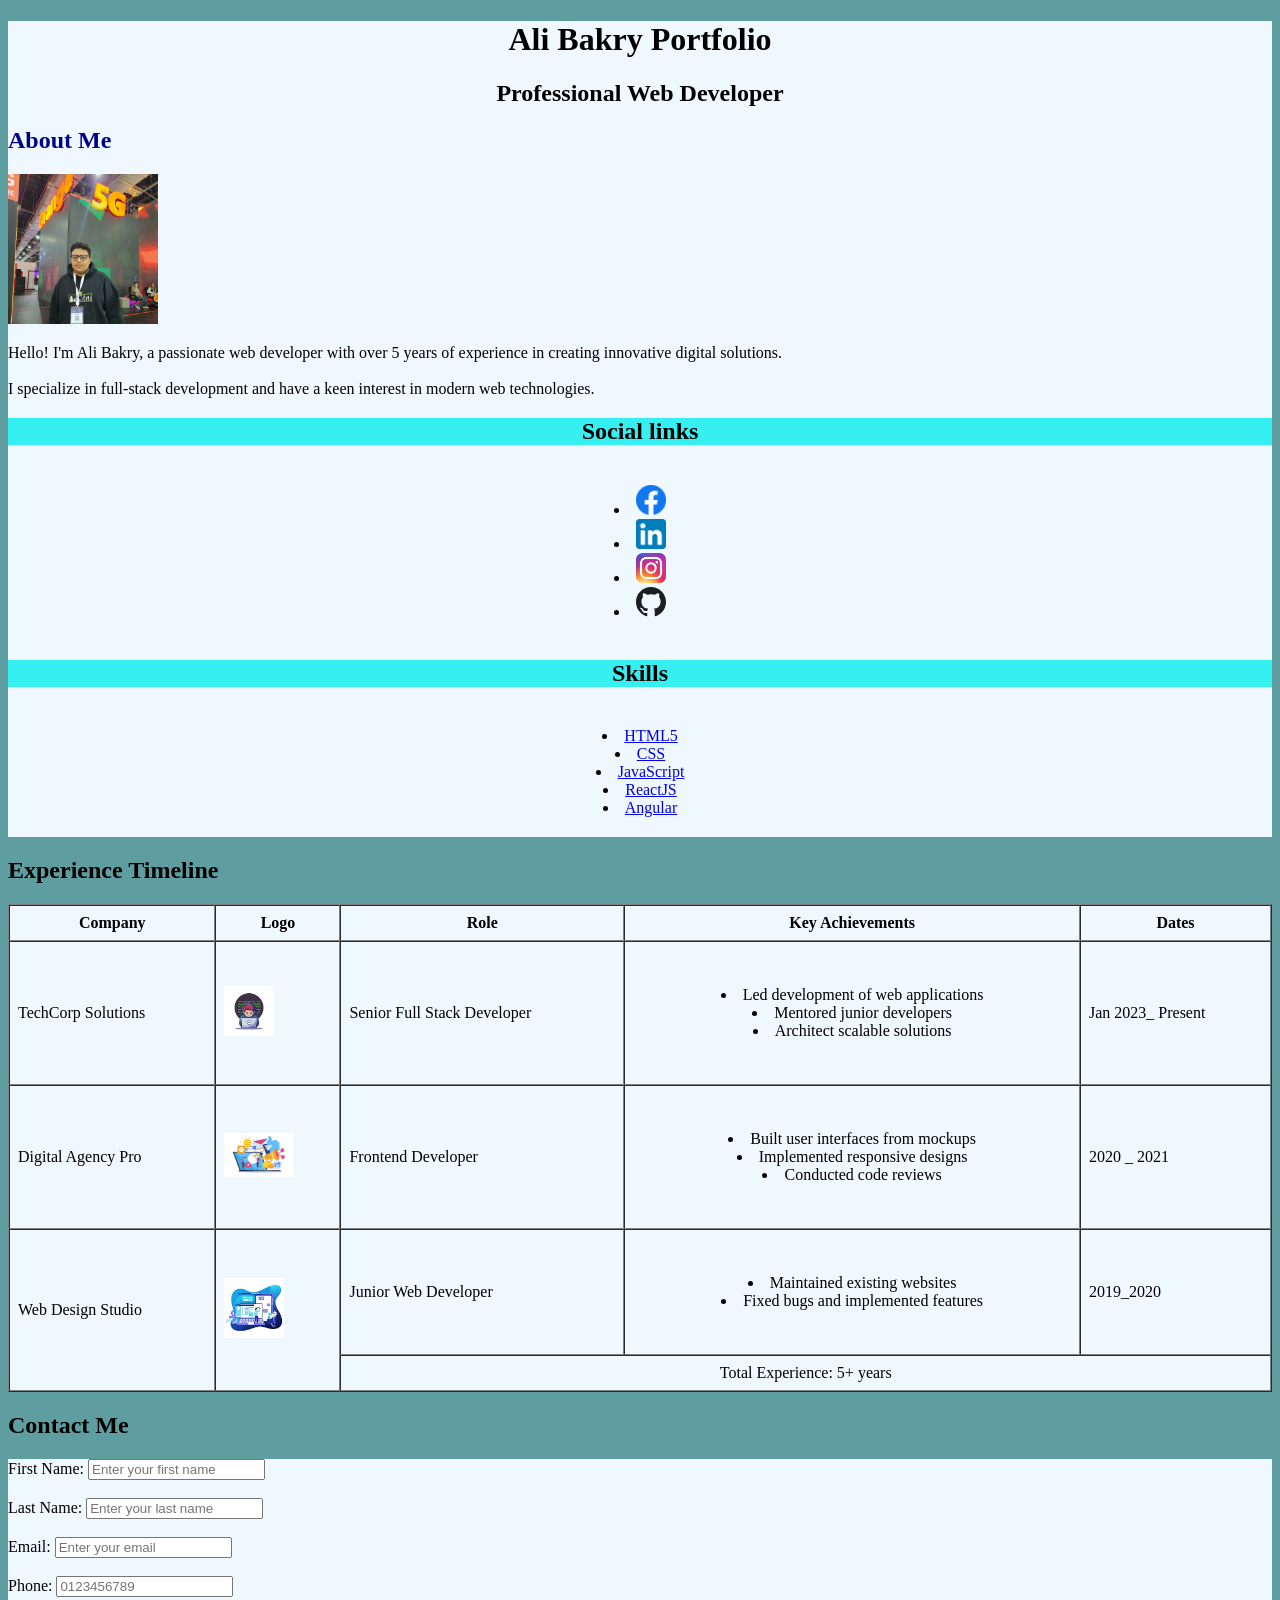
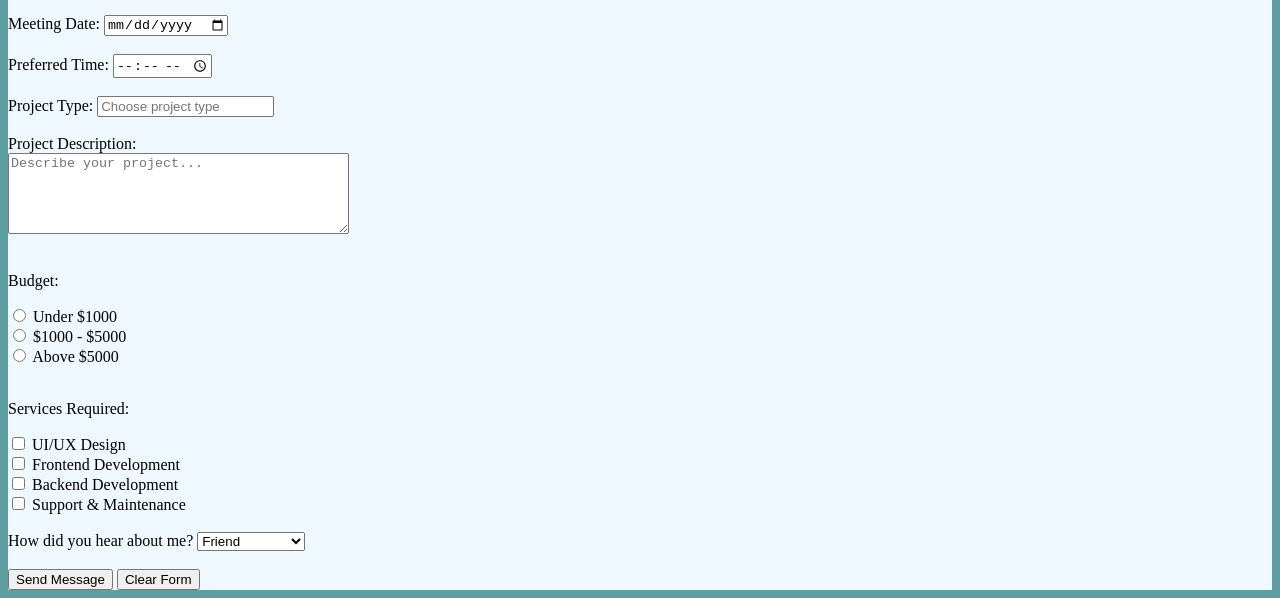
<file: Ali-bakry-Portfolio/index.html>
<!DOCTYPE html>
<html lang="en">

<head>
<meta charset="UTF-8">
<meta name="viewport" content="width=device-width, initial-scale=1.0">

<title> Ali Bakry Portfolio </title>
<link rel="stylesheet" href="style.css">
</head>

<body style="background-color: cadetblue;">
<div class="sections">
<div class="sections">
    <h1 style="text-align: center;">
        Ali Bakry Portfolio
    </h1>
    <h2 style="text-align: center;">
        Professional Web Developer
    </h2>
</div>
<section id="about ">
    <h2 style="color: darkblue;">
        About Me
    </h2>
    <img src="image.jpeg" alt="Profile photo of John Doe" width="150">
    <div class="skills">

        <p style="text-align: left;">Hello! I'm Ali Bakry, a passionate web developer with over 5 years of
            experience in creating innovative digital solutions.
            <br><br>
            I specialize in full-stack development and have a keen interest in modern web technologies.
        </p>
        <h2 style="background-color: rgba(5, 238, 238, 0.789);">Social links</h2>
        <ul>
            <li><a href="https://facebook.com" target="_blank">
<img src="facebook.png" alt="facebook link" width="30px">
            </a></li>
            <li><a href="https://linkedin.com" target="_blank">
                <img src="LinkedIn.webp" alt="linkedin link" width="30px">

            </a></li>
            <li><a href="https://instagram.com" target="_blank">
                <img src="insta.jpg" alt="instagram link" width="30px">
            </a></li>
            <li><a href="https://github.com" target="_blank">
                <img src="git.svg" alt="github link" width="30px">
            </a></li>
        </ul>

</section>
<!--skills -->

<h2 style="text-align: center; background-color:rgba(5, 238, 238, 0.789);"" >Skills</h2>
<ul style=" text-align: center;">
    <li><a href="https://developer.mozilla.org/en-US/docs/Web/HTML" target="_blank">HTML5</a></li>
    <li><a href="https://developer.mozilla.org/en-US/docs/Web/CSS" target="_blank">CSS</a></li>
    <li><a href="https://developer.mozilla.org/en-US/docs/Web/JavaScript" target="_blank">JavaScript</a></li>
    <li><a href="https://react.dev/" target="_blank">ReactJS</a></li>
    <li><a href="https://angular.io/" target="_blank">Angular</a></li>
    </ul>
    </section>
</div>
<!--expirince-->

<h2>Experience Timeline</h2>
<div class="table">
<table border="1" width="100%" cellspacing="0" cellpadding="8">
    <thead>
        <tr>
            <th>Company</th>
            <th>Logo</th>
            <th>Role</th>
            <th>Key Achievements</th>
            <th>Dates</th>
        </tr>
    </thead>
    <tbody>
        <tr>
            <td>TechCorp Solutions</td>
            <td><img src="logo1.jpg" alt="TechCorp Logo" width="50"></td>
            <td>Senior Full Stack Developer</td>
            <td>
                <ul>
                    <li>Led development of web applications</li>
                    <li>Mentored junior developers</li>
                    <li>Architect scalable solutions</li>
                </ul>
            </td>
            <td>Jan 2023_ Present</td>
        </tr>
        <tr>
            <td>Digital Agency Pro</td>
            <td><img src="logo2.webp" alt="Digital Agency Logo" width="70"></td>
            <td>Frontend Developer</td>
            <td>
                <ul>
                    <li>Built user interfaces from mockups</li>
                    <li>Implemented responsive designs</li>
                    <li>Conducted code reviews</li>
                </ul>
            </td>
            <td>2020 _ 2021</td>
        </tr>
        <tr>
            <td rowspan="2">Web Design Studio</td>
            <td rowspan="2"><img src="logo3.jpg" alt="Web Design Studio Logo" width="60"></td>
            <td>Junior Web Developer</td>
            <td>
                <ul>
                    <li>Maintained existing websites</li>
                    <li>Fixed bugs and implemented features</li>
                </ul>
            </td>
            <td>2019_2020</td>
        </tr>
        <tr>
            <td colspan="3" style="text-align:center;">Total Experience: 5+ years</td>
        </tr>
    </tbody>
</table>
</section>
</div>
<!--contact me -->

<h2>Contact Me</h2>
<div class="form">
<form action="submit.php" method="post">


    <label for="fname">First Name:</label>
    <input type="text" id="fname" name="fname" placeholder="Enter your first name" required>
    <br><br>

    <label for="lname">Last Name:</label>
    <input type="text" id="lname" name="lname" placeholder="Enter your last name" required>
    <br><br>

    <label for="email">Email:</label>
    <input type="email" id="email" name="email" placeholder="Enter your email" required>
    <br><br>

    <label for="phone">Phone:</label>
    <input type="tel" id="phone" name="phone" placeholder="0123456789">
    <br><br>

    <label for="meetingDate">Meeting Date:</label>
    <input type="date" id="meetingDate" name="meetingDate">
    <br><br>

    <label for="time">Preferred Time:</label>
    <input type="time" id="time" name="time">
    <br><br>


    <label for="projectType">Project Type:</label>
    <input list="projectOptions" id="projectType" name="projectType" placeholder="Choose project type">
    <datalist id="projectOptions">
        <option value="Web Development">
        <option value="Mobile App Development">
        <option value="UI/UX Design">
    </datalist>
    <br><br>

    <label for="description">Project Description:</label><br>
    <textarea id="description" name="description" rows="5" cols="40"
        placeholder="Describe your project..."></textarea>
    <br><br>

    <p>Budget:</p>
    <input type="radio" id="budget1" name="budget" value="Under $1000">
    <label for="budget1">Under $1000</label><br>

    <input type="radio" id="budget2" name="budget" value="$1000 - $5000">
    <label for="budget2">$1000 - $5000</label><br>

    <input type="radio" id="budget3" name="budget" value="Above $5000">
    <label for="budget3">Above $5000</label>
    <br><br>

    <p>Services Required:</p>
    <input type="checkbox" id="ux" name="services" value="UI/UX Design">
    <label for="ux">UI/UX Design</label><br>

    <input type="checkbox" id="frontend" name="services" value="Frontend Development">
    <label for="frontend">Frontend Development</label><br>

    <input type="checkbox" id="backend" name="services" value="Backend Development">
    <label for="backend">Backend Development</label><br>

    <input type="checkbox" id="support" name="services" value="Support">
    <label for="support">Support & Maintenance</label>
    <br><br>

    <label for="hear">How did you hear about me?</label>
    <select id="hear" name="hear">
        <option value="friend">Friend</option>
        <option value="social">Social Media</option>
        <option value="ads">Advertisement</option>
        
    </select>
    <br><br>


    <input type="submit" value="Send Message">
    <input type="reset" value="Clear Form">

</form>
</div>






</div>
</body>

</html>
</file>
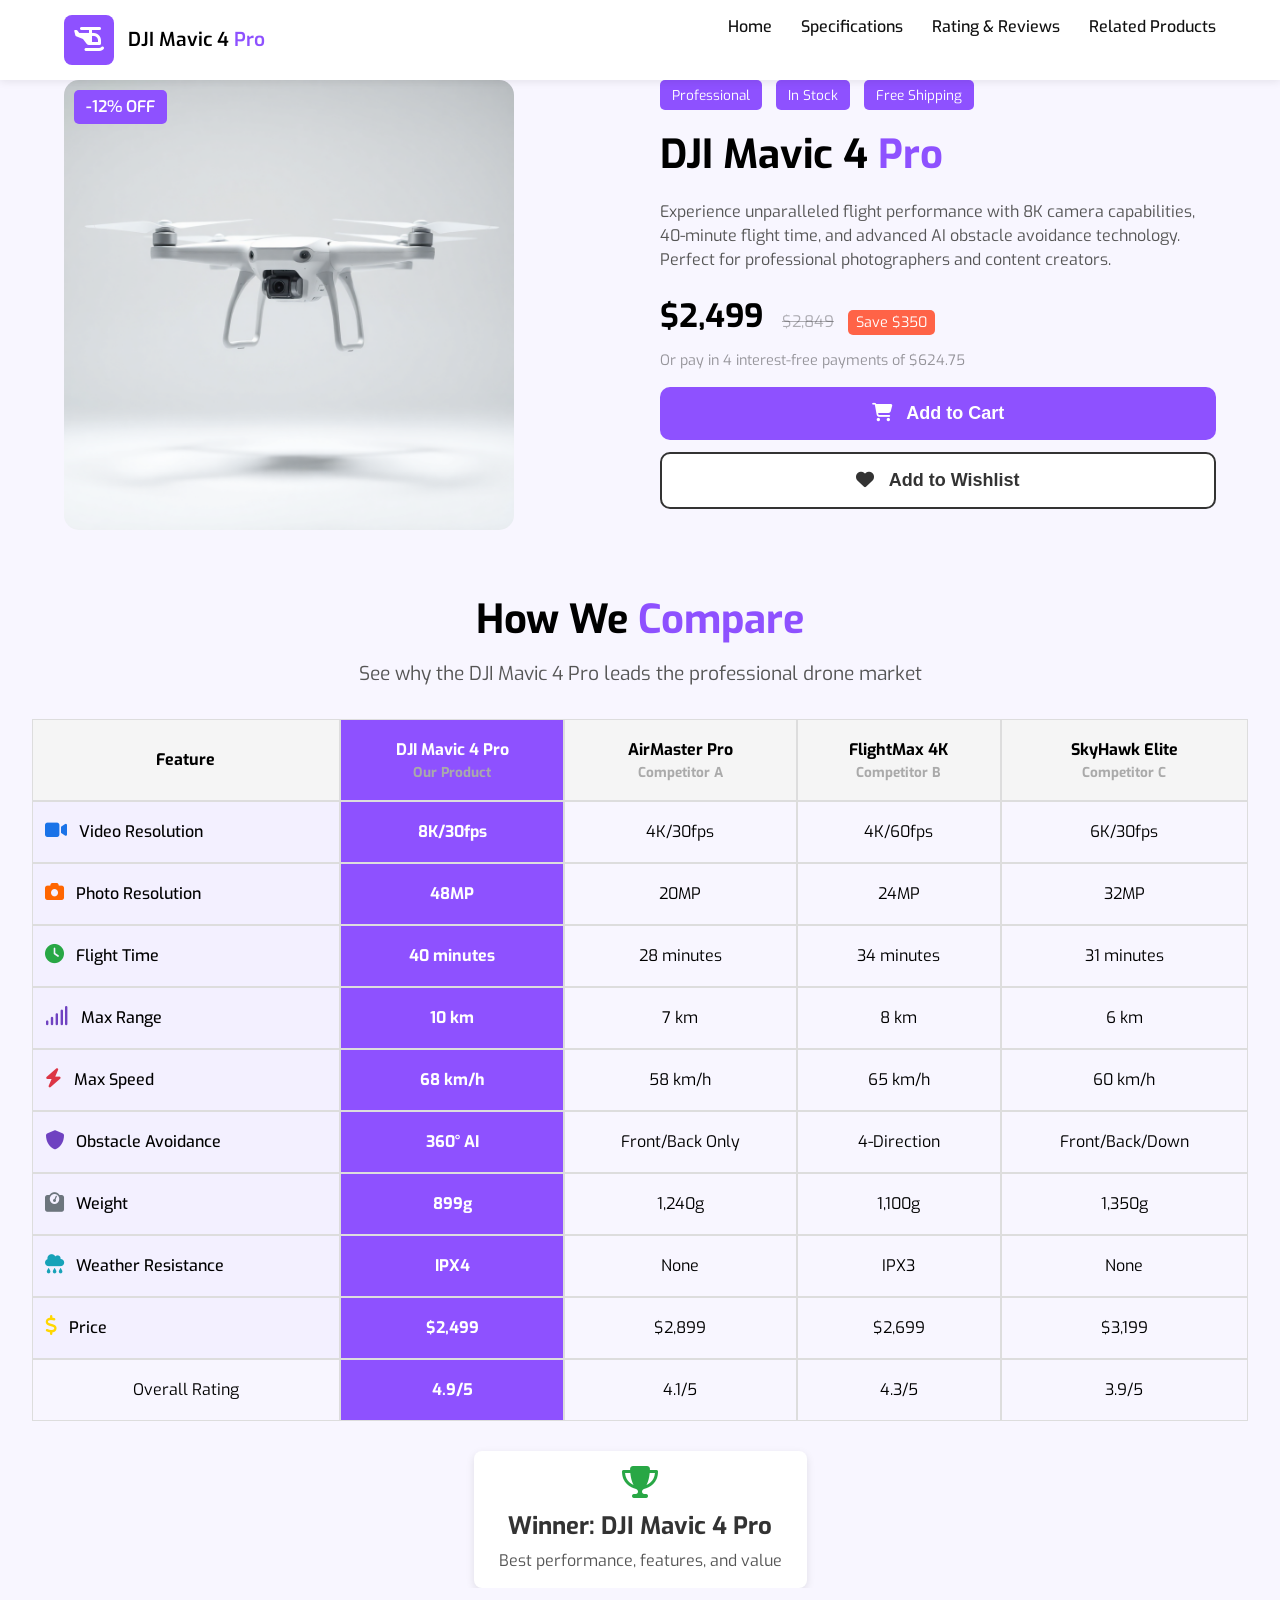
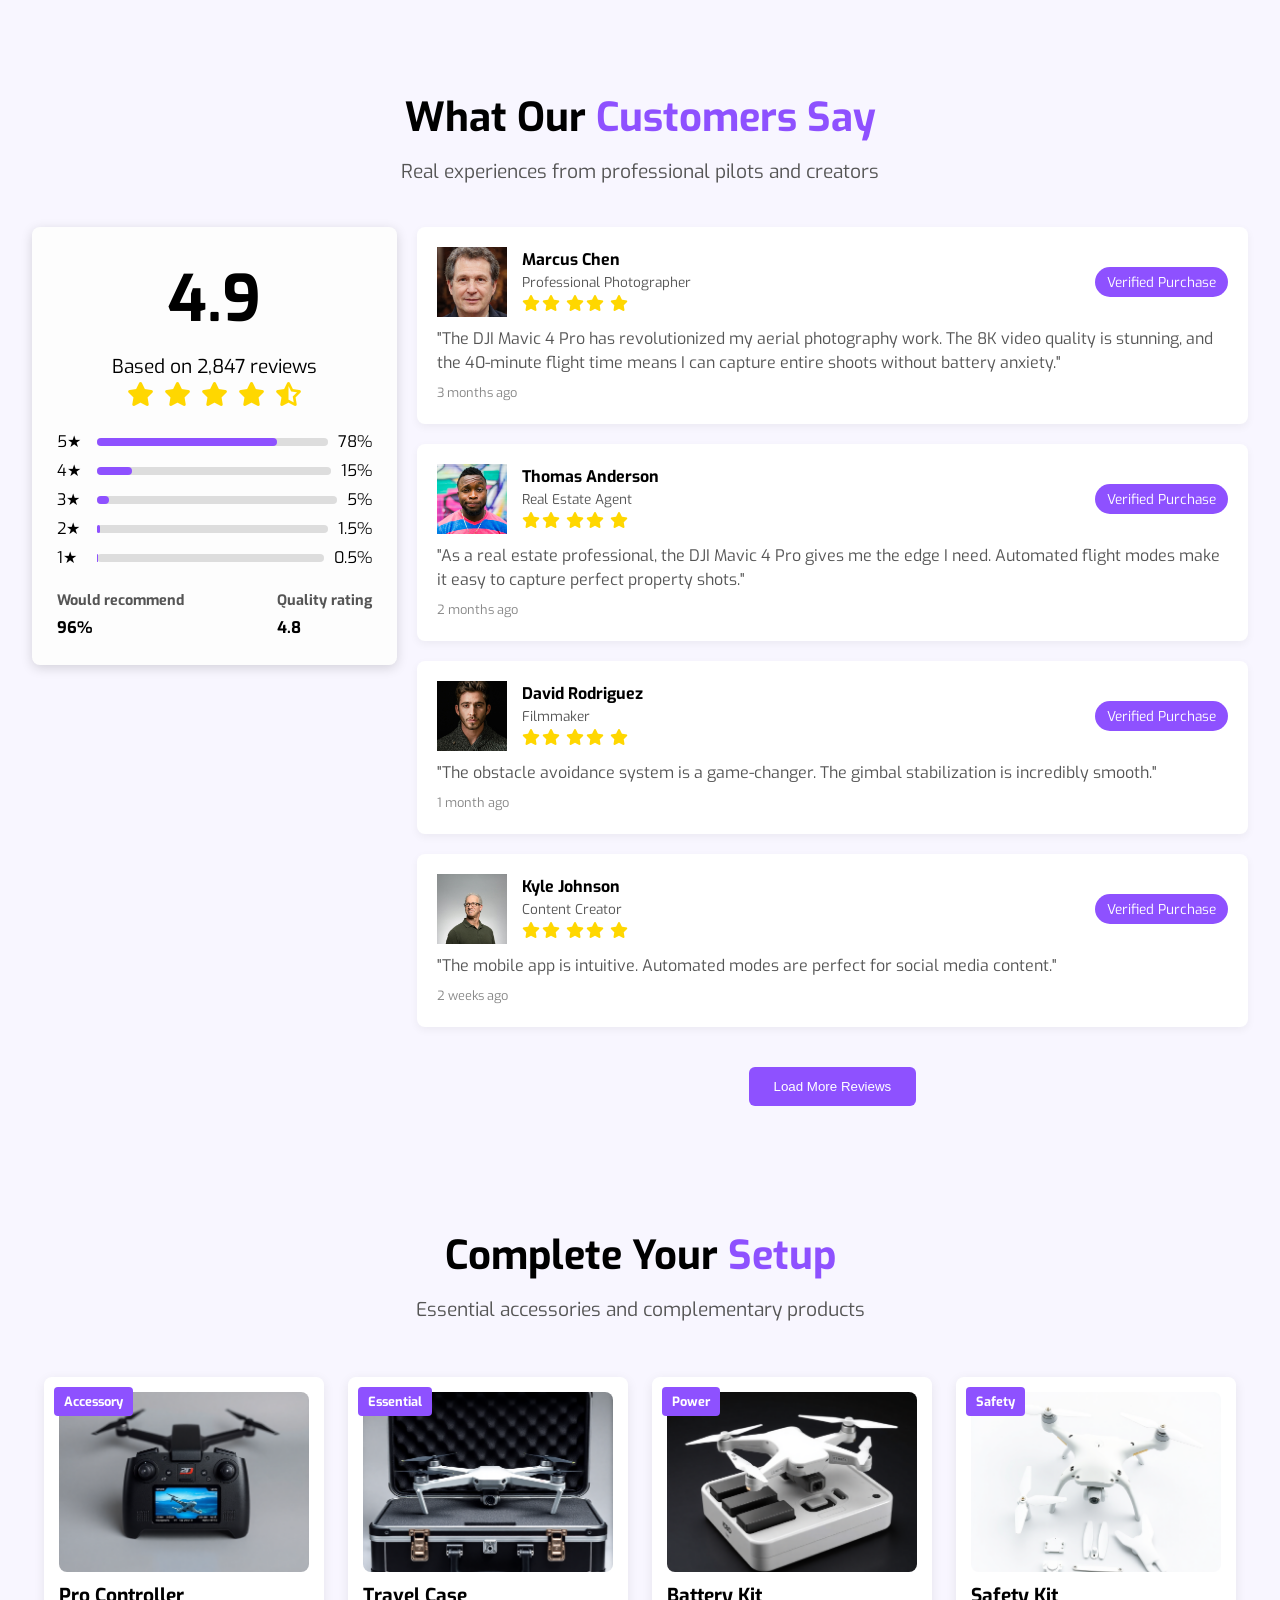
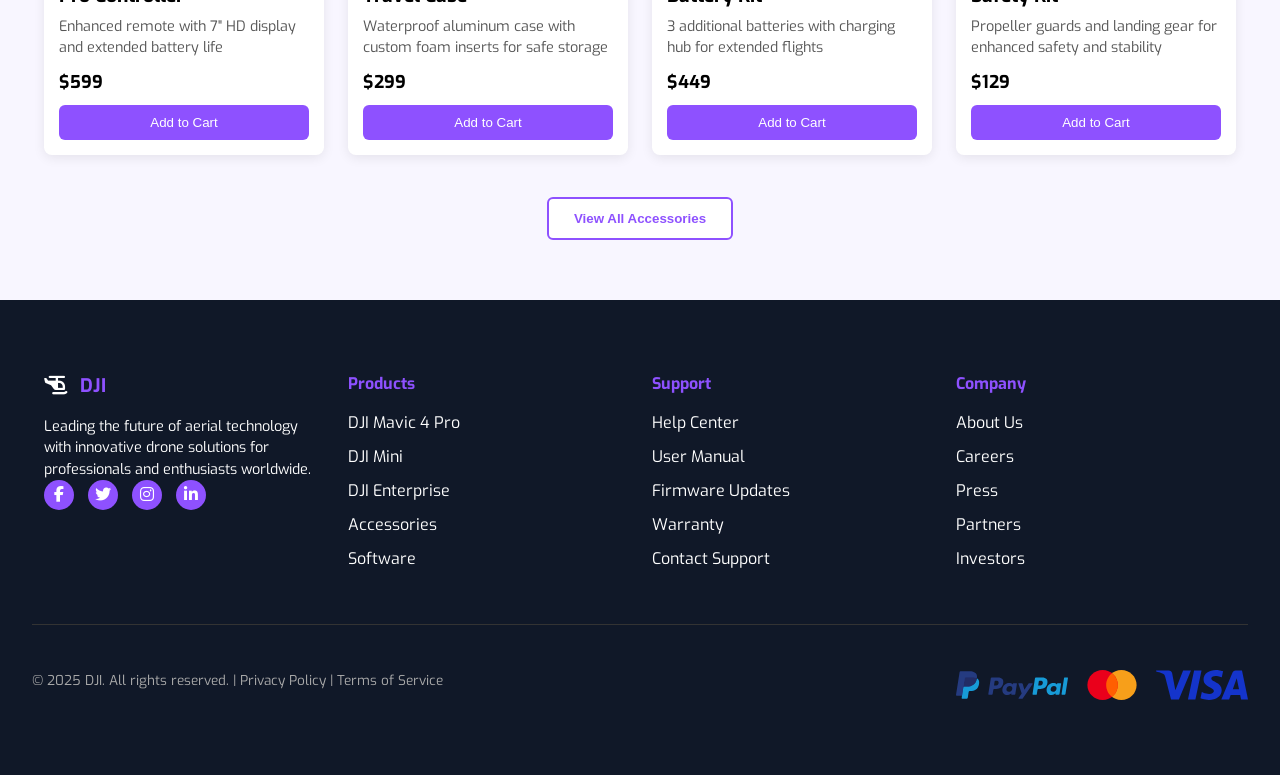
<file: DJI-Mavic4- Pro/index.html>
<!DOCTYPE html>
<html lang="en">
<head>
  <meta charset="UTF-8">
  <meta name="viewport" content="width=device-width, initial-scale=1.0">
  <title>DJI Mavic 4 Pro</title>
  <link href="https://fonts.googleapis.com/css2?family=Exo:wght@400;600&display=swap" rel="stylesheet" />
  <link
    rel="stylesheet"
    href="https://cdnjs.cloudflare.com/ajax/libs/font-awesome/6.6.0/css/all.min.css"
  />
  <link rel="stylesheet" href="style.css" />
</head>
<body>
   <!-- Navbar -->
  <nav class="navbar">
    <div class="nav-container">
      <div class="nav-left">
        <span class="icon-box"><i class="fas fa-helicopter"></i></span>
        <span class="logo-text">DJI Mavic 4 <span class="highlight">Pro</span></span>
      </div>
      <div class="nav-right">
        <a href="#">Home</a>
        <a href="#">Specifications</a>
        <a href="#">Rating & Reviews</a>
        <a href="#">Related Products</a>
      </div>
      <div style="clear: both;"></div>
    </div>
  </nav>

  <!-- Hero Section -->
   <section id="hero" class="hero">
  <div class="hero-container">
    <!-- عمود الصورة -->
    <div class="hero-image">
      <div class="discount-badge">-12% OFF</div>
      <img src="hero-img-CYauTLx2.png" alt="DJI Mavic 4 Pro">
    </div>

    <!-- عمود النص -->
    <div class="hero-text">
      <div class="badges">
        <span class="badge">Professional</span>
        <span class="badge">In Stock</span>
        <span class="badge">Free Shipping</span>
      </div>

      <h1>DJI Mavic 4 <span class="highlight">Pro</span></h1>

      <p class="hero-description">
        Experience unparalleled flight performance with 8K camera capabilities, 40-minute flight time,
        and advanced AI obstacle avoidance technology. Perfect for professional photographers and content creators.
      </p>

      <div class="hero-pricing">
        <span class="current-price">$2,499</span>
        <span class="old-price">$2,849</span>
        <span class="save-price">Save $350</span>
      </div>

      <p class="payment-info">
        Or pay in 4 interest-free payments of $624.75
      </p>

      
      <div class="product-actions">
        <button class="btn btn-cart">
          <i class="fas fa-shopping-cart"></i> Add to Cart
        </button>
        <button class="btn btn-wishlist">
          <i class="fas fa-heart"></i> Add to Wishlist
        </button>
      </div>
    </div>

    <div style="clear: both;"></div> <!-- clearfix -->
  </div>
</section>



<!tabl

  <!-- Table -->
<div class="comparison-section">

  <!-- Header -->
  <div class="comparison-header">
    <h2>How We <span class="highlight">Compare</span></h2>
    <p class="comparison-subtitle">
      See why the DJI Mavic 4 Pro leads the professional drone market
    </p>
  </div>

  <!-- Table -->
  <div class="table-container">
    <table class="comparison-table">
      <thead>
        <tr>
          <th>Feature</th>
          <th class="main-product">DJI Mavic 4 Pro<br><span class="subtext">Our Product</span></th>
          <th>AirMaster Pro<br><span class="subtext">Competitor A</span></th>
          <th>FlightMax 4K<br><span class="subtext">Competitor B</span></th>
          <th>SkyHawk Elite<br><span class="subtext">Competitor C</span></th>
        </tr>
      </thead>
      <tbody>
        <tr>
          <td class="feature-highlight video"><i class="fa-solid fa-video icon"></i> Video Resolution</td>
          <td class="main-product">8K/30fps</td>
          <td>4K/30fps</td>
          <td>4K/60fps</td>
          <td>6K/30fps</td>
        </tr>
        <tr>
          <td class="feature-highlight photo"><i class="fa-solid fa-camera icon"></i> Photo Resolution</td>
          <td class="main-product">48MP</td>
          <td>20MP</td>
          <td>24MP</td>
          <td>32MP</td>
        </tr>
        <tr>
          <td class="feature-highlight flight-time"><i class="fa-solid fa-clock icon"></i> Flight Time</td>
          <td class="main-product">40 minutes</td>
          <td>28 minutes</td>
          <td>34 minutes</td>
          <td>31 minutes</td>
        </tr>
        <tr>
          <td class="feature-highlight max-range"><i class="fa-solid fa-signal icon"></i> Max Range</td>
          <td class="main-product">10 km</td>
          <td>7 km</td>
          <td>8 km</td>
          <td>6 km</td>
        </tr>
        <tr>
          <td class="feature-highlight max-speed"><i class="fa-solid fa-bolt icon"></i> Max Speed</td>
          <td class="main-product">68 km/h</td>
          <td>58 km/h</td>
          <td>65 km/h</td>
          <td>60 km/h</td>
        </tr>
        <tr>
          <td class="feature-highlight obstacle"><i class="fa-solid fa-shield icon"></i> Obstacle Avoidance</td>
          <td class="main-product">360° AI</td>
          <td>Front/Back Only</td>
          <td>4-Direction</td>
          <td>Front/Back/Down</td>
        </tr>
        <tr>
          <td class="feature-highlight weight"><i class="fa-solid fa-weight-scale icon"></i> Weight</td>
          <td class="main-product">899g</td>
          <td>1,240g</td>
          <td>1,100g</td>
          <td>1,350g</td>
        </tr>
        <tr>
          <td class="feature-highlight weather"><i class="fa-solid fa-cloud-rain icon"></i> Weather Resistance</td>
          <td class="main-product">IPX4</td>
          <td>None</td>
          <td>IPX3</td>
          <td>None</td>
        </tr>
        <tr>
          <td class="feature-highlight price"><i class="fa-solid fa-dollar-sign icon"></i> Price</td>
          <td class="main-product">$2,499</td>
          <td>$2,899</td>
          <td>$2,699</td>
          <td>$3,199</td>
        </tr>
        <tr class="rating-row">
          <td>Overall Rating</td>
          <td class="main-product">4.9/5</td>
          <td>4.1/5</td>
          <td>4.3/5</td>
          <td>3.9/5</td>
        </tr>
      </tbody>
    </table>

    <!-- Winner Section -->
    <div class="winner-container">
      <i class="fa-solid fa-trophy winner-icon"></i>
      <div class="winner-text">
        <h3>Winner: DJI Mavic 4 Pro</h3>
        <p>Best performance, features, and value</p>
      </div>
    </div>

  </div>
</div>
      
<!Review>
<div id="customer-reviews">

  <!-- Section Header -->
  <div class="reviews-header">
    <h2><span class="black-text">What Our</span> <span class="highlight">Customers Say</span></h2>
    <p>Real experiences from professional pilots and creators</p>
  </div>

  <div class="reviews-grid">

    <!-- Review Summary Column -->
    <div class="review-summary-column">
      <div class="review-summary-box">
        <div class="average-rating">
          <span class="rating-number">4.9</span>
          <span class="review-count">Based on 2,847 reviews</span>
          <div class="stars">
            <i class="fa-solid fa-star"></i>
            <i class="fa-solid fa-star"></i>
            <i class="fa-solid fa-star"></i>
            <i class="fa-solid fa-star"></i>
            <i class="fa-solid fa-star-half-stroke"></i>
          </div>
        </div>

        <div class="rating-breakdown">
          <div class="rating-row"><span>5★</span><div class="progress-bar"><div class="fill" style="width:78%"></div></div><span>78%</span></div>
          <div class="rating-row"><span>4★</span><div class="progress-bar"><div class="fill" style="width:15%"></div></div><span>15%</span></div>
          <div class="rating-row"><span>3★</span><div class="progress-bar"><div class="fill" style="width:5%"></div></div><span>5%</span></div>
          <div class="rating-row"><span>2★</span><div class="progress-bar"><div class="fill" style="width:1.5%"></div></div><span>1.5%</span></div>
          <div class="rating-row"><span>1★</span><div class="progress-bar"><div class="fill" style="width:0.5%"></div></div><span>0.5%</span></div>
        </div>

        <div class="final-summary">
          <div class="final-col">
            <h4>Would recommend</h4>
            <p>96%</p>
          </div>
          <div class="final-col">
            <h4>Quality rating</h4>
            <p>4.8</p>
          </div>
        </div>
      </div>
    </div>

    <!-- Individual Reviews Column -->
    <div class="individual-reviews-column">

      <!-- Review Card -->
      <div class="review-card">
        <div class="review-header">
          <img src="avatar-1-DZTe_nEx.png" alt="Marcus Chen">
          <div class="reviewer-info">
            <span class="name">Marcus Chen</span>
            <span class="job">Professional Photographer</span>
            <span class="stars">
              <i class="fa-solid fa-star"></i><i class="fa-solid fa-star"></i>
              <i class="fa-solid fa-star"></i><i class="fa-solid fa-star"></i>
              <i class="fa-solid fa-star"></i>
            </span>
          </div>
          <span class="verified">Verified Purchase</span>
        </div>
        <p class="review-text">
          "The DJI Mavic 4 Pro has revolutionized my aerial photography work. The 8K video quality is stunning, and the 40-minute flight time means I can capture entire shoots without battery anxiety."
        </p>
        <span class="review-date">3 months ago</span>
      </div>

      <div class="review-card">
        <div class="review-header">
          <img src="avatar-2-DvihTPKl.jpg" alt="Thomas Anderson">
          <div class="reviewer-info">
            <span class="name">Thomas Anderson</span>
            <span class="job">Real Estate Agent</span>
            <span class="stars">
              <i class="fa-solid fa-star"></i><i class="fa-solid fa-star"></i>
              <i class="fa-solid fa-star"></i><i class="fa-solid fa-star"></i>
              <i class="fa-solid fa-star"></i>
            </span>
          </div>
          <span class="verified">Verified Purchase</span>
        </div>
        <p class="review-text">
          "As a real estate professional, the DJI Mavic 4 Pro gives me the edge I need. Automated flight modes make it easy to capture perfect property shots."
        </p>
        <span class="review-date">2 months ago</span>
      </div>

      <div class="review-card">
        <div class="review-header">
          <img src="avatar-3-CwUcGkzI.jpg" alt="David Rodriguez">
          <div class="reviewer-info">
            <span class="name">David Rodriguez</span>
            <span class="job">Filmmaker</span>
            <span class="stars">
              <i class="fa-solid fa-star"></i><i class="fa-solid fa-star"></i>
              <i class="fa-solid fa-star"></i><i class="fa-solid fa-star"></i>
              <i class="fa-solid fa-star"></i>
            </span>
          </div>
          <span class="verified">Verified Purchase</span>
        </div>
        <p class="review-text">
          "The obstacle avoidance system is a game-changer. The gimbal stabilization is incredibly smooth."
        </p>
        <span class="review-date">1 month ago</span>
      </div>

      <div class="review-card">
        <div class="review-header">
          <img src="avatar-4-CDQD_dyw.jpg" alt="Kyle Johnson">
          <div class="reviewer-info">
            <span class="name">Kyle Johnson</span>
            <span class="job">Content Creator</span>
            <span class="stars">
              <i class="fa-solid fa-star"></i><i class="fa-solid fa-star"></i>
              <i class="fa-solid fa-star"></i><i class="fa-solid fa-star"></i>
              <i class="fa-solid fa-star"></i>
            </span>
          </div>
          <span class="verified">Verified Purchase</span>
        </div>
        <p class="review-text">
          "The mobile app is intuitive. Automated modes are perfect for social media content."
        </p>
        <span class="review-date">2 weeks ago</span>
      </div>

      <button class="load-more-btn">Load More Reviews</button>

    </div>

  </div>
</div>
 <!product>

<div id="related-products">

  <!-- Section Header -->
  <div class="related-header">
    <h2><span class="black-text">Complete Your</span> <span class="highlight">Setup</span></h2>
    <p>Essential accessories and complementary products</p>
  </div>

  <!-- Products Grid -->
  <div class="products-grid">

    <!-- Product Card 1 -->
    <div class="product-card">
      <div class="badge">Accessory</div>
      <img src="related-products-1-D4JR6uDa.png" alt="Pro Controller">
      <h3>Pro Controller</h3>
      <p>Enhanced remote with 7" HD display and extended battery life</p>
      <span class="price">$599</span>
      <button class="add-cart-btn">Add to Cart</button>
    </div>

    <!-- Product Card 2 -->
    <div class="product-card">
      <div class="badge">Essential</div>
      <img src="related-products-2-OSxMogX9.png" alt="Travel Case">
      <h3>Travel Case</h3>
      <p>Waterproof aluminum case with custom foam inserts for safe storage</p>
      <span class="price">$299</span>
      <button class="add-cart-btn">Add to Cart</button>
    </div>

    <!-- Product Card 3 -->
    <div class="product-card">
      <div class="badge">Power</div>
      <img src="related-products-3-DDld9RDW.png" alt="Battery Kit">
      <h3>Battery Kit</h3>
      <p>3 additional batteries with charging hub for extended flights</p>
      <span class="price">$449</span>
      <button class="add-cart-btn">Add to Cart</button>
    </div>

    <!-- Product Card 4 -->
    <div class="product-card">
      <div class="badge">Safety</div>
      <img src="related-products-4-bI1kHqI6.png" alt="Safety Kit">
      <h3>Safety Kit</h3>
      <p>Propeller guards and landing gear for enhanced safety and stability</p>
      <span class="price">$129</span>
      <button class="add-cart-btn">Add to Cart</button>
    </div>

    <div style="clear: both;"></div>

    <!-- View All Accessories Button -->
    <button class="view-all-btn">View All Accessories</button>

  </div>
</div>


<!----Footer-->
<footer class="footer">
  <div class="footer-container">

    <!-- About Column -->
    <div class="footer-column about">
      <h3><i class="fa-solid fa-helicopter"></i> DJI</h3>
      <p>Leading the future of aerial technology with innovative drone solutions for professionals and enthusiasts worldwide.</p>
      <div class="social-links">
        <a href="#" target="_blank"><i class="fa-brands fa-facebook-f"></i></a>
        <a href="#" target="_blank"><i class="fa-brands fa-twitter"></i></a>
        <a href="#" target="_blank"><i class="fa-brands fa-instagram"></i></a>
        <a href="#" target="_blank"><i class="fa-brands fa-linkedin-in"></i></a>
      </div>
    </div>

    <!-- Products Column -->
    <div class="footer-column">
      <h4>Products</h4>
      <ul>
        <li>DJI Mavic 4 Pro</li>
        <li>DJI Mini</li>
        <li>DJI Enterprise</li>
        <li>Accessories</li>
        <li>Software</li>
      </ul>
    </div>

    <!-- Support Column -->
    <div class="footer-column">
      <h4>Support</h4>
      <ul>
        <li>Help Center</li>
        <li>User Manual</li>
        <li>Firmware Updates</li>
        <li>Warranty</li>
        <li>Contact Support</li>
      </ul>
    </div>

    <!-- Company Column -->
    <div class="footer-column">
      <h4>Company</h4>
      <ul>
        <li>About Us</li>
        <li>Careers</li>
        <li>Press</li>
        <li>Partners</li>
        <li>Investors</li>
      </ul>
    </div>

    <div style="clear: both;"></div>

    <hr>

    <!-- Bottom Row -->
    <div class="footer-bottom">
      <span class="copyright">© 2025 DJI. All rights reserved. | Privacy Policy | Terms of Service</span>
      <span class="payments">
        <img src="download (2).svg" alt="PayPal">
        <img src="download.svg" alt="Mastercard">
        <img src="download (1).svg" alt="Visa">
      </span>
    </div>

  </div>
</footer>


</body>
</html>
</file>
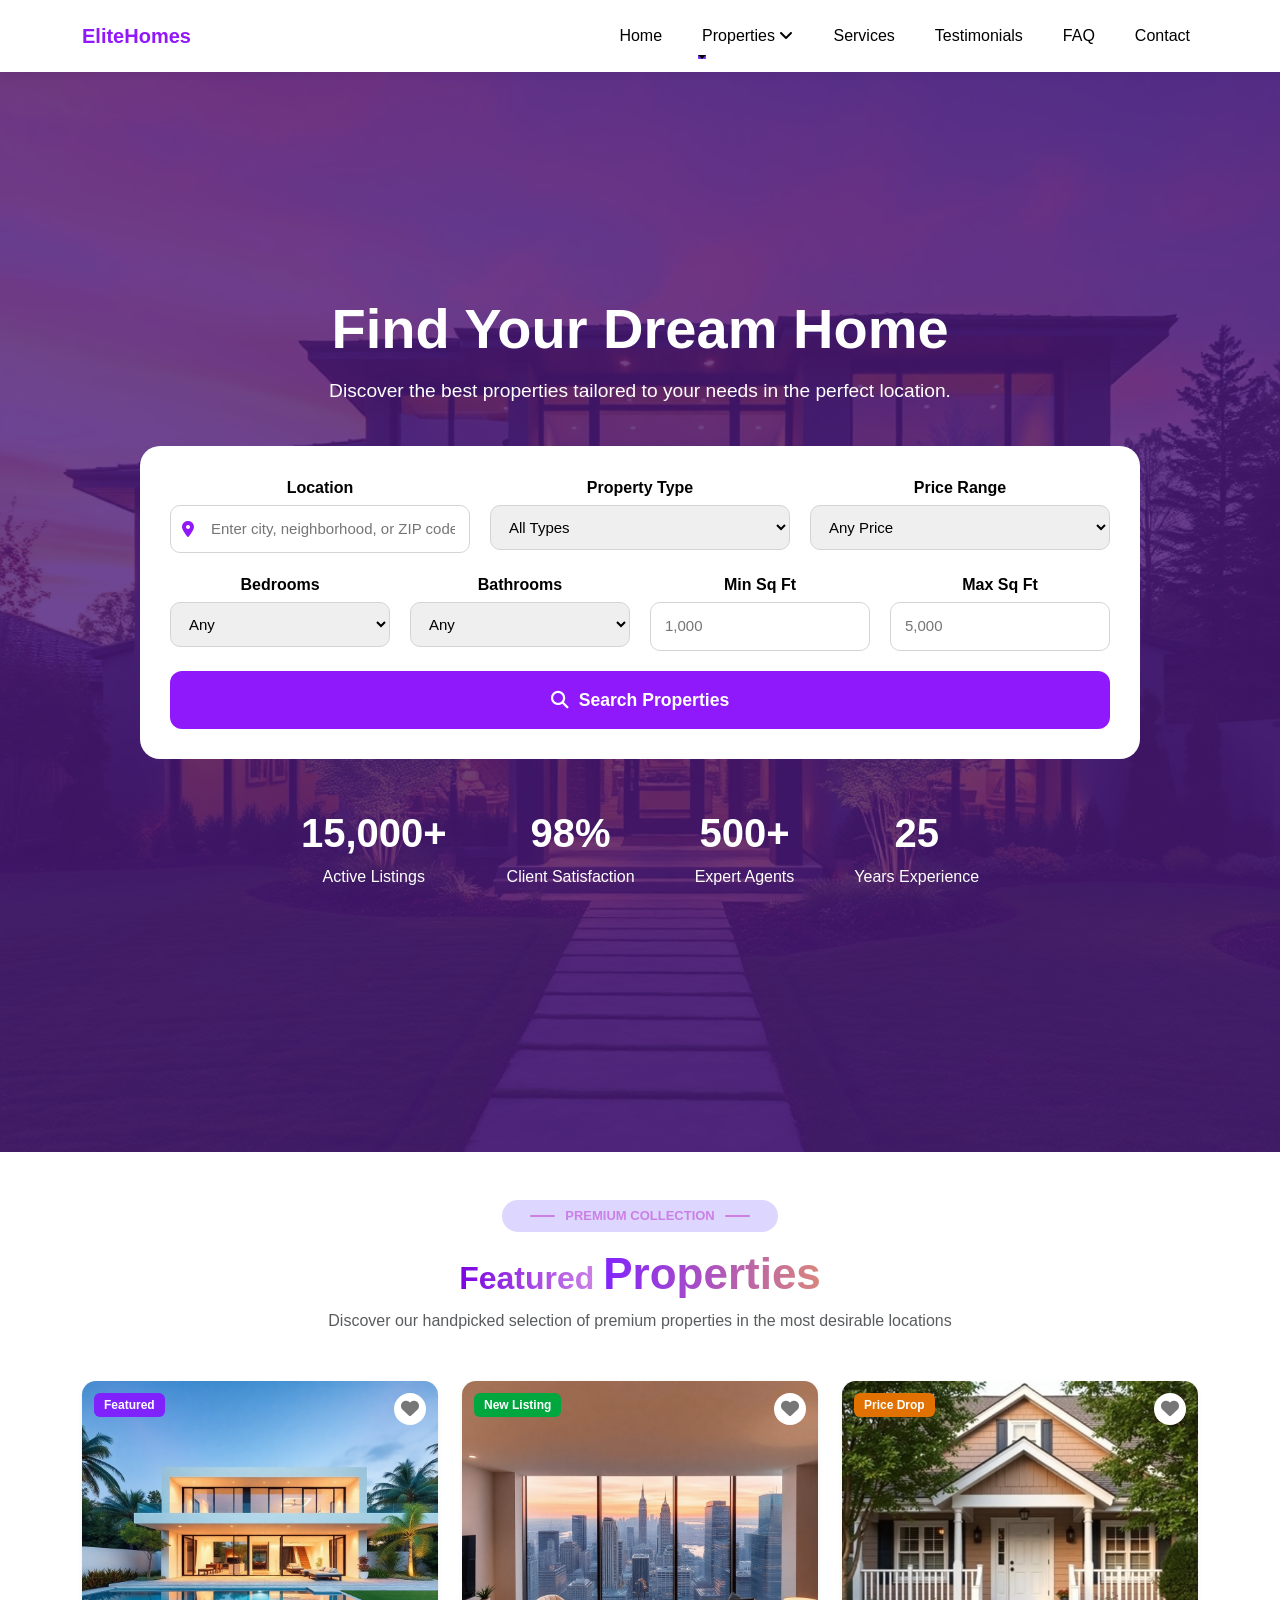
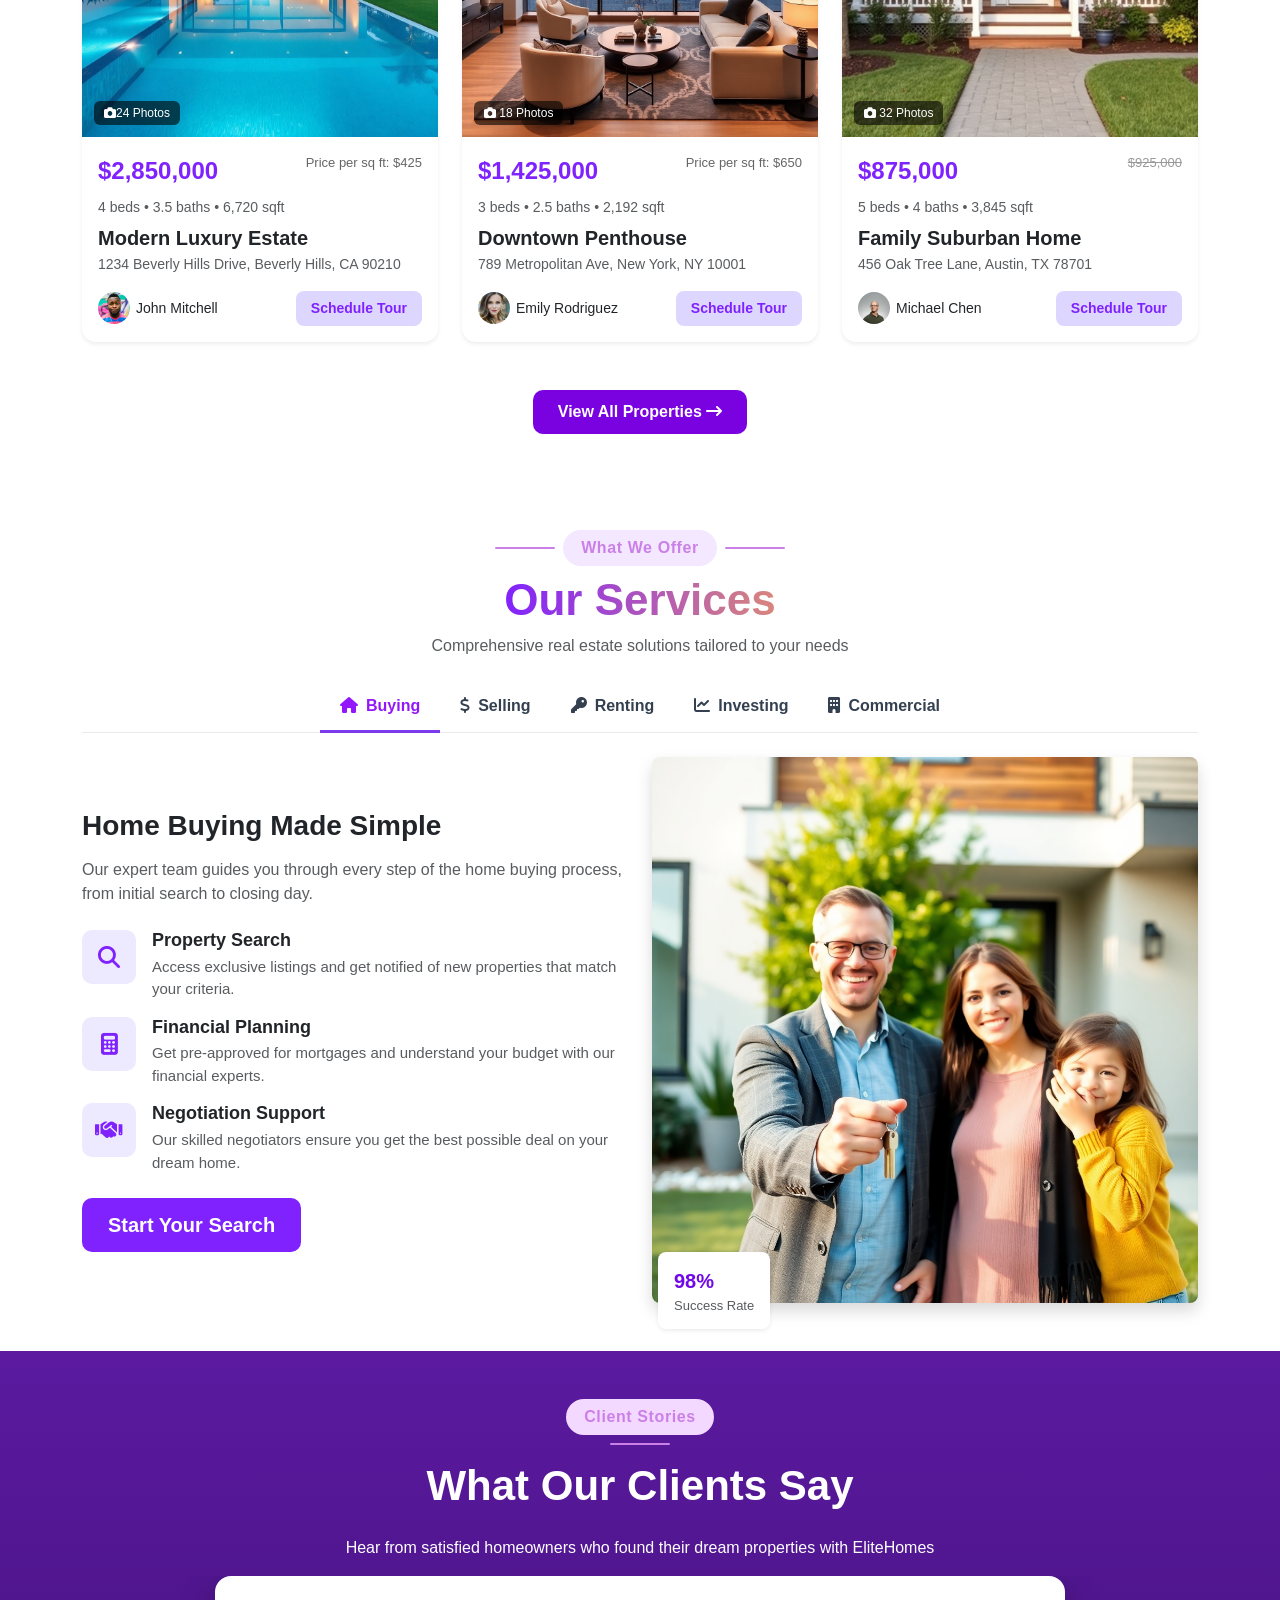
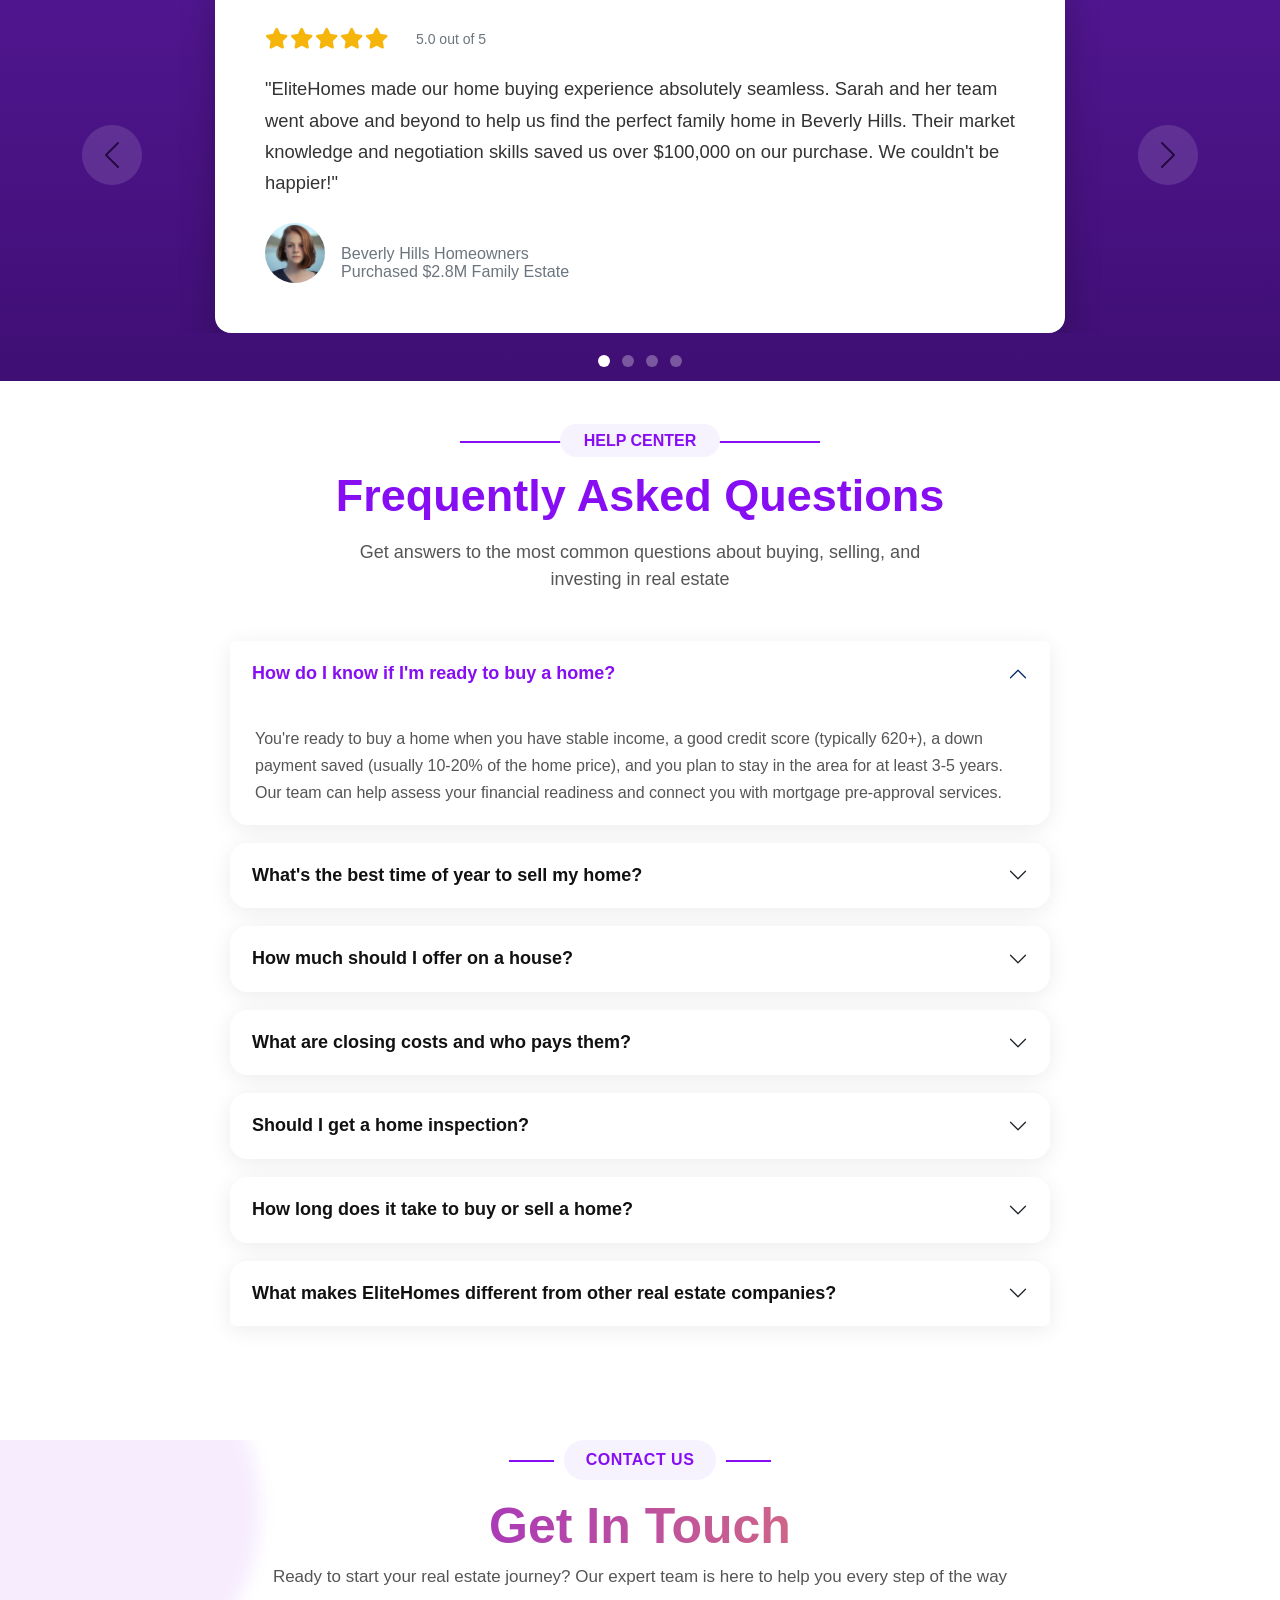
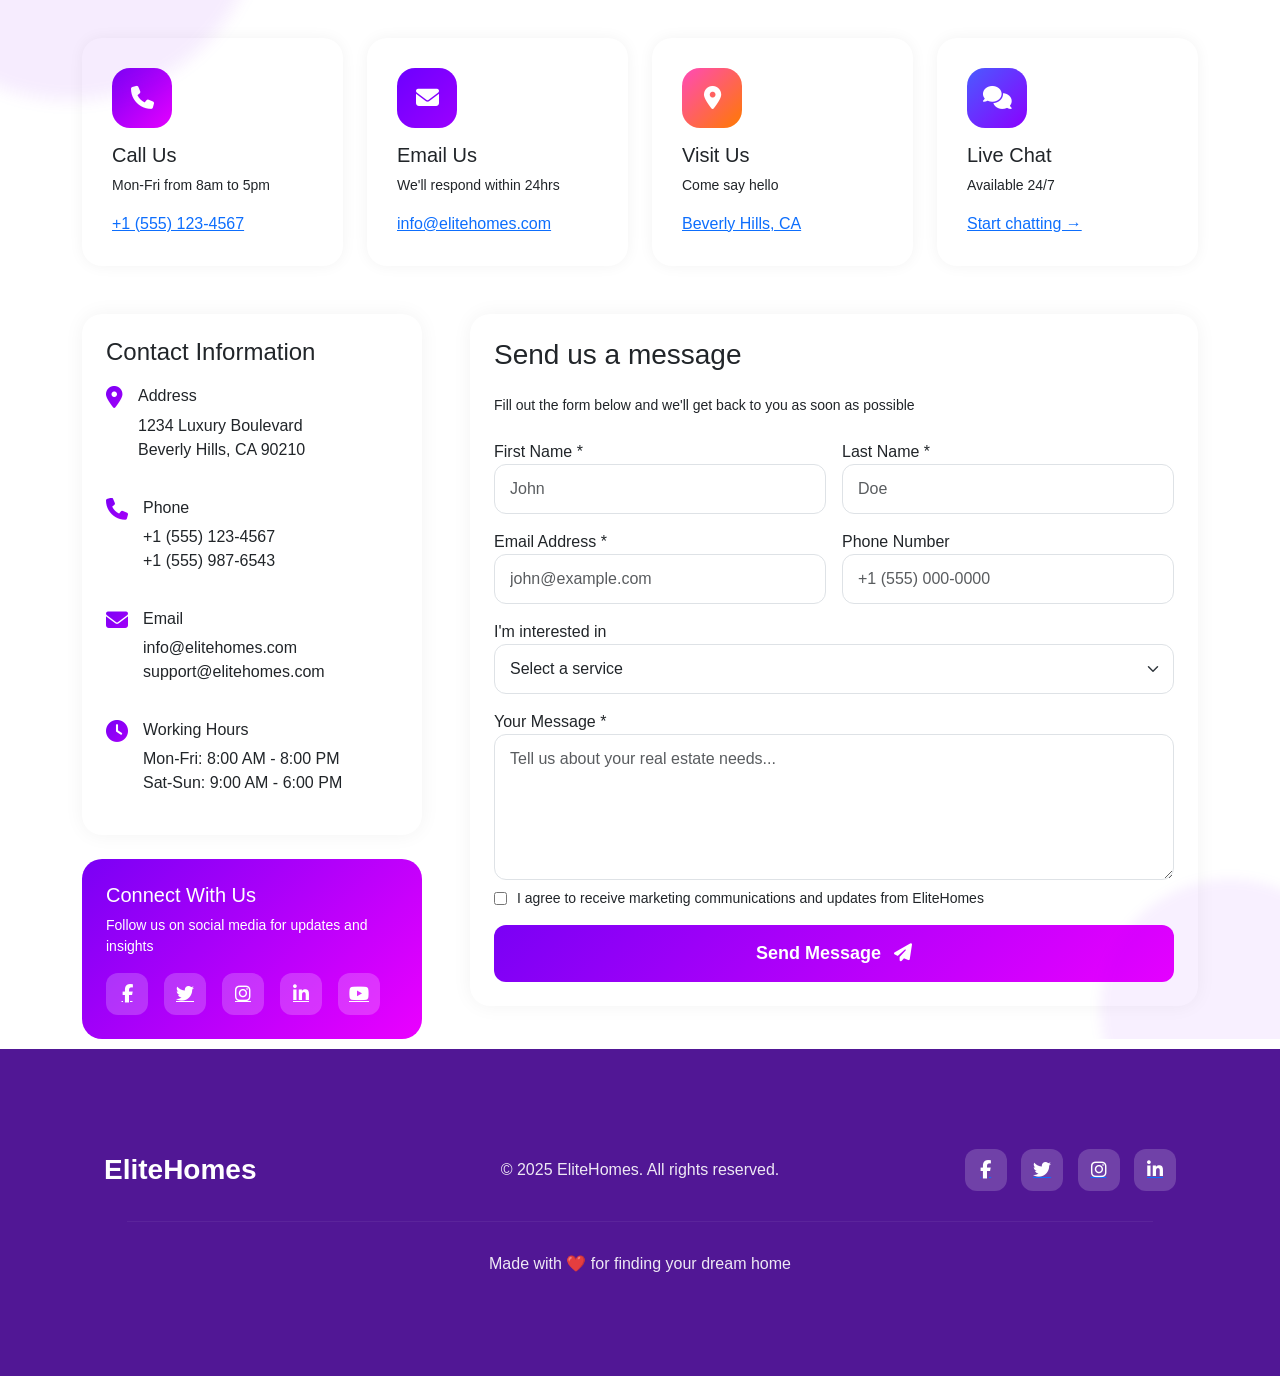
<file: elitehome/index.html>
<!-- ========== index.html ========== -->
<!DOCTYPE html>
<html lang="en">
<head>
    <meta charset="UTF-8">
    <meta name="viewport" content="width=device-width, initial-scale=1.0">
    <title>EliteHomes</title>

    <!-- Bootstrap -->
    <link href="https://cdn.jsdelivr.net/npm/bootstrap@5.3.3/dist/css/bootstrap.min.css" rel="stylesheet">
    <!-- Font Awesome -->
    <link rel="stylesheet" href="https://cdnjs.cloudflare.com/ajax/libs/font-awesome/6.5.0/css/all.min.css">
    <!-- Custom CSS -->
    <link rel="stylesheet" href="style.css">
</head>
<body>

    <!-- NAVBAR -->
    <nav class="navbar navbar-expand-lg main-nav py-3">
        <div class="container">
            <a class="navbar-brand" href="#">EliteHomes</a>
            <button class="navbar-toggler" type="button" data-bs-toggle="collapse" data-bs-target="#mainNav">
                <i class="fa-solid fa-bars"></i>
            </button>
            <div class="collapse navbar-collapse" id="mainNav">
                <ul class="navbar-nav ms-auto mb-2 mb-lg-0 gap-lg-4">
                    <li class="nav-item"><a class="nav-link" href="#">Home</a></li>
                    <li class="nav-item dropdown mega-parent">
                        <a class="nav-link dropdown-toggle" href="#" role="button" data-bs-toggle="dropdown">Properties <i><i class="fa-solid fa-angle-down"></i></i></a>
                        <div class="dropdown-menu mega-menu p-4">
                            <div class="row">
                                <!-- Column 1: Featured Properties -->
                                <div class="col-lg-3">
                                    <h6 class="menu-title">Featured Properties</h6>
                                    <div class="menu-card">
                                        <img src="luxury-villa.jpeg" alt="Luxury Home">
                                        <div class="menu-card-text">Luxury Home<br>$2.5M • 5 beds • 4 baths</div>
                                    </div>
                                    <div class="menu-card">
                                        <img src="modern-apartment.jpeg" alt="Modern Apartment">
                                        <div class="menu-card-text">Modern Apartment<br>$850K • 2 beds • 2 baths</div>
                                    </div>
                                </div>
                                <!-- Column 2: Property Types -->
                                <div class="col-lg-3">
                                    <h6 class="menu-title">Property Types</h6>
                                    <ul class="menu-list list-unstyled">
                                        <li><i class="fa-solid fa-house"></i> Single Family Homes</li>
                                        <li><i class="fa-solid fa-building"></i> Apartments</li>
                                        <li><i class="fa-solid fa-warehouse"></i> Condominiums</li>
                                        <li><i class="fa-solid fa-shop"></i> Commercial</li>
                                        <li><i class="fa-solid fa-tree"></i> Land & Lots</li>
                                    </ul>
                                </div>
                                <!-- Column 3: Popular Locations -->
                                <div class="col-lg-3">
                                    <h6 class="menu-title">Popular Locations</h6>
                                    <div class="popular-location loc1">
                                        <img src="new-york.jpeg" alt="New York">
                                        <div class="overlay"></div>
                                        <div class="popular-location-text">New York – 2,145 Properties</div>
                                    </div>
                                    <div class="popular-location loc2">
                                        <img src="los-angeles.jpeg" alt="Los Angeles">
                                        <div class="overlay"></div>
                                        <div class="popular-location-text">Los Angeles – 1,873 Properties</div>
                                    </div>
                                    <div class="popular-location loc3">
                                        <img src="miami.jpeg" alt="Miami">
                                        <div class="overlay"></div>
                                        <div class="popular-location-text">Miami – 1,526 Properties</div>
                                    </div>
                                </div>
                                <!-- Column 4: Resources -->
                                <div class="col-lg-3">
                                    <div class="purple-card">
                                        <div class="purple-card-inner">
                                            <div ><i class="fa-solid fa-book-open"></i></div>
                                            <div>
                                                <h5 class="card-title-inner">Buying Guide</h5>
                                                <p class="card-text-inner">Essential tips and strategies for first-time homebuyers</p>
                                                <button class="learn-more">Learn More <i class="fa-solid fa-arrow-right"></i></button>
                                            </div>
                                        </div>
                                        <div class="card-deco"></div>
                                    </div>
                                    <div class="green-card">
                                        <div class="green-card-inner">
                                            <div class="resource-icon"><i class="fa-solid fa-chart-line"></i></div>
                                            <div>
                                                <h5 class="card-title-inner">Investment Tips</h5>
                                                <p class="card-text-inner">Smart strategies for property investment success</p>
                                                <button class="learn-more">Learn More <i class="fa-solid fa-arrow-right"></i></button>
                                            </div>
                                        </div>
                                        <div class="card-deco"></div>
                                    </div>
                                    <div class="last-card">
                                        <div class="last-card-overlay"></div>
                                        <div class="last-card-inner">
                                            <div class="resource-icon"><i class="fa-solid fa-file-lines"></i></div>
                                            <div>
                                                <h5 class="card-title-inner">Market Reports</h5>
                                                <p class="card-text-inner">In-depth analysis of real estate market trends</p>
                                                <button class="learn-more">Learn More <i class="fa-solid fa-arrow-right"></i></button>
                                            </div>
                                        </div>
                                        <div class="card-deco"></div>
                                    </div>
                                </div>
                            </div>
                        </div>
                    </li>
                   <li class="nav-item">
  <a class="nav-link" href="#services">Services</a>
</li>
<a class="nav-link" href="#testimonials">Testimonials</a>

                    <li class="nav-item"><a class="nav-link" href="#faq">FAQ</a>
</li>
                    <li class="nav-item"><a class="nav-link" href="#contact">Contact</a></li>
                </ul>
            </div>
        </div>
    </nav>


<section class="home">
  <div class="home-overlay"></div>

  <div class="home-content">
    <h1>Find Your Dream Home</h1>
    <p>Discover the best properties tailored to your needs in the perfect location.</p>

    <!-- White Form Container -->
    <div class="home-form">
  <form>

    <!-- ROW 1: 3 columns -->
    <div class="form-row-top">
      <div class="form-group">
        <label>Location</label>
        <div class="input-icon">
          <i class="fa-solid fa-location-dot"></i>
          <input type="text" placeholder="Enter city, neighborhood, or ZIP code">
        </div>
      </div>

      <div class="form-group">
        <label>Property Type</label>
        <select>
          <option>All Types</option>
          <option>House</option>
          <option>Apartment</option>
          <option>Condo</option>
          <option>Townhouse</option>
        </select>
      </div>

      <div class="form-group">
        <label>Price Range</label>
        <select>
          <option>Any Price</option>
          <option>$0 - $500K</option>
          <option>$500K - $1M</option>
          <option>$1M - $2M</option>
          <option>$2M+</option>
        </select>
      </div>
    </div>

    <!-- ROW 2: 4 columns -->
    <div class="form-row-bottom">
      <div class="form-group">
        <label>Bedrooms</label>
        <select>
          <option>Any</option>
          <option>1+</option>
          <option>2+</option>
          <option>3+</option>
          <option>4+</option>
          <option>5+</option>
        </select>
      </div>

      <div class="form-group">
        <label>Bathrooms</label>
        <select>
          <option>Any</option>
          <option>1+</option>
          <option>2+</option>
          <option>3+</option>
          <option>4+</option>
          <option>5+</option>
        </select>
      </div>

      <div class="form-group">
        <label>Min Sq Ft</label>
        <input type="number" placeholder="1,000">
      </div>

      <div class="form-group">
        <label>Max Sq Ft</label>
        <input type="number" placeholder="5,000">
      </div>
    </div>

    <!-- BUTTON -->
    <button class="search-btn" type="submit">
     <i class="fa-solid fa-magnifying-glass"></i> Search Properties
    </button>

  </form>
</div>

    <!-- Stats -->
    <div class="home-stats">
      <div class="stat-box--small">
        <h2>15,000+</h2>
        <p>Active Listings</p>
      </div>

      <div class="stat-box--small">
        <h2>98%</h2>
        <p>Client Satisfaction</p>
      </div>

      <div class="stat-box--small">
        <h2>500+</h2>
        <p>Expert Agents</p>
      </div>

      <div class="stat-box--small">
        <h2>25</h2>
        <p>Years Experience</p>
      </div>
    </div>

  </div>
</section>


<section class="featured-section py-5">
  <div class="container">

    <!-- Premium Collection badge -->
    <div class="text-center mb-3">
      <span class="premium-badge">
        <span class="line"></span>
        PREMIUM COLLECTION
        <span class="line"></span>
      </span>
    </div>

    <!-- Title -->
    <h2 class="text-center featured-title mb-2">
      <span class="first">Featured</span>
      <span class="second">Properties</span>
    </h2>

    <!-- Paragraph -->
    <p class="text-center text-muted mb-5">
      Discover our handpicked selection of premium properties in the most desirable locations
    </p>

    <!-- Cards Row -->
    <div class="row g-4">

      <!-- CARD 1 -->
      <div class="col-lg-4 col-md-6">
        <div class="property-card shadow-sm">

          <!-- Image -->
          <div class="img-wrapper">
            <img src="featured-properties-img-1.png" class="img-fluid" alt="">
            <span class="label purple">Featured</span>
            <span class="heart"><i class="fa-solid fa-heart"></i></span>

            <span class="photos-count">
             <i class="fa-solid fa-camera"></i>24 Photos
            </span>
          </div>

          <!-- Content -->
          <div class="p-3">

            <div class="d-flex justify-content-between mb-2">
              <span class="price">$2,850,000</span>
              <span class="price-small">Price per sq ft: $425</span>
            </div>

            <div class="small text-muted mb-2">
              4 beds • 3.5 baths • 6,720 sqft
            </div>

            <h5 class="mb-1 fw-semibold">Modern Luxury Estate</h5>
            <p class="text-muted small mb-3">1234 Beverly Hills Drive, Beverly Hills, CA 90210</p>

            <!-- Agent + Button -->
            <div class="d-flex justify-content-between align-items-center">
              <div class="agent">
                <img src="avatar-1.jpg" class="agent-img">
                John Mitchell
              </div>

              <a class="btn schedule-btn">Schedule Tour</a>
            </div>

          </div>

        </div>
      </div>

      <!-- CARD 2 -->
      <div class="col-lg-4 col-md-6">
        <div class="property-card shadow-sm">

          <div class="img-wrapper">
            <img src="featured-properties-img-2.png" class="img-fluid" alt="">
            <span class="label green">New Listing</span>
            <span class="heart"><i class="fa-solid fa-heart"></i></span>

            <span class="photos-count">
           <i class="fa-solid fa-camera"></i> 18 Photos
            </span>
          </div>

          <div class="p-3">
            <div class="d-flex justify-content-between mb-2">
              <span class="price">$1,425,000</span>
              <span class="price-small">Price per sq ft: $650</span>
            </div>

            <div class="small text-muted mb-2">
              3 beds • 2.5 baths • 2,192 sqft
            </div>

            <h5 class="mb-1 fw-semibold">Downtown Penthouse</h5>
            <p class="text-muted small mb-3">789 Metropolitan Ave, New York, NY 10001</p>

            <div class="d-flex justify-content-between align-items-center">
              <div class="agent">
                <img src="avatar-6.jpg" class="agent-img">
                Emily Rodriguez
              </div>

              <a class="btn schedule-btn">Schedule Tour</a>
            </div>
          </div>

        </div>
      </div>

      <!-- CARD 3 -->
      <div class="col-lg-4 col-md-6">
        <div class="property-card shadow-sm">

          <div class="img-wrapper">
            <img src="featured-properties-img-3.png" class="img-fluid" alt="">
            <span class="label orange">Price Drop</span>
            <span class="heart"><i class="fa-solid fa-heart"></i></i></span>

            <span class="photos-count">
             <i class="fa-solid fa-camera"></i> 32 Photos
            </span>
          </div>

          <div class="p-3">
            <div class="d-flex justify-content-between mb-2">
              <span class="price">$875,000</span>
              <span class="price-old">$925,000</span>
            </div>

            <div class="small text-muted mb-2">
              5 beds • 4 baths • 3,845 sqft
            </div>

            <h5 class="mb-1 fw-semibold">Family Suburban Home</h5>
            <p class="text-muted small mb-3">456 Oak Tree Lane, Austin, TX 78701</p>

            <div class="d-flex justify-content-between align-items-center">
              <div class="agent">
                <img src="avatar-3.jpg" class="agent-img">
                Michael Chen
              </div>

              <a class="btn schedule-btn">Schedule Tour</a>
            </div>
          </div>

        </div>
      </div>

    </div>

    <!-- View All Button -->
    <div class="text-center mt-5">
      <button class="view-all-btn">
         View All Properties <i class="fa-solid fa-arrow-right-long"></i>
      </button>
    </div>

  </div>
</section>









<section class="services-section py-5" id="services">
  <div class="container">

    <!-- Header (What We Offer + Title + Subtitle) -->
    <div class="text-center mb-4">
      <div class="d-inline-flex align-items-center mb-2">
        <div class="line me-2"></div>
        <div class="pill">What We Offer</div>
        <div class="line ms-2"></div>
      </div>

      <h2 class="section-heading mb-2">
        <span class="grad-purple">Our Services</span>
      </h2>

      <p class="text-muted mx-auto" style="max-width:820px;">
        Comprehensive real estate solutions tailored to your needs
      </p>
    </div>

    <!-- Tabs -->
    <ul class="nav nav-tabs justify-content-center mb-4" id="servicesTab" role="tablist">
      <li class="nav-item" role="presentation">
        <button class="nav-link active" id="tab-buying" data-bs-toggle="tab" data-bs-target="#buying" type="button" role="tab">
          <i class="fa-solid fa-house me-2"></i>Buying
        </button>
      </li>
      <li class="nav-item" role="presentation">
        <button class="nav-link" id="tab-selling" data-bs-toggle="tab" data-bs-target="#selling" type="button" role="tab">
          <i class="fa-solid fa-dollar-sign me-2"></i>Selling
        </button>
      </li>
      <li class="nav-item" role="presentation">
        <button class="nav-link" id="tab-renting" data-bs-toggle="tab" data-bs-target="#renting" type="button" role="tab">
          <i class="fa-solid fa-key me-2"></i>Renting
        </button>
      </li>
      <li class="nav-item" role="presentation">
        <button class="nav-link" id="tab-investing" data-bs-toggle="tab" data-bs-target="#investing" type="button" role="tab">
          <i class="fa-solid fa-chart-line me-2"></i>Investing
        </button>
      </li>
      <li class="nav-item" role="presentation">
        <button class="nav-link" id="tab-commercial" data-bs-toggle="tab" data-bs-target="#commercial" type="button" role="tab">
          <i class="fa-solid fa-building me-2"></i>Commercial
        </button>
      </li>
    </ul>

    <!-- Tabs content -->
    <div class="tab-content">

      <!-- BUYING (first, active) -->
      <div class="tab-pane fade show active" id="buying" role="tabpanel" aria-labelledby="tab-buying">
        <div class="row align-items-center gy-4">
          <!-- left -->
          <div class="col-lg-6">
            <h3 class="fw-bold mb-3">Home Buying Made Simple</h3>
            <p class="text-muted mb-4">Our expert team guides you through every step of the home buying process, from initial search to closing day.</p>

            <div class="list-block mb-3">
              <div class="d-flex mb-3">
                <div class="icon-square me-3"><i class="fa-solid fa-magnifying-glass"></i></div>
                <div>
                  <h6 class="mb-1 fw-semibold">Property Search</h6>
                  <p class="mb-0 text-muted">Access exclusive listings and get notified of new properties that match your criteria.</p>
                </div>
              </div>

              <div class="d-flex mb-3">
                <div class="icon-square me-3"><i class="fa-solid fa-calculator"></i></div>
                <div>
                  <h6 class="mb-1 fw-semibold">Financial Planning</h6>
                  <p class="mb-0 text-muted">Get pre-approved for mortgages and understand your budget with our financial experts.</p>
                </div>
              </div>

              <div class="d-flex mb-3">
                <div class="icon-square me-3"><i class="fa-solid fa-handshake"></i></div>
                <div>
                  <h6 class="mb-1 fw-semibold">Negotiation Support</h6>
                  <p class="mb-0 text-muted">Our skilled negotiators ensure you get the best possible deal on your dream home.</p>
                </div>
              </div>
            </div>

            <a class="btn btn-accent btn-lg mt-2" href="#">Start Your Search</a>
          </div>

          <!-- right -->
          <div class="col-lg-6 position-relative">
            <img src="happy family.png" alt="happy family" class="img-fluid rounded-3 shadow service-img">

            <div class="stat-box shadow-sm">
              <div class="stat-number">98%</div>
              <div class="stat-label text-muted">Success Rate</div>
            </div>
          </div>
        </div>
      </div>

      <!-- SELLING (same layout, different content) -->
      <div class="tab-pane fade" id="selling" role="tabpanel" aria-labelledby="tab-selling">
        <div class="row align-items-center gy-4">
          <div class="col-lg-6">
            <h3 class="fw-bold mb-3">Maximize Your Home's Value</h3>
            <p class="text-muted mb-4">Sell your property quickly and for the best price with our comprehensive marketing strategy and expert guidance.</p>

            <div class="list-block mb-3">
              <div class="d-flex mb-3">
                <div class="icon-square me-3"><i class="fa-solid fa-chart-line"></i></div>
                <div>
                  <h6 class="mb-1 fw-semibold">Market Analysis</h6>
                  <p class="mb-0 text-muted">Get a comprehensive market analysis to price your home competitively.</p>
                </div>
              </div>

              <div class="d-flex mb-3">
                <div class="icon-square me-3"><i class="fa-solid fa-camera"></i></div>
                <div>
                  <h6 class="mb-1 fw-semibold">Professional Marketing</h6>
                  <p class="mb-0 text-muted">High-quality photography, virtual tours, and multi-channel marketing campaigns.</p>
                </div>
              </div>

              <div class="d-flex mb-3">
                <div class="icon-square me-3"><i class="fa-solid fa-users"></i></div>
                <div>
                  <h6 class="mb-1 fw-semibold">Buyer Screening</h6>
                  <p class="mb-0 text-muted">We pre-qualify buyers to ensure serious inquiries and smooth transactions.</p>
                </div>
              </div>
            </div>

            <a class="btn btn-accent btn-lg mt-2" href="#">Get Home Valuation</a>

          
          </div>

          <div class="col-lg-6 position-relative">
            <img src="seeling.png" alt="agent showing house" class="img-fluid rounded-3 shadow service-img">
            <div class="stat-box shadow-sm">
              <div class="stat-number">21 Days</div>
              <div class="stat-label text-muted">Avg. Time to Sell</div>
            </div>
          </div>
        </div>
      </div>

      <!-- RENTING -->
      <div class="tab-pane fade" id="renting" role="tabpanel" aria-labelledby="tab-renting">
        <div class="row align-items-center gy-4">
          <div class="col-lg-6">
            <h3 class="fw-bold mb-3">Premium Rental Properties</h3>
            <p class="text-muted mb-4">Find your perfect rental home with our extensive portfolio of quality properties and personalized service.</p>

            <div class="list-block mb-3">
              <div class="d-flex mb-3">
                <div class="icon-square me-3"><i class="fa-solid fa-map-location-dot"></i></div>
                <div>
                  <h6 class="mb-1 fw-semibold">Prime Locations</h6>
                  <p class="mb-0 text-muted">Access rentals in the most desirable neighborhoods and communities.</p>
                </div>
              </div>

              <div class="d-flex mb-3">
                <div class="icon-square me-3"><i class="fa-solid fa-shield-halved"></i></div>
                <div>
                  <h6 class="mb-1 fw-semibold">Verified Properties</h6>
                  <p class="mb-0 text-muted">All our rental properties are thoroughly inspected and verified for quality.</p>
                </div>
              </div>

              <div class="d-flex mb-3">
                <div class="icon-square me-3"><i class="fa-solid fa-screwdriver-wrench"></i></div>
                <div>
                  <h6 class="mb-1 fw-semibold">24/7 Support</h6>
                  <p class="mb-0 text-muted">Round-the-clock maintenance and tenant support services.</p>
                </div>
              </div>
            </div>

            <a class="btn btn-accent btn-lg mt-2" href="#">Browse Rentals</a>

           
          </div>

          <div class="col-lg-6 position-relative">
            <img src="service-img-4.png" alt="rental interior" class="img-fluid rounded-3 shadow service-img">
            <div class="stat-box shadow-sm">
              <div class="stat-number">5,000+</div>
              <div class="stat-label text-muted">Available Rentals</div>
            </div>
          </div>
        </div>
      </div>

      <!-- INVESTING -->
      <div class="tab-pane fade" id="investing" role="tabpanel" aria-labelledby="tab-investing">
        <div class="row align-items-center gy-4">
          <div class="col-lg-6">
            <h3 class="fw-bold mb-3">Real Estate Investment</h3>
            <p class="text-muted mb-4">Build wealth through strategic real estate investments with our expert guidance and market insights.</p>

            <div class="list-block mb-3">
              <div class="d-flex mb-3">
                <div class="icon-square me-3"><i class="fa-solid fa-chart-pie"></i></div>
                <div>
                  <h6 class="mb-1 fw-semibold">Portfolio Analysis</h6>
                  <p class="mb-0 text-muted">Comprehensive analysis of investment opportunities and portfolio optimization.</p>
                </div>
              </div>

              <div class="d-flex mb-3">
                <div class="icon-square me-3"><i class="fa-solid fa-money-bill-wave"></i></div>
                <div>
                  <h6 class="mb-1 fw-semibold">ROI Projections</h6>
                  <p class="mb-0 text-muted">Detailed return on investment calculations and market forecasting.</p>
                </div>
              </div>

              <div class="d-flex mb-3">
                <div class="icon-square me-3"><i class="fa-solid fa-gear"></i></div>
                <div>
                  <h6 class="mb-1 fw-semibold">Property Management</h6>
                  <p class="mb-0 text-muted">Full-service property management for hands-off investment experience.</p>
                </div>
              </div>
            </div>

            <a class="btn btn-accent btn-lg mt-2" href="#">Explore Investments</a>

          </div>

          <div class="col-lg-6 position-relative">
            <img src="data graph.png" alt="investment" class="img-fluid rounded-3 shadow service-img">
            <div class="stat-box shadow-sm">
              <div class="stat-number">15%</div>
              <div class="stat-label text-muted">Avg. Annual ROI</div>
            </div>
          </div>
        </div>
      </div>

      <!-- COMMERCIAL -->
      <div class="tab-pane fade" id="commercial" role="tabpanel" aria-labelledby="tab-commercial">
        <div class="row align-items-center gy-4">
          <div class="col-lg-6">
            <h3 class="fw-bold mb-3">Commercial Real Estate</h3>
            <p class="text-muted mb-4">Expert commercial real estate services for businesses, investors, and developers.</p>

            <div class="list-block mb-3">
              <div class="d-flex mb-3">
                <div class="icon-square me-3"><i class="fa-solid fa-building"></i></div>
                <div>
                  <h6 class="mb-1 fw-semibold">Office Spaces</h6>
                  <p class="mb-0 text-muted">Prime office locations for businesses of all sizes and industries.</p>
                </div>
              </div>

              <div class="d-flex mb-3">
                <div class="icon-square me-3"><i class="fa-solid fa-warehouse"></i></i></div>
                <div>
                  <h6 class="mb-1 fw-semibold">Industrial Properties</h6>
                  <p class="mb-0 text-muted">Warehouses, manufacturing facilities, and distribution centers.</p>
                </div>
              </div>

              <div class="d-flex mb-3">
                <div class="icon-square me-3"><i class="fa-solid fa-shop"></i></div>
                <div>
                  <h6 class="mb-1 fw-semibold">Retail Spaces</h6>
                  <p class="mb-0 text-muted">High-traffic retail locations and shopping center opportunities.</p>
                </div>
              </div>
            </div>

            <a class="btn btn-accent btn-lg mt-2" href="#">View Commercial Properties</a>

          </div>

          <div class="col-lg-6 position-relative">
            <img src="service-img-5.png" alt="commercial" class="img-fluid rounded-3 shadow service-img">
            <div class="stat-box shadow-sm">
              <div class="stat-number">$2.5B</div>
              <div class="stat-label text-muted">Commercial Volume</div>
            </div>
          </div>
        </div>
      </div>

    </div> <!-- tab-content -->

  </div>
</section>




<section class="testimonials-section text-center py-5" id="testimonials">
  <div class="container">
    <div class="pill mx-auto mb-2">Client Stories</div>
<div class="line mx-auto mb-3"></div>
<h2 class="section-title mb-4">What Our Clients Say</h2>
<p>Hear from satisfied homeowners who found their dream properties with EliteHomes</p>

    <div id="testimonialCarousel" class="carousel slide" data-bs-ride="carousel" data-bs-interval="4000"
     data-bs-wrap="true"
     data-bs-pause="false">

      <div class="carousel-inner">

        <!-- Slide 1 -->
        <div class="carousel-item active">
          <div class="testimonial-card">
            <div class="d-flex align-items-center">
              <div class="me-3 stars"><i class="fa-solid fa-star"></i><i class="fa-solid fa-star"></i><i class="fa-solid fa-star"></i><i class="fa-solid fa-star"></i><i class="fa-solid fa-star"></i></div>
              <div class="rating-text">5.0 out of 5</div>
            </div>

            <p class="testimonial-text">"EliteHomes made our home buying experience absolutely seamless. Sarah and her team went above and beyond to help us find the perfect family home in Beverly Hills. Their market knowledge and negotiation skills saved us over $100,000 on our purchase. We couldn't be happier!"</p>

            <div class="d-flex align-items-center mt-4 client-meta">
              <img src="avatar-1 (1).jpg" class="rounded-circle me-3" alt="avatar">
              <div>
                <h6 class="mb-0">Jennifer & Mark Thompson</h6>
                <small>Beverly Hills Homeowners</small>
                <small>Purchased $2.8M Family Estate</small>
              </div>
            </div>
          </div>
        </div>

        <!-- Slide 2 -->
        <div class="carousel-item">
          <div class="testimonial-card">
            <div class="d-flex align-items-center">
              <div class="me-3 stars"><i class="fa-solid fa-star"></i><i class="fa-solid fa-star"></i><i class="fa-solid fa-star"></i><i class="fa-solid fa-star"></i><i class="fa-solid fa-star"></i></div>
              <div class="rating-text">5.0 out of 5</div>
            </div>

            <p class="testimonial-text">"As first-time investors, we were nervous about entering the real estate market. The EliteHomes investment team provided incredible guidance and helped us build a portfolio that's already generating 18% annual returns. Their expertise is unmatched."</p>

            <div class="d-flex align-items-center mt-4 client-meta">
              <img src="avatar-1.jpg" class="rounded-circle me-3" alt="avatar">
              <div>
                <h6 class="mb-0">David Rodriguez</h6>
                <small>Real Estate Investor</small>
                <small>$1.2M Investment Portfolio</small>
              </div>
            </div>
          </div>
        </div>

        <!-- Slide 3 -->
        <div class="carousel-item">
          <div class="testimonial-card">
            <div class="d-flex align-items-center">
              <div class="me-3 stars"><i class="fa-solid fa-star"></i><i class="fa-solid fa-star"></i><i class="fa-solid fa-star"></i><i class="fa-solid fa-star"></i><i class="fa-solid fa-star"></i></div>
              <div class="rating-text">5.0 out of 5</div>
            </div>

            <p class="testimonial-text">"Selling our Manhattan penthouse was stress-free thanks to EliteHomes. They marketed it beautifully, brought qualified buyers, and we sold for 15% above asking price in just 10 days. Their professional photography and staging made all the difference."</p>

            <div class="d-flex align-items-center mt-4 client-meta">
              <img src="avatar-6.jpg" class="rounded-circle me-3" alt="avatar">
              <div>
                <h6 class="mb-0">Amanda Chen</h6>
                <small>Manhattan Seller</small>
                <small>Sold $3.2M Penthouse</small>
              </div>
            </div>
          </div>
        </div>

        <!-- Slide 4 -->
        <div class="carousel-item">
          <div class="testimonial-card">
            <div class="d-flex align-items-center">
              <div class="me-3 stars"><i class="fa-solid fa-star"></i><i class="fa-solid fa-star"></i><i class="fa-solid fa-star"></i><i class="fa-solid fa-star"></i><i class="fa-solid fa-star"></i></div>
              <div class="rating-text">5.0 out of 5</div>
            </div>

            <p class="testimonial-text">"Our company needed to relocate to a larger office space quickly. EliteHomes' commercial team found us the perfect building in downtown Austin with flexible lease terms and great amenities. They handled everything professionally and efficiently."</p>

            <div class="d-flex align-items-center mt-4 client-meta">
              <img src="avatar-3.jpg" class="rounded-circle me-3" alt="avatar">
              <div>
                <h6 class="mb-0">Michael Foster</h6>
                <small>CEO, TechStart Inc.</small>
                <small>15,000 sq ft Office Lease</small>
              </div>
            </div>
          </div>
        </div>

      </div>

      <button class="carousel-control-prev" type="button" data-bs-target="#testimonialCarousel" data-bs-slide="prev">
        <span class="carousel-control-prev-icon" aria-hidden="true"></span>
        <span class="visually-hidden">Previous</span>
      </button>

      <button class="carousel-control-next" type="button" data-bs-target="#testimonialCarousel" data-bs-slide="next">
        <span class="carousel-control-next-icon" aria-hidden="true"></span>
        <span class="visually-hidden">Next</span>
      </button>

      <div class="carousel-indicators mt-4">
        <button type="button" data-bs-target="#testimonialCarousel" data-bs-slide-to="0" class="active" aria-current="true"></button>
        <button type="button" data-bs-target="#testimonialCarousel" data-bs-slide-to="1"></button>
        <button type="button" data-bs-target="#testimonialCarousel" data-bs-slide-to="2"></button>
        <button type="button" data-bs-target="#testimonialCarousel" data-bs-slide-to="3"></button>
      </div>

    </div>

  </div>
</section>








<section id="faq" class="py-5" style="background: #ffffff;">
    <div class="container">

        <!-- Top label with lines -->
        <div class="text-center mb-3 position-relative">
            <span class="px-4 py-2 rounded-pill"
                  style="background:#F6F3FF; color:#870EF2; font-weight:600; position:relative; z-index:2;">
                HELP CENTER
            </span>

            <!-- Left line -->
            <div style="
                width: 120px; height: 2px; background:#870EF2;
                position:absolute; top:50%; left:50%; transform:translateX(-180px);
            "></div>

            <!-- Right line -->
            <div style="
                width: 120px; height: 2px; background:#870EF2;
                position:absolute; top:50%; left:50%; transform:translateX(60px);
            "></div>
        </div>

        <!-- Title -->
        <h2 class="text-center fw-bold mb-3"
            style="font-size:45px; color:#870EF2;">
            Frequently Asked Questions
        </h2>

        <!-- Subtitle -->
        <p class="text-center mb-5" style="color:#555; font-size:18px;">
            Get answers to the most common questions about buying, selling, and <br>
            investing in real estate
        </p>

        <!-- Accordion Wrapper (to center & reduce width) -->
        <div class="mx-auto" style="max-width: 820px;">

            <div class="accordion" id="faqAccordion">

                <!-- 1 -->
                <div class="accordion-item faq-box">
                    <h2 class="accordion-header">
                        <button class="accordion-button" type="button" 
                            data-bs-toggle="collapse" data-bs-target="#faq1">
                            How do I know if I'm ready to buy a home?
                        </button>
                    </h2>
                    <div id="faq1" class="accordion-collapse collapse show" 
                        data-bs-parent="#faqAccordion">
                        <div class="accordion-body">
                            You're ready to buy a home when you have stable income, a good credit score 
                            (typically 620+), a down payment saved (usually 10-20% of the home price), 
                            and you plan to stay in the area for at least 3-5 years. Our team can help 
                            assess your financial readiness and connect you with mortgage pre-approval 
                            services.
                        </div>
                    </div>
                </div>

                <!-- 2 -->
                <div class="accordion-item faq-box">
                    <h2 class="accordion-header">
                        <button class="accordion-button collapsed" type="button" 
                            data-bs-toggle="collapse" data-bs-target="#faq2">
                            What's the best time of year to sell my home?
                        </button>
                    </h2>
                    <div id="faq2" class="accordion-collapse collapse" data-bs-parent="#faqAccordion">
                        <div class="accordion-body">Spring and early summer (March through June) are traditionally the best times to sell, as buyers are more active and homes show better with good weather. However, market conditions, local factors, and your personal timeline are more important than the season. We can help you determine the optimal timing based on current market conditions in your area.</div>
                    </div>
                </div>

                <!-- 3 -->
                <div class="accordion-item faq-box">
                    <h2 class="accordion-header">
                        <button class="accordion-button collapsed" type="button" 
                            data-bs-toggle="collapse" data-bs-target="#faq3">
                            How much should I offer on a house?
                        </button>
                    </h2>
                    <div id="faq3" class="accordion-collapse collapse" data-bs-parent="#faqAccordion">
                        <div class="accordion-body">Your offer should be based on comparable sales in the area, the home's condition, current market conditions, and your budget. In competitive markets, you might need to offer at or above asking price. Our agents will provide a detailed comparative market analysis (CMA) to help you make a competitive yet reasonable offer.</div>
                    </div>
                </div>

                <!-- 4 -->
                <div class="accordion-item faq-box">
                    <h2 class="accordion-header">
                        <button class="accordion-button collapsed" type="button" 
                            data-bs-toggle="collapse" data-bs-target="#faq4">
                            What are closing costs and who pays them?
                        </button>
                    </h2>
                    <div id="faq4" class="accordion-collapse collapse" data-bs-parent="#faqAccordion">
                        <div class="accordion-body">Closing costs typically range from 2-5% of the home's purchase price and include fees for loan origination, appraisal, title insurance, attorney fees, and taxes. Both buyers and sellers have closing costs, though they vary by location and can be negotiated. We'll provide a detailed breakdown of expected costs early in the process.</div>
                    </div>
                </div>

                <!-- 5 -->
                <div class="accordion-item faq-box">
                    <h2 class="accordion-header">
                        <button class="accordion-button collapsed" type="button" 
                            data-bs-toggle="collapse" data-bs-target="#faq5">
                            Should I get a home inspection?
                        </button>
                    </h2>
                    <div id="faq5" class="accordion-collapse collapse" data-bs-parent="#faqAccordion">
                        <div class="accordion-body">Yes, absolutely! A professional home inspection typically costs $300-600 but can save you thousands by identifying potential issues before you buy. We recommend inspections for all property types and can connect you with qualified, licensed inspectors in your area.</div>
                    </div>
                </div>

                <!-- 6 -->
                <div class="accordion-item faq-box">
                    <h2 class="accordion-header">
                        <button class="accordion-button collapsed" type="button" 
                            data-bs-toggle="collapse" data-bs-target="#faq6">
                            How long does it take to buy or sell a home?
                        </button>
                    </h2>
                    <div id="faq6" class="accordion-collapse collapse" data-bs-parent="#faqAccordion">
                        <div class="accordion-body">For buyers, the process typically takes 30-45 days from offer acceptance to closing, though finding the right home can take weeks or months. For sellers, the average time on market varies by location and price range, but our properties typically sell within 28 days. We'll provide realistic timelines based on your specific situation and local market conditions.</div>
                    </div>
                </div>

                <!-- 7 -->
                <div class="accordion-item faq-box">
                    <h2 class="accordion-header">
                        <button class="accordion-button collapsed" type="button" 
                            data-bs-toggle="collapse" data-bs-target="#faq7">
                            What makes EliteHomes different from other real estate companies?
                        </button>
                    </h2>
                    <div id="faq7" class="accordion-collapse collapse" data-bs-parent="#faqAccordion">
                        <div class="accordion-body">We combine cutting-edge technology with personalized service, offering virtual tours, AI-powered property matching, comprehensive market analytics, and a dedicated team of experts for each client. Our 98% client satisfaction rate and average 21-day selling time speak to our commitment to excellence and results.</div>
                    </div>
                </div>

            </div>

        </div>

    </div>
</section>












<section id="contact" class="contact-section py-5">
<section class="contact-section">
    <div class="bg-circle-1"></div>
    <div class="bg-circle-2"></div>

    

    <!-- Top Title -->
    <div class="container text-center mb-5">
        <span class="contact-pill">CONTACT US</span>
        <h2 class="contact-title mt-3">Get In Touch</h2>
        <p class="contact-subtitle">
            Ready to start your real estate journey? Our expert team is here to help you every step of the way
        </p>
    </div>

    <!-- Contact Methods -->
    <div class="container mb-5">
        <div class="row g-4">

            <!-- Card -->
            <div class="col-md-3">
                <div class="contact-card">
                    <div class="icon-box icon-call"><i class="fa-solid fa-phone"></i></div>
                    <h5>Call Us</h5>
                    <p class="small">Mon-Fri from 8am to 5pm</p>
                    <a href="#">+1 (555) 123-4567</a>
                </div>
            </div>

            <!-- Card -->
            <div class="col-md-3">
                <div class="contact-card">
            <div class="icon-box icon-email"><i class="fa-solid fa-envelope"></i></div>
                    <h5>Email Us</h5>
                    <p class="small">We'll respond within 24hrs</p>
                    <a href="#">info@elitehomes.com</a>
                </div>
            </div>

            <!-- Card -->
            <div class="col-md-3">
                <div class="contact-card">
                  <div class="icon-box icon-visit"><i class="fa-solid fa-location-dot"></i></div>
                    <h5>Visit Us</h5>
                    <p class="small">Come say hello</p>
                    <a href="#">Beverly Hills, CA</a>
                </div>
            </div>

            <!-- Card -->
            <div class="col-md-3">
                <div class="contact-card">
                    <div class="icon-box icon-chat"><i class="fa-solid fa-comments"></i></div>
                    <h5>Live Chat</h5>
                    <p class="small">Available 24/7</p>
                    <a href="#">Start chatting →</a>
                </div>
            </div>
        </div>
    </div>

    <!-- Contact Info + Form -->
    <div class="container">
        <div class="row g-5">

            <!-- Left Info -->
            <div class="col-lg-4">
                <div class="info-box p-4 mb-4">
                    <h4>Contact Information</h4>

                    <div class="info-item">
                        <i class="fa-solid fa-location-dot"></i>
                        <div>
                            <h6>Address</h6>
                            <p>1234 Luxury Boulevard<br>Beverly Hills, CA 90210</p>
                        </div>
                    </div>

                    <div class="info-item">
                        <i class="fa-solid fa-phone"></i>
                        <div>
                            <h6>Phone</h6>
                            <p>+1 (555) 123-4567<br>+1 (555) 987-6543</p>
                        </div>
                    </div>

                    <div class="info-item">
                        <i class="fa-solid fa-envelope"></i>
                        <div>
                            <h6>Email</h6>
                            <p>info@elitehomes.com<br>support@elitehomes.com</p>
                        </div>
                    </div>

                    <div class="info-item">
                        <i class="fa-solid fa-clock"></i>
                        <div>
                            <h6>Working Hours</h6>
                            <p>Mon-Fri: 8:00 AM - 8:00 PM<br>Sat-Sun: 9:00 AM - 6:00 PM</p>
                        </div>
                    </div>
                </div>

                <!-- Social Box -->
                <div class="social-box p-4">
                    <h5>Connect With Us</h5>
                    <p class="small">Follow us on social media for updates and insights</p>

                    <div class="d-flex gap-3 mt-3">
                        <a class="social-icon"><i class="fa-brands fa-facebook-f"></i></a>
                        <a class="social-icon"><i class="fa-brands fa-twitter"></i></a>
                        <a class="social-icon"><i class="fa-brands fa-instagram"></i></a>
                        <a class="social-icon"><i class="fa-brands fa-linkedin-in"></i></a>
                        <a class="social-icon"><i class="fa-brands fa-youtube"></i></a>
                    </div>
                </div>
            </div>

            <!-- Right Form -->
            <div class="col-lg-8">
                <div class="form-box p-4">

                    <h3 class="mb-4">Send us a message</h3>
                    <p class="small mb-4">Fill out the form below and we'll get back to you as soon as possible</p>

                    <div class="row g-3">
                        <div class="col-md-6">
                            <label>First Name *</label>
                            <input type="text" class="form-control" placeholder="John">
                        </div>

                        <div class="col-md-6">
                            <label>Last Name *</label>
                            <input type="text" class="form-control" placeholder="Doe">
                        </div>

                        <div class="col-md-6">
                            <label>Email Address *</label>
                            <input type="email" class="form-control" placeholder="john@example.com">
                        </div>

                        <div class="col-md-6">
                            <label>Phone Number</label>
                            <input type="text" class="form-control" placeholder="+1 (555) 000-0000">
                        </div>

                        <div class="col-12">
                            <label>I'm interested in</label>
                            <select class="form-select">
                                <option>Select a service</option>
                               

  <option value="buying">Buying a Home</option>
  <option value="selling">Selling a Home</option>
  <option value="renting">Renting a Property</option>
  <option value="investment">Investment Opportunities</option>
  <option value="commercial">Commercial Real Estate</option>
  <option value="management">Property Management</option>
  <option value="consultation">Market Consultation</option>

                            </select>
                        </div>

                        <div class="col-12">
                            <label>Your Message *</label>
                            <textarea class="form-control" rows="5" placeholder="Tell us about your real estate needs..."></textarea>
                        </div>

                        <div class="col-12 mt-2">
                            <label class="checkbox-line">
                                <input type="checkbox">  
                                I agree to receive marketing communications and updates from EliteHomes
                            </label>
                        </div>

                        <div class="col-12">
                            <button class="send-btn w-100">
                                Send Message <i class="fa-solid fa-paper-plane ms-2"></i>
                            </button>
                        </div>

                    </div>
                </div>
            </div>

        </div>
    </div>

</section>








<footer class="footer">
    <div class="container">
        <div class="row align-items-center justify-content-between footer-container">

            <!-- Left -->
            <div class="col-lg-4 col-md-12 text-lg-start text-center footer-left">
                EliteHomes
            </div>

            <!-- Center -->
            <div class="col-lg-4 col-md-12 text-center footer-center mt-lg-0 mt-3">
                © 2025 EliteHomes. All rights reserved.
            </div>

            <!-- Social -->
            <div class="col-lg-4 col-md-12 text-lg-end text-center footer-social mt-lg-0 mt-3">
                <a href="#"><i class="fab fa-facebook-f"></i></a>
                <a href="#"><i class="fab fa-twitter"></i></a>
                <a href="#"><i class="fab fa-instagram"></i></a>
                <a href="#"><i class="fab fa-linkedin-in"></i></a>
            </div>

        </div>

        <hr class="footer-line">

        <div class="row">
            <div class="col-12 footer-bottom text-center">
                Made with ❤️ for finding your dream home
            </div>
        </div>
    </div>
</footer>











    
    <script src="https://cdn.jsdelivr.net/npm/bootstrap@5.3.3/dist/js/bootstrap.bundle.min.js"></script>
</body>
</html>
</file>
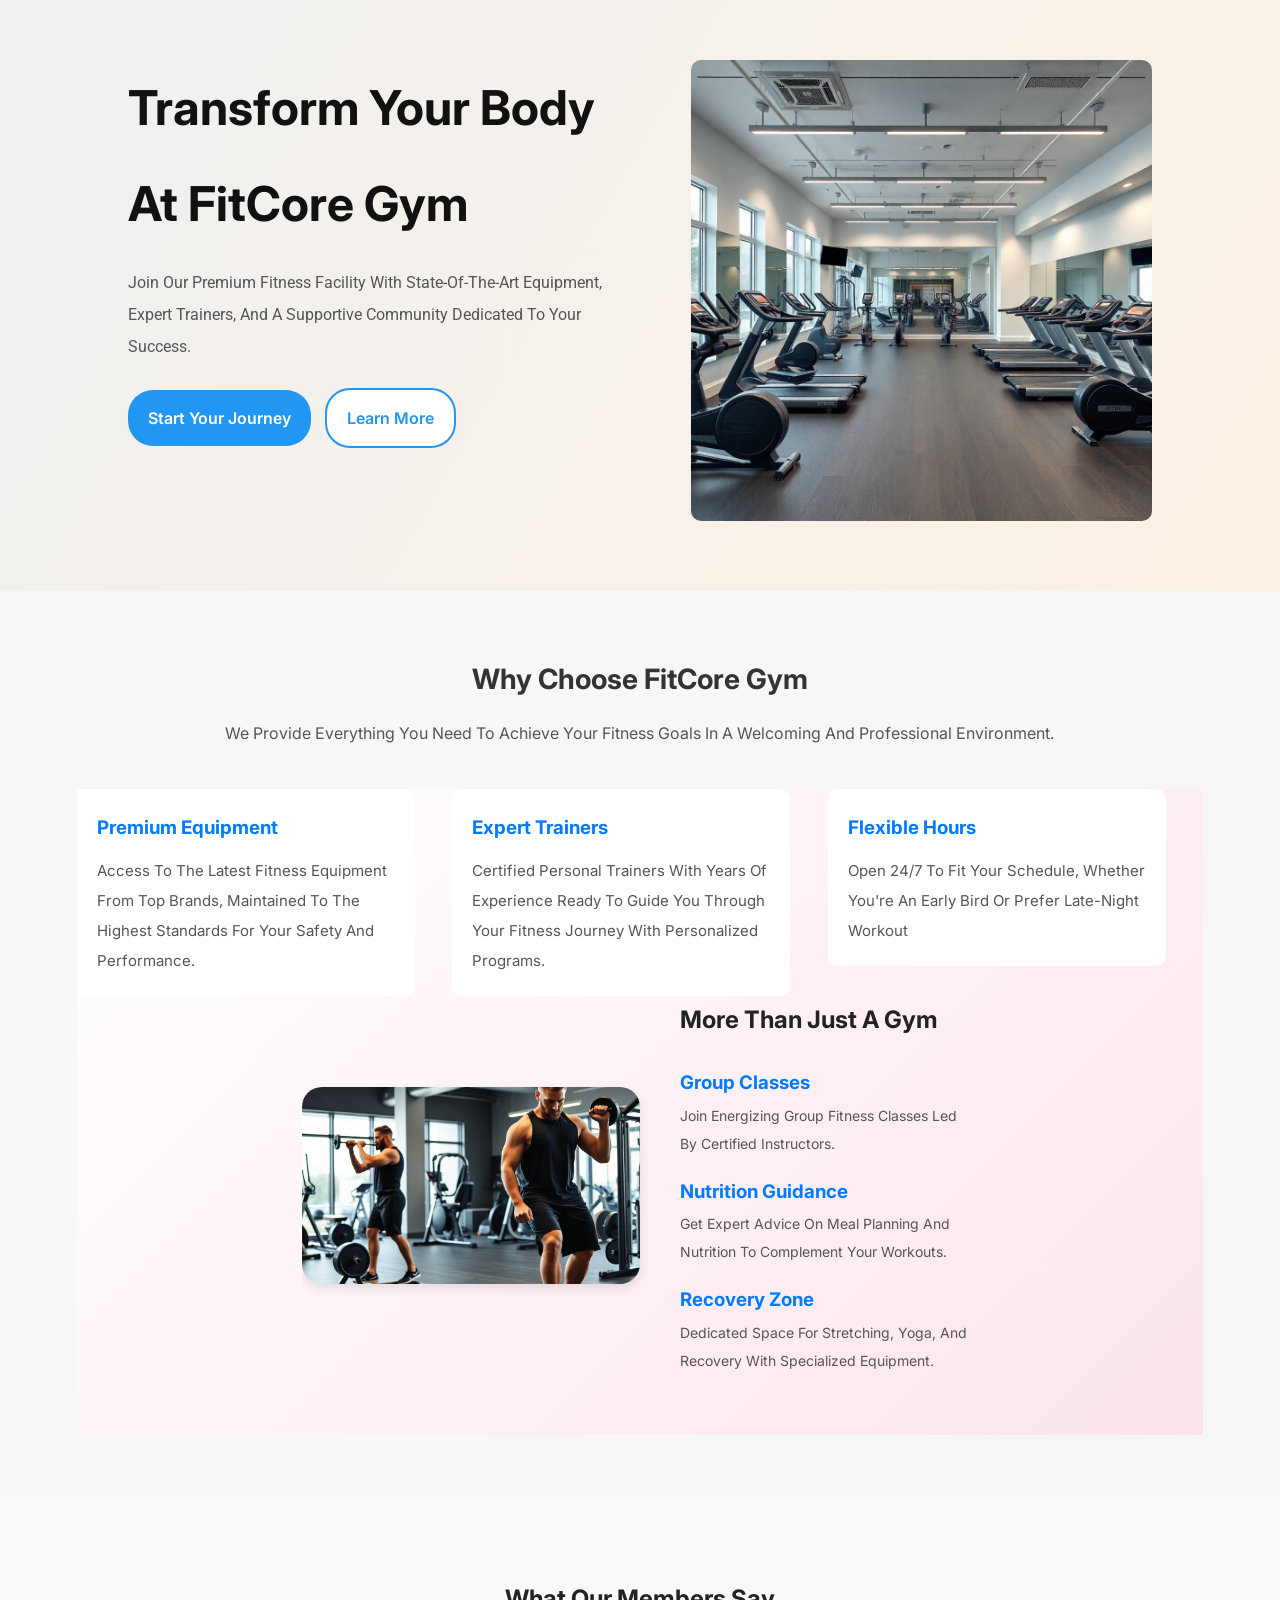
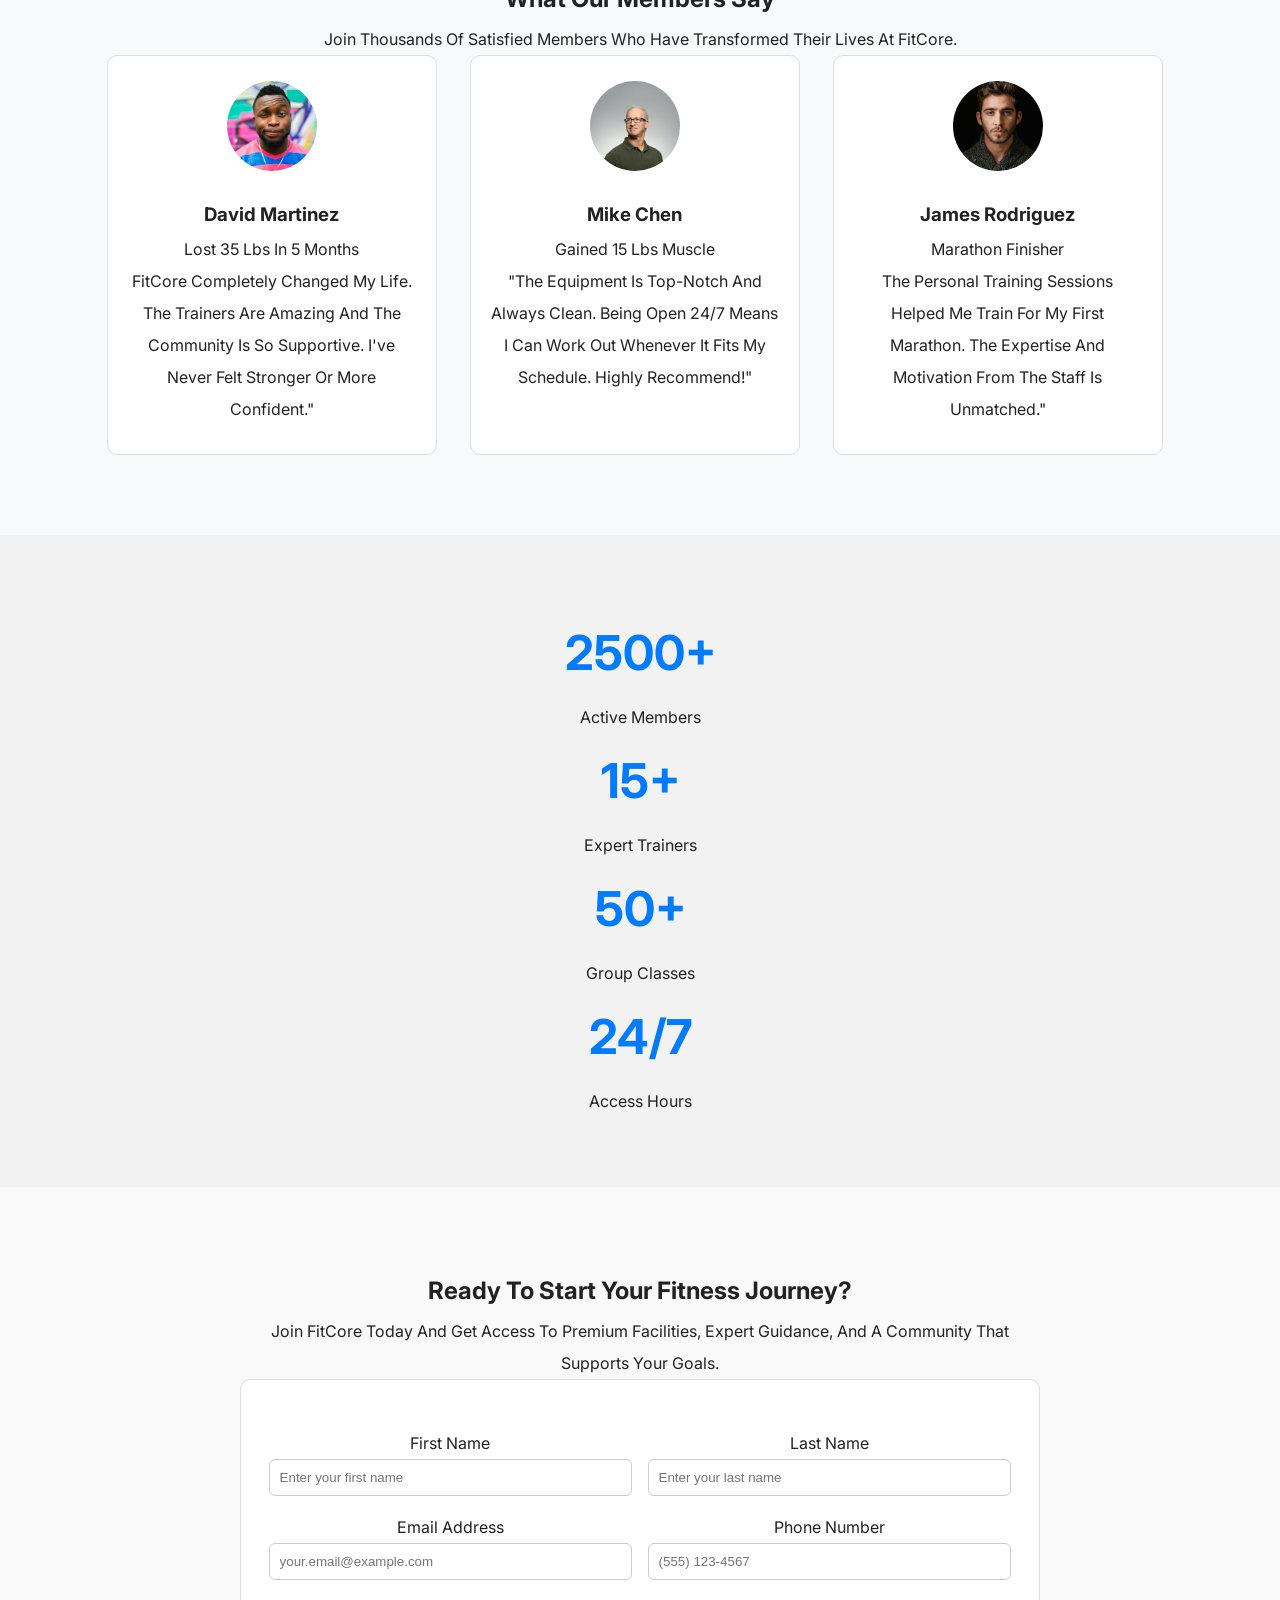
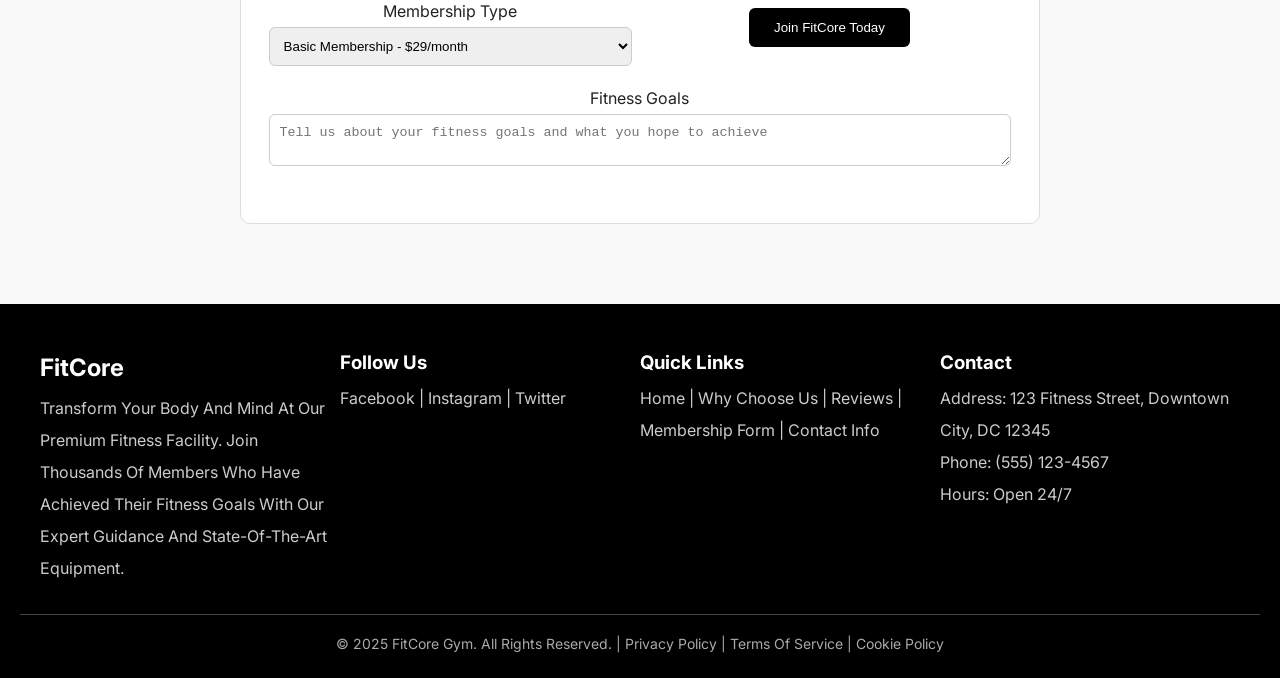
<file: fit-core-gym/index.html>
<!DOCTYPE html>
<html lang="en">
  <head>
    <meta charset="UTF-8" />
    <meta name="viewport" content="width=device-width, initial-scale=1.0" />
    <title>Fitness Page</title>

    <!--Google Font -->
    <link href="https://fonts.googleapis.com/css2?family=Inter:wght@400;600;700&display=swap" rel="stylesheet">
    <link href="https://fonts.googleapis.com/css2?family=Roboto:ital,wght@0,100..900;1,100..900&display=swap" rel="stylesheet">

    <!-- CSS File -->
    <link rel="stylesheet" href="style.css">
  </head>

  <body>
<!--  Hero Section -->
<section class="hero">
  <div class="container">
    <!-- Left Column -->
    <div class="hero-text">
      <h1>Transform Your Body<br> at FitCore Gym</h1>
      <p class="Roboto">Join our premium fitness facility with state-of-the-art equipment, expert trainers, and a supportive community dedicated to your success.</p>
      <div class="buttons">
        <a href="#" class="btn first">Start Your Journey</a>
        <a href="#" class="btn second">learn More</a>
      </div>
    </div>

    <!-- Right Column -->
    <div class="hero-image">
      <img src="hero-section-img.png" alt="Person exercising">
    </div>
  </div>
</section>


<!-- Why Choose Us Section -->
<section class="why">
  <div class="container">

    <!-- Header -->
    <div class="why-header">
      <h2>Why Choose FitCore Gym</h2>
      <p>We provide everything you need to achieve your fitness goals in a welcoming and professional environment.</p>
    </div>

    <!-- Feature Cards -->
    <div class="feature">
      <h3>Premium Equipment</h3>
      <p>Access to the latest fitness equipment from top brands, maintained to the highest standards for your safety and performance.</p>
    </div>

    <div class="feature">
      <h3>Expert Trainers</h3>
      <p>Certified personal trainers with years of experience ready to guide you through your fitness journey with personalized programs.</p>
    </div>
    <div class="feature">
        <h3>
            Flexible Hours </h3>
            <p> Open 24/7 to fit your schedule, whether you're an early bird or prefer late-night workout </p>
</div>

<section class="more">
  <div class="container">
    <div class="more-content">
      <img src="why-choose-us.png" alt="Gym Training">
      <div class="more-text">
        <h2>More Than Just A Gym</h2>

        <h3>Group Classes</h3>
        <p>Join energizing group fitness classes led by certified instructors.</p>

        <h3>Nutrition Guidance</h3>
        <p>Get expert advice on meal planning and nutrition to complement your workouts.</p>

        <h3>Recovery Zone</h3>
        <p>Dedicated space for stretching, yoga, and recovery with specialized equipment.</p>
      </div>
    </div>
  </div>
</section>
</section>
<!--What Our Members Say-->
<section class="testimonials">
  <div class="container">
    <h2>What Our Members Say</h2>
    <p class="section-desc">
      Join thousands of satisfied members who have transformed their lives at FitCore.
    </p>

    <div class="testimonial-card">
      <img src="avatar-1.jpg" alt="Member 1">
      <h3>David Martinez</h3>
      <span>Lost 35 lbs in 5 months</span>
      <p>FitCore completely changed my life. The trainers are amazing and the community is so supportive. I've never felt stronger or more confident."</p>
    </div>
            
    

    <div class="testimonial-card">
      <img src="avatar-2.jpg" alt="Member 2">
      <h3>Mike Chen</h3>
      <span>Gained 15 lbs muscle</span>
      
        <p>
            "The equipment is top-notch and always clean. Being open 24/7 means I can work out whenever it fits my schedule. Highly recommend!"
        </p>
    
    </div>

    <div class="testimonial-card">
      <img src="avatar-3.jpg" alt="Member 3">
      <h3>James Rodriguez</h3>
      <span>Marathon finisher</span>
      <p>The personal training sessions helped me train for my first marathon. The expertise and motivation from the staff is unmatched."</p>
    </div>

    <div style="clear: both;"></div>
  </div>
</section>

<!--stats-->
<section class="stats-section">
  <div class="stats-container">
    <div class="stat-box">
      <h3>2500+</h3>
      <p>Active Members</p>
    </div>
    <div class="stat-box">
      <h3>15+</h3>
      <p>Expert Trainers</p>
    </div>
    <div class="stat-box">
      <h3>50+</h3>
      <p>Group Classes</p>
    </div>
    <div class="stat-box">
      <h3>24/7</h3>
      <p>Access Hours</p>
    </div>
  </div>
</section>

<!-- Ready to Start Your Fitness Journey?-->

<section class="join-section">
  <div class="join-container">
    <h2>Ready to Start Your Fitness Journey?</h2>
    <p>
      Join FitCore today and get access to premium facilities, expert guidance, 
      and a community that supports your goals.
    </p>

    <form class="join-form">
      <div class="form-group">
        <label>First Name</label>
        <input type="text" placeholder="Enter your first name">
      </div>

      <div class="form-group">
        <label>Last Name</label>
        <input type="text" placeholder="Enter your last name">
      </div>

      <div class="form-group">
        <label>Email Address</label>
        <input type="email" placeholder="your.email@example.com">
      </div>

      <div class="form-group">
        <label>Phone Number</label>
        <input type="text" placeholder="(555) 123-4567">
      </div>

      <div class="form-group">
        <label>Membership Type</label>
        <select>
          <option>Basic Membership - $29/month</option>
          <option>Pro Membership - $49/month</option>
          <option>Elite Membership - $79/month</option>
        </select>
      </div>

      <div class="form-group full">
        <label>Fitness Goals</label>
        <textarea placeholder="Tell us about your fitness goals and what you hope to achieve"></textarea>
      </div>

      <button type="submit">Join FitCore Today</button>
      <div style="clear: both;"></div>
    </form>
  </div>
</section>

<!-- Footer -->
<footer class="footer">
  <div class="footer-container">
    <div class="footer-section">
      <h2>FitCore</h2>
      <p>Transform your body and mind at our premium fitness facility. Join thousands of members who have achieved their fitness goals with our expert guidance and state-of-the-art equipment.</p>
    </div>
    <div class="footer-section">
      <h3>Follow Us</h3>
     <p>
  <a href="#">Facebook</a> |
  <a href="#">Instagram</a> |
  <a href="#">Twitter</a>
</p>
    </div>
    <div class="footer-section">
      <h3>Quick Links</h3>
      <p>Home | Why Choose Us | Reviews | Membership Form | Contact Info</p>
    </div>
    <div class="footer-section">
      <h3>Contact</h3>
      <p>Address: 123 Fitness Street, Downtown City, DC 12345</p>
      <p>Phone: (555) 123-4567</p>
      <p>Hours: Open 24/7</p>
    </div>
  </div>
  <div class="footer-bottom">
    <p>© 2025 FitCore Gym. All rights reserved. | Privacy Policy | Terms of Service | Cookie Policy</p>
  </div>
</footer>
</file>
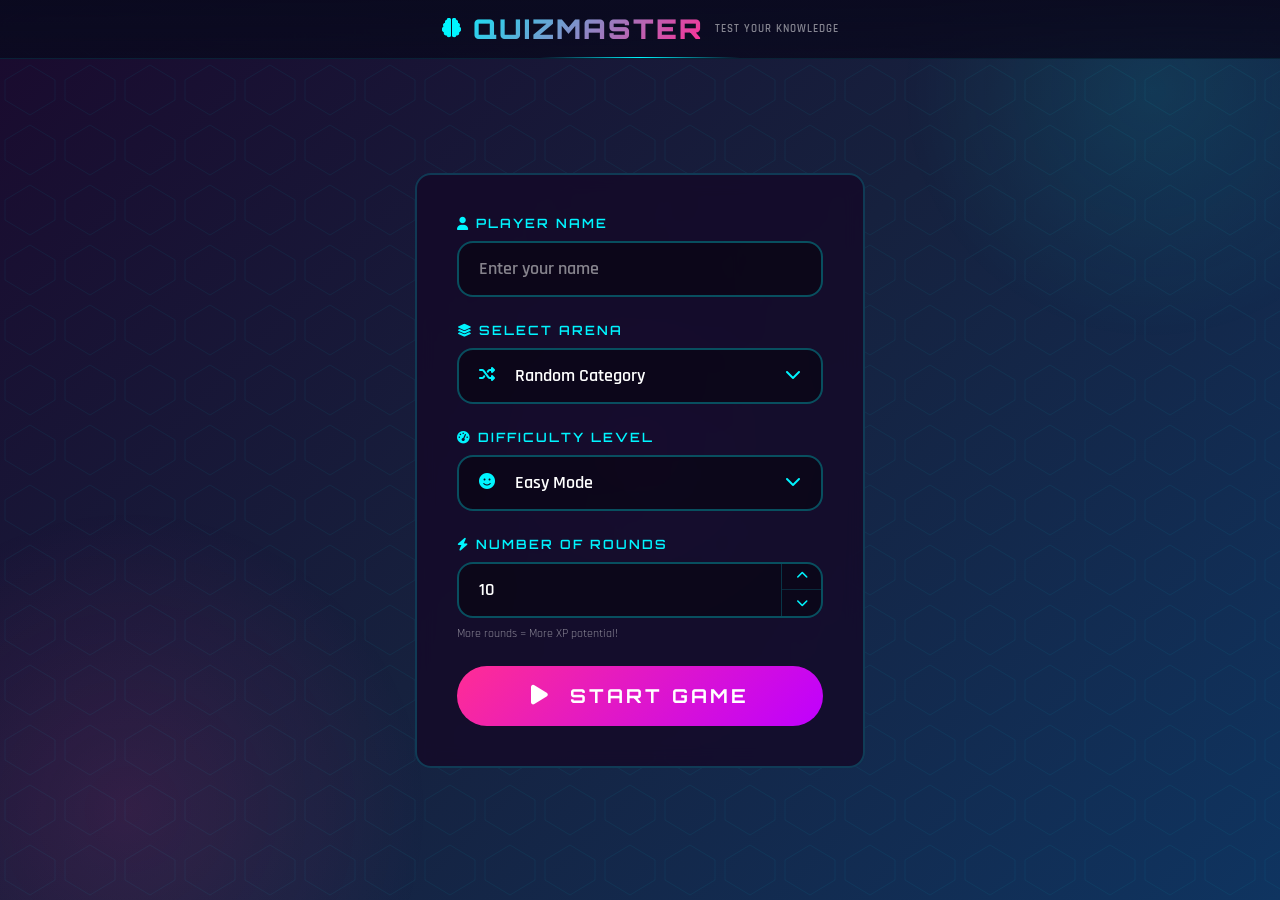
<file: quizz-app/index.html>
<!DOCTYPE html>
<html lang="en">
  <head>
    <meta charset="UTF-8" />
    <meta name="viewport" content="width=device-width, initial-scale=1.0" />
    <meta name="description" content="QuizMaster - The ultimate trivia challenge. Test your knowledge across multiple categories!" />
    <meta name="theme-color" content="#0a0a1f" />
    <title>QuizMaster - The Ultimate Trivia Challenge</title>
    
    <!-- Favicon -->
    <link rel="icon" href="./images/favicon.png" />
    
    <!-- Font Awesome -->
    <link
      rel="stylesheet"
      href="https://cdnjs.cloudflare.com/ajax/libs/font-awesome/6.5.1/css/all.min.css"
      integrity="sha512-DTOQO9RWCH3ppGqcWaEA1BIZOC6xxalwEsw9c2QQeAIftl+Vegovlnee1c9QX4TctnWMn13TZye+giMm8e2LwA=="
      crossorigin="anonymous"
      referrerpolicy="no-referrer"
    />
    
    <!-- Main Stylesheet -->
    <link rel="stylesheet" href="./CSS/style.css" />
  </head>

  <body>
    <main class="app-container" role="main">
      <!-- Game Logo -->
      <header class="logo-container">
        <h1 class="logo"><i class="fa-solid fa-brain"></i> QuizMaster</h1>
        <p class="logo-tagline">Test Your Knowledge</p>
      </header>

      <!-- Quiz Setup Form -->
      <form class="game-card quiz-setup" id="quizOptions" aria-label="Game configuration">
        <!-- Player Name -->
        <div class="form-group">
          <label class="form-label" for="playerName">
            <i class="fa-solid fa-user"></i> Player Name
          </label>
          <input
            type="text"
            class="form-control"
            id="playerName"
            placeholder="Enter your name"
            maxlength="20"
            aria-label="Enter your player name"
          />
        </div>

        <!-- Category Select -->
        <div class="form-group">
          <label class="form-label">
            <i class="fa-solid fa-layer-group"></i> Select Arena
          </label>
          <div class="custom-select" id="categorySelect" data-value="">
            <div class="custom-select-trigger">
              <span class="custom-select-icon"><i class="fa-solid fa-shuffle"></i></span>
              <span class="custom-select-text">Random Category</span>
              <span class="custom-select-arrow"><i class="fa-solid fa-chevron-down"></i></span>
            </div>
            <div class="custom-select-options">
              <div class="custom-select-option" data-value="">
                <i class="fa-solid fa-shuffle"></i> Random Category
              </div>
              <div class="custom-select-option" data-value="9">
                <i class="fa-solid fa-brain"></i> General Knowledge
              </div>
              <div class="custom-select-option" data-value="27">
                <i class="fa-solid fa-paw"></i> Animals
              </div>
              <div class="custom-select-option" data-value="19">
                <i class="fa-solid fa-calculator"></i> Mathematics
              </div>
              <div class="custom-select-option" data-value="18">
                <i class="fa-solid fa-laptop-code"></i> Computers
              </div>
              <div class="custom-select-option" data-value="22">
                <i class="fa-solid fa-earth-americas"></i> Geography
              </div>
              <div class="custom-select-option" data-value="21">
                <i class="fa-solid fa-futbol"></i> Sports
              </div>
              <div class="custom-select-option" data-value="23">
                <i class="fa-solid fa-landmark"></i> History
              </div>
              <div class="custom-select-option" data-value="17">
                <i class="fa-solid fa-flask"></i> Science & Nature
              </div>
              <div class="custom-select-option" data-value="11">
                <i class="fa-solid fa-film"></i> Film
              </div>
              <div class="custom-select-option" data-value="12">
                <i class="fa-solid fa-music"></i> Music
              </div>
              <div class="custom-select-option" data-value="14">
                <i class="fa-solid fa-tv"></i> Television
              </div>
              <div class="custom-select-option" data-value="15">
                <i class="fa-solid fa-gamepad"></i> Video Games
              </div>
            </div>
          </div>
          <input type="hidden" id="categoryMenu" name="category" value="" />
        </div>

        <!-- Difficulty Select -->
        <div class="form-group">
          <label class="form-label">
            <i class="fa-solid fa-gauge-high"></i> Difficulty Level
          </label>
          <div class="custom-select" id="difficultySelect" data-value="easy">
            <div class="custom-select-trigger">
              <span class="custom-select-icon"><i class="fa-solid fa-face-smile"></i></span>
              <span class="custom-select-text">Easy Mode</span>
              <span class="custom-select-arrow"><i class="fa-solid fa-chevron-down"></i></span>
            </div>
            <div class="custom-select-options">
              <div class="custom-select-option selected" data-value="easy">
                <i class="fa-solid fa-face-smile"></i> Easy Mode
              </div>
              <div class="custom-select-option" data-value="medium">
                <i class="fa-solid fa-face-meh"></i> Medium Mode
              </div>
              <div class="custom-select-option" data-value="hard">
                <i class="fa-solid fa-skull"></i> Hard Mode
              </div>
            </div>
          </div>
          <input type="hidden" id="difficultyOptions" name="difficulty" value="easy" />
        </div>

        <!-- Number of Rounds -->
        <div class="form-group">
          <label class="form-label" for="questionsNumber">
            <i class="fa-solid fa-bolt"></i> Number of Rounds
          </label>
          <div class="number-input-wrapper">
            <input
              type="number"
              class="form-control"
              id="questionsNumber"
              placeholder="Enter 1-50 rounds"
              min="1"
              max="50"
              value="10"
              aria-label="Enter number of questions"
            />
            <div class="number-controls">
              <button type="button" class="number-btn" data-action="increment">
                <i class="fa-solid fa-chevron-up"></i>
              </button>
              <button type="button" class="number-btn" data-action="decrement">
                <i class="fa-solid fa-chevron-down"></i>
              </button>
            </div>
          </div>
          <p class="form-hint">More rounds = More XP potential!</p>
        </div>

        <button type="button" class="btn-play" id="startQuiz" aria-label="Start the game">
          <i class="fa-solid fa-play"></i> Start Game
        </button>
      </form>

      <!-- Questions Container -->
      <div class="questions-container" role="region" aria-live="polite" aria-label="Game area"></div>
    </main>

    <!-- UI Controls (custom selects, number inputs) -->
    <script src="./js/ui-controls.js" type="module"></script>
    
    <!-- Main JavaScript -->
    <script src="./js/index.js" type="module"></script>
    
  </body>
</html>
</file>
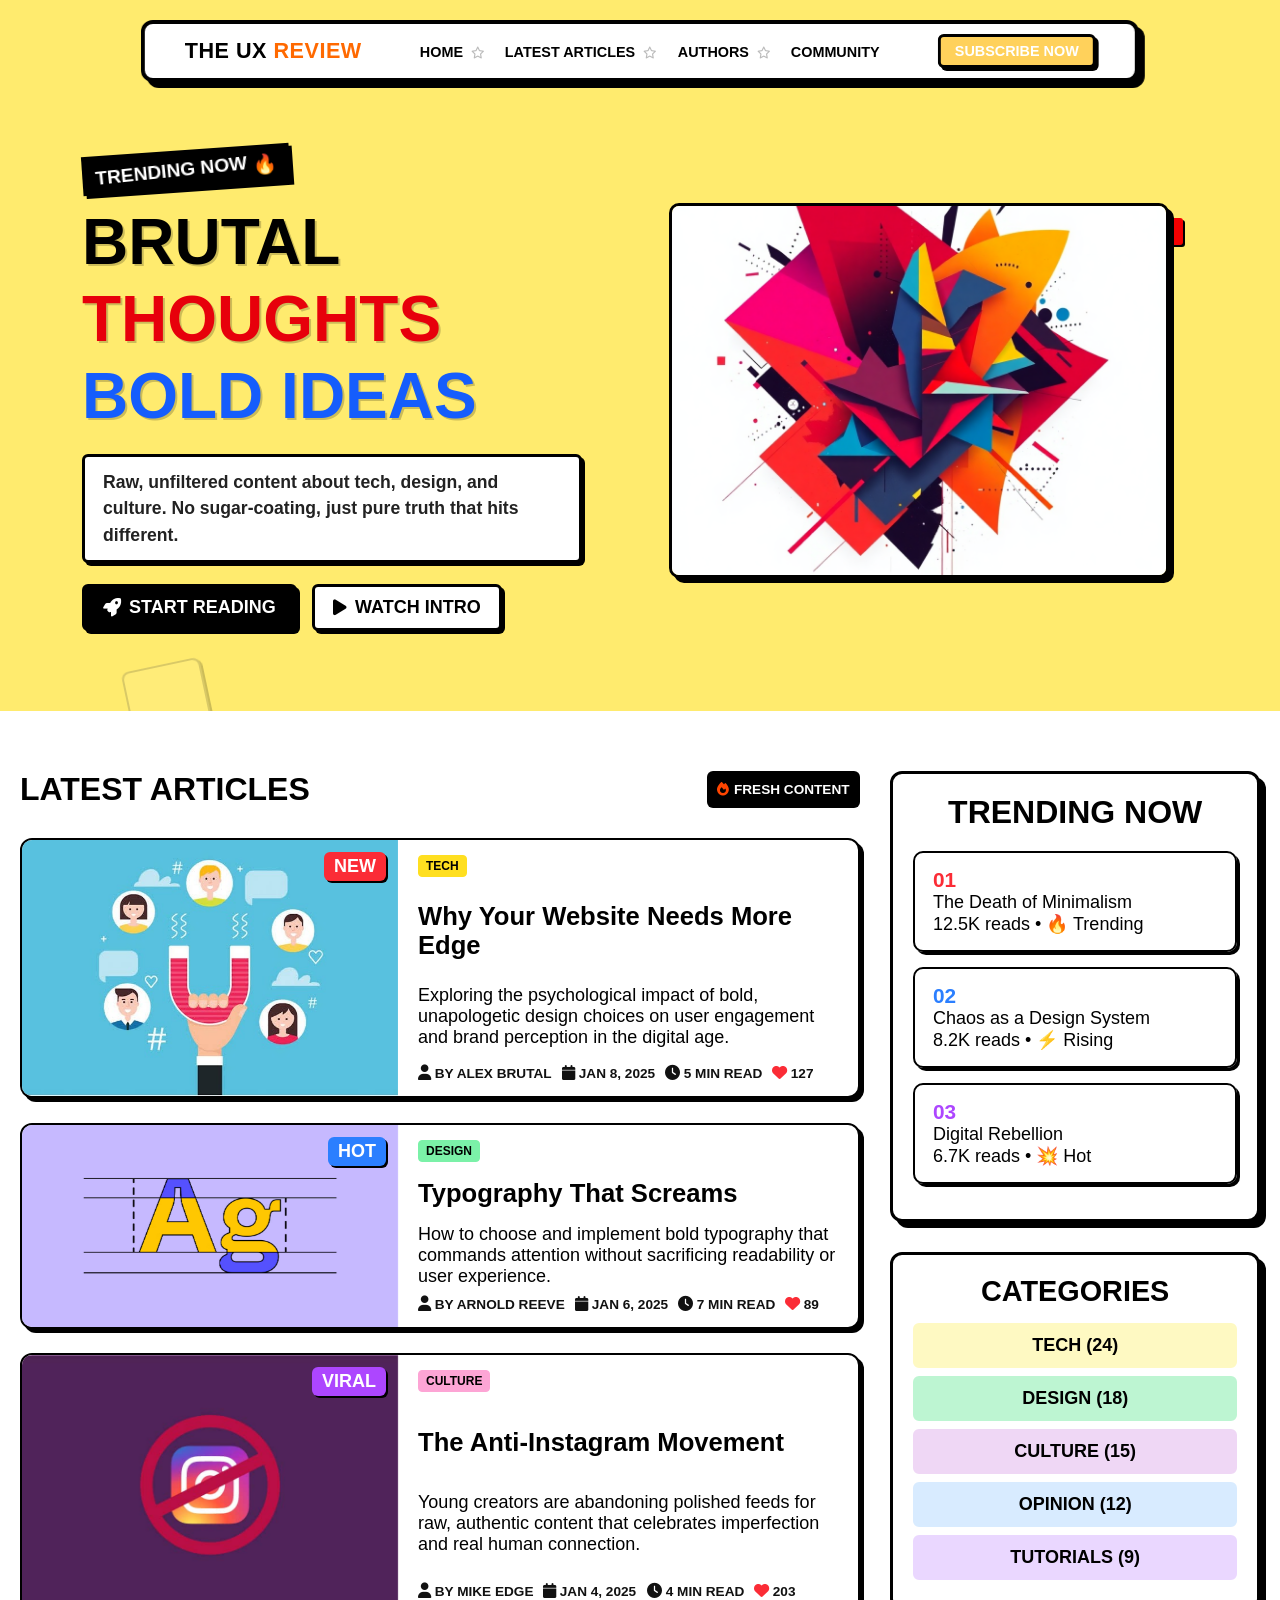
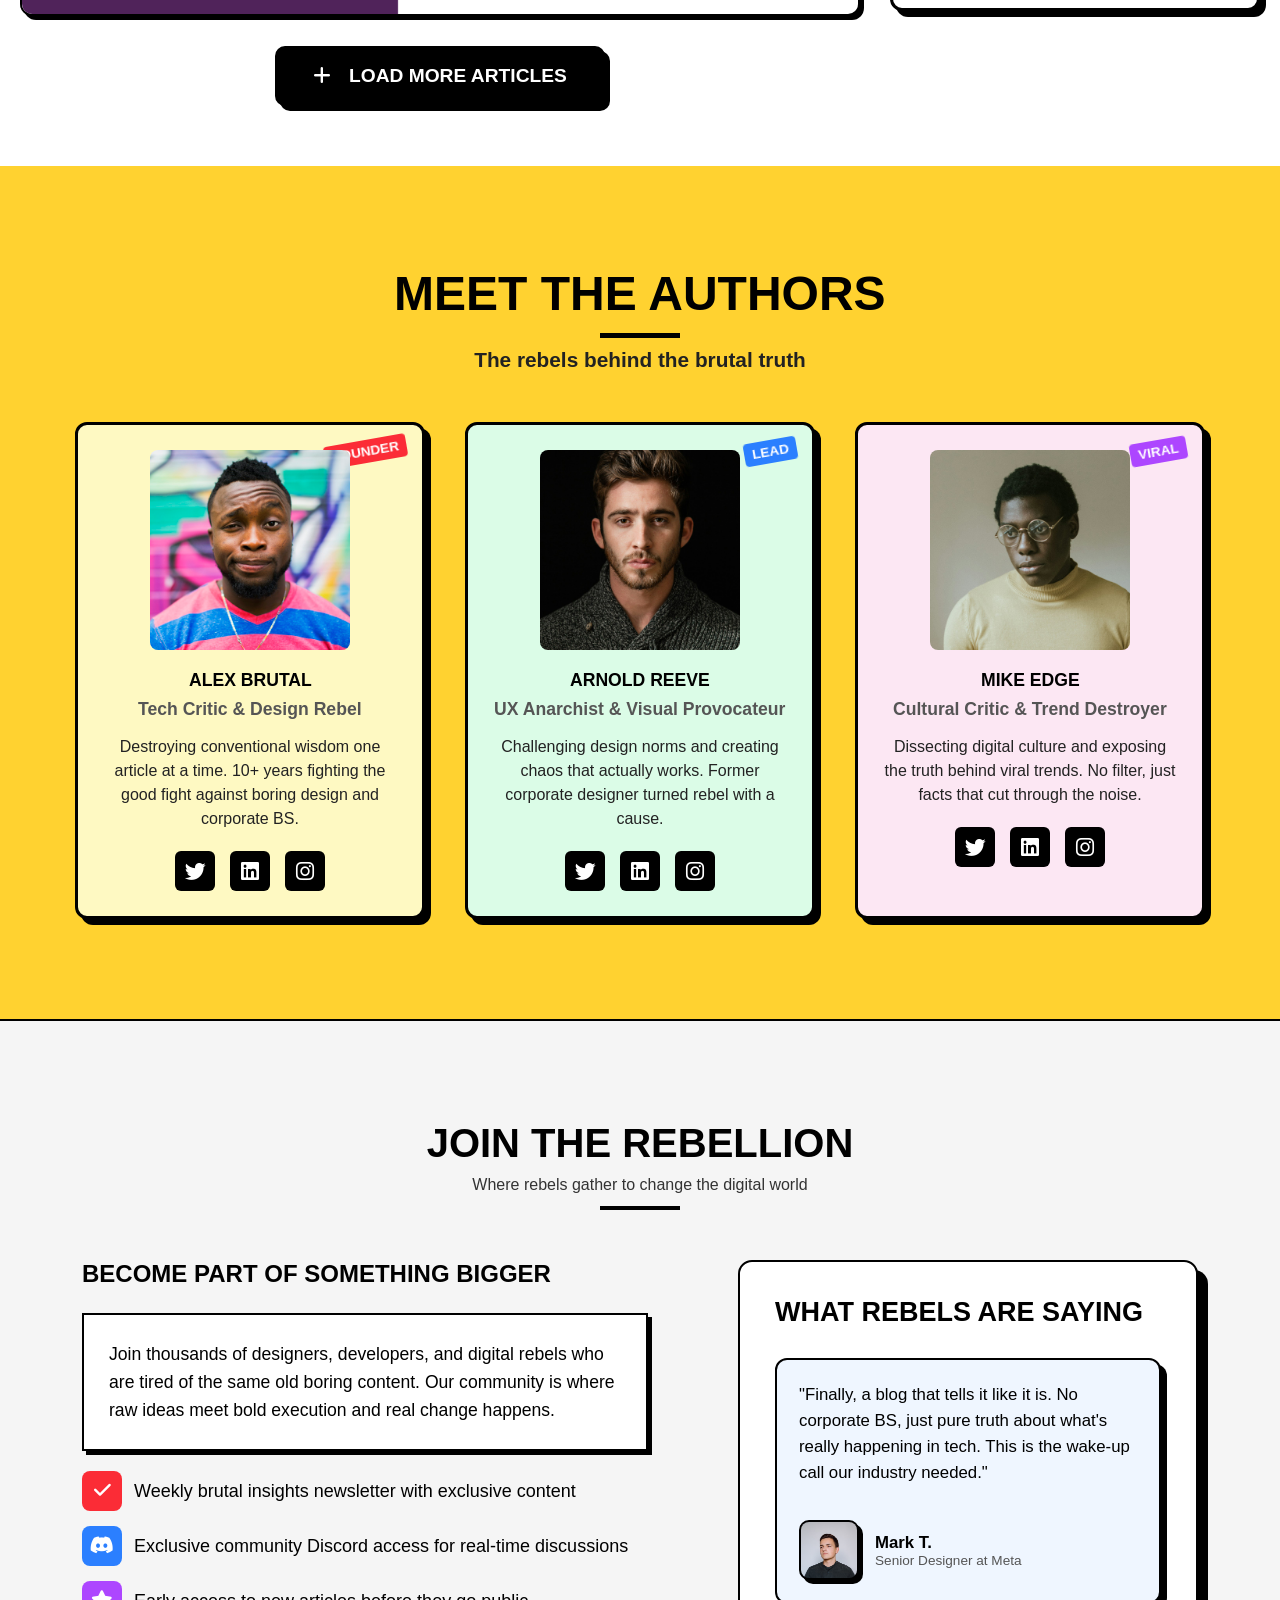
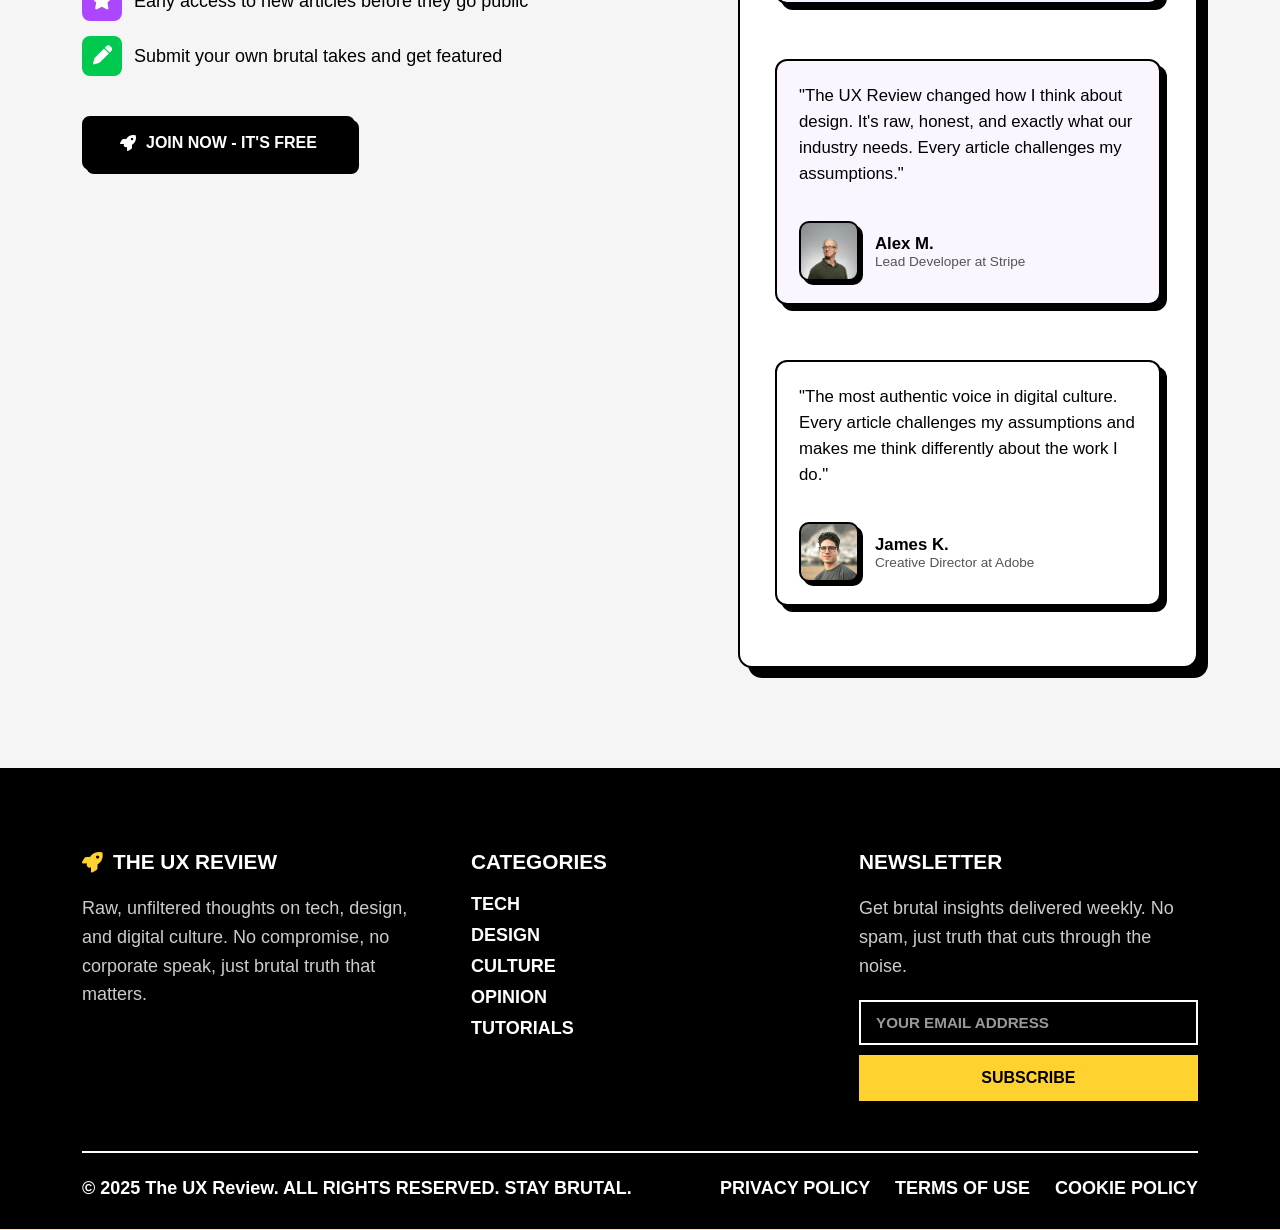
<file: The-UX-Review/index.html>
<!DOCTYPE html>
<html lang="en">
<head>
  <meta charset="UTF-8">
  <meta name="viewport" content="width=device-width, initial-scale=1.0">
  <title>The UX Review Blog</title>
  <link rel="stylesheet" href="style.css">
  <link rel="stylesheet" href="https://cdnjs.cloudflare.com/ajax/libs/font-awesome/6.5.0/css/all.min.css">
</head>
<body>

<!-- خلفية المربعات -->
<div class="bg-shapes">
  <div></div><div></div><div></div><div></div><div></div>
</div>

<!-- NAVBAR -->
<nav class="navbar">
  <div class="container">
    <div class="logo">
      <h2><span>The UX</span> <span class="orange">Review</span></h2>
    </div>
    <ul class="nav-links">
      <li><a href="#">HOME</a></li>
      <li><a href="#">LATEST ARTICLES</a></li>
      <li><a href="#">AUTHORS</a></li>
      <li><a href="#">COMMUNITY</a></li>
    </ul>
    <a href="#" class="subscribe-btn">SUBSCRIBE NOW</a>
  </div>
</nav>

<!-- HERO SECTION -->
<section class="hero">
  <div class="hero-container">
    <div class="hero-text">
      <div class="trending"><span>TRENDING NOW</span> 🔥</div>
      <h1>
        <span class="brutal">BRUTAL</span>
        <span class="thoughts">THOUGHTS</span>
        <span class="bold">BOLD IDEAS</span>
      </h1>
      <div class="hero-desc">
        <p>
          Raw, unfiltered content about tech, design, and culture. No sugar-coating, just pure truth that hits different.
        </p>
      </div>
      <div class="hero-buttons">
        <a href="#" class="btn start"><i class="fa-solid fa-rocket"></i> START READING</a>
        <a href="#" class="btn"><i class="fa-solid fa-play"></i> WATCH INTRO</a>
      </div>
    </div>

    <div class="hero-image">
      <span class="featured">FEATURED</span>
      <img src="hero-img.png" alt="Hero Image">
    </div>
  </div>
</section>

<!-- LATEST ARTICLES -->
<section id="latest-articles">
  <div class="articles-container">
    <!-- MAIN ARTICLES -->
    <div class="main-articles">
      <h2 class="section-heading">
        LATEST ARTICLES
        <span class="fresh-content"><i class="fa-solid fa-fire"></i> FRESH CONTENT</span>
      </h2>

      <!-- ARTICLE 1 -->
      <div class="article-card tech">
        <div class="article-image">
          <img src="user-engagement-2.jpg" alt="Article 1">
          <div class="badge new">NEW</div>
        </div>
        <div class="article-content">
          <span class="category-tag tech">TECH</span>
          <h3>Why Your Website Needs More Edge</h3>
          <p>Exploring the psychological impact of bold, unapologetic design choices on user engagement and brand perception in the digital age.</p>
          <div class="article-meta">
            <span><i class="fa-solid fa-user"></i> BY ALEX BRUTAL</span>
            <span><i class="fa-solid fa-calendar"></i> JAN 8, 2025</span>
            <span><i class="fa-solid fa-clock"></i> 5 MIN READ</span>
            <span><i class="fa-solid fa-heart"></i> 127</span>
          </div>
        </div>
      </div>

      <!-- ARTICLE 2 -->
      <div class="article-card design">
        <div class="article-image">
          <img src="guide-to-typography.avif" alt="Article 2">
          <div class="badge hot">HOT</div>
        </div>
        <div class="article-content">
          <span class="category-tag design">DESIGN</span>
          <h3>Typography That Screams</h3>
          <p>How to choose and implement bold typography that commands attention without sacrificing readability or user experience.</p>
          <div class="article-meta">
            <span><i class="fa-solid fa-user"></i> BY ARNOLD REEVE</span>
            <span><i class="fa-solid fa-calendar"></i> JAN 6, 2025</span>
            <span><i class="fa-solid fa-clock"></i> 7 MIN READ</span>
            <span><i class="fa-solid fa-heart"></i> 89</span>
          </div>
        </div>
      </div>

      <!-- ARTICLE 3 -->
      <div class="article-card culture">
        <div class="article-image">
          <img src="anti-instagram.jpg" alt="Article 3">
          <div class="badge viral">VIRAL</div>
        </div>
        <div class="article-content">
          <span class="category-tag culture">CULTURE</span>
          <h3>The Anti-Instagram Movement</h3>
          <p>Young creators are abandoning polished feeds for raw, authentic content that celebrates imperfection and real human connection.</p>
          <div class="article-meta">
            <span><i class="fa-solid fa-user"></i> BY MIKE EDGE</span>
            <span><i class="fa-solid fa-calendar"></i> JAN 4, 2025</span>
            <span><i class="fa-solid fa-clock"></i> 4 MIN READ</span>
            <span><i class="fa-solid fa-heart"></i> 203</span>
          </div>
        </div>
      </div>

      <!-- LOAD MORE BUTTON -->
      <div class="load-more-wrapper">
        <button class="load-more"><i class="fa-solid fa-plus"></i> LOAD MORE ARTICLES</button>
      </div>

    </div>

    <!-- SIDEBAR -->
    <div class="sidebar">

      <!-- TRENDING NOW -->
      <div class="trending-box">
        <h3>TRENDING NOW</h3>
        <div class="trend-item red">
          <span class="num">01</span>
          <p class="title">The Death of Minimalism</p>
          <p class="info">12.5K reads • 🔥 Trending</p>
        </div>
        <div class="trend-item blue">
          <span class="num">02</span>
          <p class="title">Chaos as a Design System</p>
          <p class="info">8.2K reads • ⚡ Rising</p>
        </div>
        <div class="trend-item purple">
          <span class="num">03</span>
          <p class="title">Digital Rebellion</p>
          <p class="info">6.7K reads • 💥 Hot</p>
        </div>
      </div>

      <!-- CATEGORIES -->
      <div class="categories-box">
        <h3>CATEGORIES</h3>
        <div class="category-item tech">TECH (24)</div>
        <div class="category-item design">DESIGN (18)</div>
        <div class="category-item culture">CULTURE (15)</div>
        <div class="category-item opinion">OPINION (12)</div>
        <div class="category-item tutorials">TUTORIALS (9)</div>
      </div>

    </div>
  </div>
</section>






<!--Authours-->
<!-- AUTHORS SECTION -->
<section id="authors">
  <div class="authors-container">
    <div class="authors-title">
      <h2>MEET THE AUTHORS</h2>
      <p>The rebels behind the brutal truth</p>
    </div>

    <div class="authors-cards">
      <!-- Alex -->
      <div class="author-card alex">
        <div class="author-badge founder">FOUNDER</div>
        <img src="avatar-1.jpg" alt="Alex Brutal">
        <h3 class="author-name">ALEX BRUTAL</h3>
        <p class="author-position">Tech Critic & Design Rebel</p>
        <p class="author-desc">Destroying conventional wisdom one article at a time. 10+ years fighting the good fight against boring design and corporate BS.</p>
        <div class="author-socials">
          <a href="#" target="_blank" class="twitter"><i class="fab fa-twitter"></i></a>
          <a href="#" target="_blank" class="linkedin"><i class="fab fa-linkedin"></i></a>
          <a href="#" target="_blank" class="instagram"><i class="fab fa-instagram"></i></a>
        </div>
      </div>

      <!-- Arnold -->
      <div class="author-card arnold">
        <div class="author-badge lead">LEAD</div>
        <img src="avatar-2.jpg" alt="Arnold Reeve">
        <h3 class="author-name">ARNOLD REEVE</h3>
        <p class="author-position">UX Anarchist & Visual Provocateur</p>
        <p class="author-desc">Challenging design norms and creating chaos that actually works. Former corporate designer turned rebel with a cause.</p>
        <div class="author-socials">
          <a href="#" target="_blank" class="twitter"><i class="fab fa-twitter"></i></a>
          <a href="#" target="_blank" class="linkedin"><i class="fab fa-linkedin"></i></a>
          <a href="#" target="_blank" class="instagram"><i class="fab fa-instagram"></i></a>
        </div>
      </div>

      <!-- Mike -->
      <div class="author-card mike">
        <div class="author-badge viral">VIRAL</div>
        <img src="avatar-3.jpg" alt="Mike Edge">
        <h3 class="author-name">MIKE EDGE</h3>
        <p class="author-position">Cultural Critic & Trend Destroyer</p>
        <p class="author-desc">Dissecting digital culture and exposing the truth behind viral trends. No filter, just facts that cut through the noise.</p>
        <div class="author-socials">
          <a href="#" target="_blank" class="twitter"><i class="fab fa-twitter"></i></a>
          <a href="#" target="_blank" class="linkedin"><i class="fab fa-linkedin"></i></a>
          <a href="#" target="_blank" class="instagram"><i class="fab fa-instagram"></i></a>
        </div>
      </div>
    </div>
  </div>
</section>





<!-- JOIN THE REBELLION SECTION -->
<section id="community">
  <div class="community-container">
    <h2 class="section-title">JOIN THE REBELLION</h2>
    <p class="section-subtitle">Where rebels gather to change the digital world</p>
    <div class="underline"></div>

    <div class="community-content">
      <!-- LEFT SIDE -->
      <div class="community-left">
        <h3>BECOME PART OF SOMETHING BIGGER</h3>
        <p class="community-desc">
          Join thousands of designers, developers, and digital rebels who are tired of the same old boring content.
          Our community is where raw ideas meet bold execution and real change happens.
        </p>

        <ul class="benefits">
          <li><span class="icon red"><i class="fa-solid fa-check"></i></span> Weekly brutal insights newsletter with exclusive content</li>
          <li><span class="icon blue"><i class="fa-brands fa-discord"></i></span> Exclusive community Discord access for real-time discussions</li>
          <li><span class="icon purple"><i class="fa-solid fa-star"></i></span> Early access to new articles before they go public</li>
          <li><span class="icon green"><i class="fa-solid fa-pen"></i></span> Submit your own brutal takes and get featured</li>
        </ul>

        <a href="#" class="join-btn"><i class="fa-solid fa-rocket"></i> JOIN NOW - IT'S FREE</a>
      </div>

      <!-- RIGHT SIDE -->
 
 <div class="rebels-box">
<h2>WHAT REBELS ARE SAYING</h2>
 


<div class="testimonial-card">
    <p>"Finally, a blog that tells it like it is. No corporate BS, just pure truth about what's really happening in tech. This is the wake-up call our industry needed."</p>
    <div class="author">
      <div class="avatar">
        <img src="avatar-4.avif" alt="">
      </div>
      <div class="info">
        <span class="name">Mark T.</span>
        <span class="role">Senior Designer at Meta</span>
      </div>
    </div>
  </div>

  <div class="testimonial-card">
    <p>"The UX Review changed how I think about design. It's raw, honest, and exactly what our industry needs. Every article challenges my assumptions."</p>
    <div class="author">
      <div class="avatar">
        <img src="avatar-5.jpg" alt="">
      </div>
      <div class="info">
        <span class="name">Alex M.</span>
        <span class="role">Lead Developer at Stripe</span>
      </div>
    </div>
  </div>

  <div class="testimonial-card">
    <p>"The most authentic voice in digital culture. Every article challenges my assumptions and makes me think differently about the work I do."</p>
    <div class="author">
      <div class="avatar">
        <img src="avatar-6.avif" alt="">
      </div>
      <div class="info">
        <span class="name">James K.</span>
        <span class="role">Creative Director at Adobe</span>
      </div>
    </div>
  </div>

</div>


            </div>
          </div>
        </div>
      </div>
    </div>
  </div>
</section>

















<!-- FOOTER -->
<footer id="footer">
  <div class="footer-container">
    <!-- LEFT -->
    <div class="footer-column">
      <h3><i class="fa-solid fa-rocket"></i> THE UX REVIEW</h3>
      <p>
        Raw, unfiltered thoughts on tech, design, and digital culture.
        No compromise, no corporate speak, just brutal truth that matters.
      </p>
    </div>

    <!-- CENTER -->
    <div class="footer-column">
      <h3>CATEGORIES</h3>
      <ul>
        <li><a href="#">TECH</a></li>
        <li><a href="#">DESIGN</a></li>
        <li><a href="#">CULTURE</a></li>
        <li><a href="#">OPINION</a></li>
        <li><a href="#">TUTORIALS</a></li>
      </ul>
    </div>

    <!-- RIGHT -->
    <div class="footer-column">
      <h3>NEWSLETTER</h3>
      <p>
        Get brutal insights delivered weekly. No spam, just truth that cuts through the noise.
      </p>
      <form class="newsletter">
        <input type="email" placeholder="YOUR EMAIL ADDRESS" required />
        <button type="submit">SUBSCRIBE</button>
      </form>
    </div>
  </div>

  <div class="footer-bottom">
    <p>© 2025 The UX Review. ALL RIGHTS RESERVED. STAY BRUTAL.</p>
    <ul class="footer-links">
      <li><a href="#">PRIVACY POLICY</a></li>
      <li><a href="#">TERMS OF USE</a></li>
      <li><a href="#">COOKIE POLICY</a></li>
    </ul>
  </div>
</footer>






















</body>
</html>
</file>
<file: Ali-bakry-Portfolio/style.css>
.sections{background-color: aliceblue;}
.name{color: darkblue; 
text-align: center;}
.skills{text-align: center;}
ul{list-style-position: inside; text-align: center; padding: 20px;}
.table{background-color: aliceblue;}
.form{background-color: aliceblue;}
</file>
<file: DJI-Mavic4- Pro/style.css>
/* Reset */
* {
  margin: 0;
  padding: 0;
  box-sizing: border-box;
}

body {
  font-family: 'Exo', sans-serif;
  font-size: 16px;
  line-height: 1.5;
  background-color: #f8f6ff;
  padding-top: 80px; /* Navbar space */
}

a {
  text-decoration: none;
  color: inherit;
}

img {
  max-width: 100%;
  display: block;
}

/* Colors */
:root {
  --main-color: #8E51FF;
  --highlight-color: #8E51FF;
  --text-dark: #111;
  --text-light: #555;
  --tomato: #ff6347;
}

/* Navbar */
.navbar {
  position: fixed;
  top: 0;
  left: 0;
  width: 100%;
  background-color: #fff;
  box-shadow: 0 2px 8px rgba(0,0,0,0.08);
  z-index: 1000;
  padding: 15px 0;
}

.nav-container {
  width: 90%;
  margin: auto;
  overflow: hidden;
}

.nav-left {
  float: left;
}

.icon-box {
  display: inline-block;
  background-color: var(--main-color);
  color: #fff;
  width: 50px;
  height: 50px;
  border-radius: 8px;
  text-align: center;
  line-height: 50px;
  font-size: 24px;
  vertical-align: middle;
  margin-right: 10px;
}

.nav-left .logo-text {
  font-weight: 600;
  font-size: 1.2rem;
  vertical-align: middle;
}

.nav-left .highlight {
  color: var(--highlight-color);
}

.nav-right {
  float: right;
}
.nav-right a {
  margin-left: 25px;
  font-weight: 500;
  color: var(--text-dark);
  position: relative;
  transition: color 0.3s ease; 
}

.nav-right a::before {
  content: '';
  position: absolute;
  width: 0;
  height: 2px;
  background-color: var(--main-color);
  bottom: -5px;
  left: 0;
  transition: width 0.3s ease; 
}

.nav-right a:hover::before {
  width: 100%; /* الخط يتمدد عند hover */
}

.nav-right a:hover {
  color: var(--main-color); /* اختياري: تغير لون الكلمة عند hover */
}


/* Hero Section */
.hero-container {
  width: 90%;
  margin: auto;
  position: relative;
  overflow: hidden; /* clearfix */
}

/* عمود الصورة */
.hero-image {
  float: left;
  width: 50%;
  padding-right: 20px;
  position: relative;
}

.hero-image img {
  width: 95%;
  max-width: 450px;
  height: auto;
  border-radius: 15px;
  display: block;
}

.discount-badge {
  position: absolute;
  top: 10px;
  left: 10px;
  background-color: #8E51FF;
  color: #fff;
  padding: 5px 12px;
  border-radius: 5px;
  font-weight: 600;
}

/* عمود النص */
.hero-text {
  float: right;
  width: 50%;
  padding-left: 20px;
}

.badges {
  margin-bottom: 15px;
}

.badge {
  background-color: #8E51FF;
  color: #fff;
  display: inline-block;
  padding: 5px 12px;
  border-radius: 5px;
  margin-right: 10px;
  font-size: 0.85rem;
}

.hero-text h1 {
  font-size: 2.5rem;
  margin-bottom: 15px;
}

.hero-text h1 .highlight {
  color: #8E51FF;
}

.hero-description {
  color: #555;
  margin-bottom: 20px;
}

.hero-pricing {
  margin-bottom: 10px;
}

.current-price {
  font-size: 2rem;
  font-weight: 700;
  margin-right: 15px;
}

.old-price {
  text-decoration: line-through;
  color: rgba(0,0,0,0.3);
  margin-right: 10px;
}

.save-price {
  background-color: tomato;
  color: #fff;
  padding: 3px 8px;
  font-size: 0.9rem;
  border-radius: 5px;
}

.payment-info {
  color: rgba(0,0,0,0.4);
  font-size: 0.9rem;
  margin-bottom: 15px;
}


.product-actions {
  margin-top: 15px;
  text-align: right; /* على يمين عمود النص */
}

.btn {
  display: block;          
  width: 100%;        
  max-width: none;   
  padding: 16px 0;    
  font-size: 18px;    
  font-weight: 600;
  border-radius: 10px;
  cursor: pointer;
  text-align: center;
  margin-bottom: 12px; 
  transition: all 0.3s ease; 
}

.btn-cart {
  background-color: #8E51FF;
  color: #fff;
  border: none;
}

.btn-cart:hover {
  background-color: #732ed1;
}

.btn-wishlist {
  background-color: #fff;
  color: #333;
  border: 2px solid #333;
}

.btn-wishlist:hover {
  background-color: #f2f2f2;
}

.btn i {
  margin-right: 10px;
}


/* العنوان والفقرة */
/* العنوان والفقرة */
/* Section Header */
.comparison-header {
  text-align: center;
  margin: 60px 0 30px;
  font-family: 'Exo', sans-serif;
}

.comparison-header h2 {
  font-size: 2.5rem;
  font-weight: bold;
}

.comparison-header h2 .highlight {
  color: #8E51FF;
}

.comparison-header p {
  font-size: 1.2rem;
  color: #555;
  margin-top: 10px;
}

/* Table Container */
.table-container {
  width: 95%;
  margin: 0 auto 40px;
  overflow-x: auto;
}

/* Table */
.comparison-table {
  width: 100%;
  border-collapse: separate;
  border-spacing: 0;
  font-size: 1rem;
  font-family: 'Exo', sans-serif;
}

.comparison-table th,
.comparison-table td {
  border: 1px solid #ddd;
  padding: 18px 20px;
  text-align: center;
  transition: background 0.3s ease;
}

.comparison-table th {
  background-color: #f5f5f5;
  font-weight: 700;
}

/* Main Product Column */
.comparison-table th.main-product,
.comparison-table td.main-product {
  background-color: #8E51FF;
  color: #fff;
  font-weight: bold;
}

/* Feature Column */
.comparison-table td.feature-highlight {
  background-color: #f3f0ff;
  text-align: left;
  padding-left: 12px;
  font-weight: 500;
}

/* Hover Effect */
.comparison-table tbody tr:hover td:not(.main-product) {
  background-color: #f1e8ff;
}

/* Icons */
.icon {
  display: inline-block;
  margin-right: 8px;
  font-size: 1.2rem;
}

/* Feature Icons Colors */
.feature-highlight.video .icon { color: #1A73E8; }
.feature-highlight.photo .icon { color: #FF6600; }
.feature-highlight.flight-time .icon { color: #28A745; }
.feature-highlight.max-range .icon { color: #6F42C1; }
.feature-highlight.max-speed .icon { color: #DC3545; }
.feature-highlight.obstacle .icon { color: #6F42C1; }
.feature-highlight.weight .icon { color: #6C757D; }
.feature-highlight.weather .icon { color: #17A2B8; }
.feature-highlight.price .icon { color: #FFD700; }

/* Subtext */
.comparison-table .subtext {
  display: block;
  font-size: 0.85rem;
  color: #aaa;
}

/* Winner Section */
.winner-container {
  background-color: #fff;
  width: fit-content;
  margin: 30px auto 0 auto;
  padding: 15px 25px;
  border-radius: 8px;
  box-shadow: 0 3px 8px rgba(0,0,0,0.1);
  text-align: center;
}

.winner-icon {
  font-size: 2rem;
  color: #28A745;
  display: block;
  margin-bottom: 10px;
}

.winner-text h3 {
  margin: 0;
  font-size: 1.5rem;
  color: #333;
}

.winner-text p {
  margin: 5px 0 0 0;
  font-size: 1rem;
  color: #555;
}





/*review*/
#customer-reviews { padding: 60px 0; font-family:'Exo', sans-serif; }
.reviews-header { text-align:center; margin-bottom:40px; }
.reviews-header h2 { font-size:2.5rem; font-weight:bold; }
.reviews-header .black-text { color:#000; }
.reviews-header .highlight { color:#8E51FF; }
.reviews-header p { color:#555; font-size:1.2rem; margin-top:10px; }

.reviews-grid { display:grid; grid-template-columns:30% 1fr; gap:20px; width:95%; margin:0 auto; }

.review-summary-box {
  position:sticky; top:20px;
  background:#fdfdfd; padding:25px; border-radius:8px;
  box-shadow:0 3px 12px rgba(0,0,0,0.15);
}

.average-rating { text-align:center; margin-bottom:20px; }
.average-rating .rating-number { font-size:4rem; font-weight:bold; color:#000; }
.average-rating .review-count { display:block; font-size:1.2rem; color:#000; margin-top:5px; }
.average-rating .stars i { color:#FFD700; margin:0 3px; font-size:1.5rem; }

.rating-breakdown .rating-row { display:flex; align-items:center; margin-bottom:5px; }
.rating-breakdown span:first-child { width:30px; }
.progress-bar { flex:1; height:8px; background:#ddd; margin:0 10px; border-radius:4px; }
.progress-bar .fill { height:100%; background:#8E51FF; border-radius:4px; }

.final-summary { display:flex; justify-content:space-between; margin-top:20px; }
.final-summary h4 { font-size:0.9rem; margin-bottom:5px; color:#555; }
.final-summary p { font-weight:bold; }

.individual-reviews-column { display:flex; flex-direction:column; gap:20px; }

/* Review Card */
.review-card {
  background:#fff; padding:20px; border-radius:8px; box-shadow:0 3px 8px rgba(0,0,0,0.05);
}

.review-header {
  display: grid;
  grid-template-columns: 70px 1fr auto;
  align-items: center;
  gap: 15px;
  margin-bottom: 10px;
}

.customer-profile img {
  width:60px; height:60px;
  object-fit:cover; border-radius:50%;
  border:2px solid #8E51FF;
}

.reviewer-info .name { font-weight:bold; display:block; }
.reviewer-info .job { font-size:0.85rem; color:#555; display:block; }
.reviewer-info .stars i { color:#FFD700; margin-right:2px; }

.verified {
  background:#8E51FF; color:#fff;
  padding:5px 12px; border-radius:20px;
  font-size:0.85rem;
}

.review-text { color:#555; font-size:1rem; margin-bottom:5px; }
.review-date { font-size:0.8rem; color:#888; }

.load-more-btn {
  padding:12px 25px; background:#8E51FF; color:#fff;
  border:none; border-radius:6px; cursor:pointer;
  transition: background 0.3s ease; display:block; margin:20px auto 0 auto;
}
.load-more-btn:hover { background:#7027d1; }




/*Products*/

#related-products { padding:60px 0; font-family:'Exo', sans-serif; }
.related-header { text-align:center; margin-bottom:40px; }
.related-header h2 { font-size:2.5rem; font-weight:bold; }
.related-header .black-text { color:#000; }
.related-header .highlight { color:#8E51FF; }
.related-header p { color:#555; font-size:1.2rem; margin-top:10px; }

.products-grid { width:95%; margin:0 auto; }

.product-card {
  float:left;
  width:23%;
  margin:1%;
  background:#fff;
  border-radius:8px;
  padding:15px;
  box-shadow:0 3px 12px rgba(0,0,0,0.08);
  position:relative;
  transition: transform 0.3s ease;
}

.product-card:hover { transform: scale(1.03); }

.product-card .badge {
  position:absolute;
  top:10px; left:10px;
  background:#8E51FF;
  color:#fff;
  padding:5px 10px;
  font-size:0.8rem;
  border-radius:4px;
  font-weight:bold;
}

.product-card img {
  width:100%;
  height:180px;
  object-fit:cover;
  border-radius:8px;
  transition: transform 0.3s ease, filter 0.3s ease;
}

.product-card:hover img { transform: scale(1.05); filter: brightness(0.9); }

.product-card h3 { font-size:1.2rem; margin:10px 0 5px 0; color:#000; }
.product-card p { font-size:0.9rem; color:#555; margin-bottom:10px; }
.product-card .price { font-weight:bold; font-size:1.1rem; display:block; margin-bottom:10px; }

.add-cart-btn {
  width:100%;
  padding:10px 0;
  background:#8E51FF;
  color:#fff;
  border:none;
  border-radius:6px;
  cursor:pointer;
  transition: background 0.3s ease;
}

.add-cart-btn:hover { background:#7027d1; }

/* View All Accessories Button */
.view-all-btn {
  display:block;
  margin:30px auto 0 auto;
  padding:12px 25px;
  background:#fff;
  border:2px solid #8E51FF;
  color:#8E51FF;
  font-weight:bold;
  border-radius:6px;
  cursor:pointer;
  transition: all 0.3s ease;
}

.view-all-btn:hover {
  background:#8E51FF;
  color:#fff;
}




/*Footer*/
.footer { 
  background: #101828;
  color: #fff; 
  font-family:'Exo', sans-serif; 
  padding:60px 0; 
}
.footer-container { width:95%; margin:0 auto; }

/* Columns */
.footer-column {
  float:left;
  width:23%;
  margin:1%;
}

.footer-column h3, .footer-column h4 { color:#8E51FF; margin-bottom:15px; }
.footer-column p { font-size:0.9rem; line-height:1.5; }
.footer-column ul { list-style:none; padding:0; margin:0; }
.footer-column ul li { margin-bottom:10px; cursor:pointer; transition: color 0.3s ease; }
.footer-column ul li:hover { color:#8E51FF; }

/* Social Links */
.social-links a { 
  display:inline-block; 
  margin-right:10px; 
  background:#8E51FF; /* الخلفية البنفسجية */
  color:#fff; /* الأيقونة باللون الأبيض */
  width:30px;
  height:30px;
  line-height:30px;
  text-align:center;
  border-radius:50%;
  transition: background 0.3s ease, color 0.3s ease;
}
.social-links a:hover { 
  background:#7027d1; 
  color:#fff; 
}


.footer hr { border:0; border-top:1px solid #333; margin:30px 0; }

/* Bottom Row */
.footer-bottom { overflow:hidden; padding:15px 0; }
.footer-bottom .copyright { float:left; font-size:0.85rem; color:#aaa; }
.footer-bottom .payments {
  float:right;
}
.footer-bottom .payments img {
  display:inline-block;
  height:30px; 
  margin-left:15px;
  vertical-align:middle;
}

/* DJI Icon in About */
.footer-column.about h3 i { margin-right:8px; color:#fff;
background:\; }
</file>
<file: elitehome/style.css>
/* ========== style.css ========== */

:root {
    --main: #9217FB;
    --hover: #7C3AED;
    --green: #00A63E;
    --purple-card: #7F22FE;
    --learnmore-color: #8733FE;
    --card-bg: #FFFFFF;
    --card-text-color: #4A556A;
    --card-deco: rgba(235,253,241,0.3);
    --cover1: rgba(127,91,164,0.7);
    --cover2: rgba(120,82,167,0.7);
    --cover3: rgba(92,52,131,0.7);
    --last-card-cover: rgba(255,255,255,0); /* شفاف للآخر كارد */
    --third-card-color: #9810FB
}

body {
    background: #fff;
    font-family: 'Poppins', sans-serif;
}

/* NAVBAR */
.main-nav {
  background: #fff;position: sticky; top: 0;z-index: 999;box-shadow: 0 2px 10px rgba(0,0,0,0.05);}
.navbar-brand { font-weight: 700; color: var(--main); }
.nav-link { color: #000; position: relative; transition: 0.3s; }
.nav-link:hover, .nav-item.dropdown:hover > .nav-link { color: var(--hover); }
.nav-link::after { content: ""; position: absolute; left: 0; bottom: -3px; width: 0; height: 2px; background: var(--hover); transition: width 0.3s; }
.nav-link:hover::after, .nav-item.dropdown:hover > .nav-link::after { width: 100%; }

/* MEGA MENU */
.mega-parent { position: static; }
.mega-menu { width: 80%; left: 0; right: 0; border-radius: 0; border: none; box-shadow: 0 10px 25px rgba(0,0,0,0.1); background: #fff; margin:auto ;}
.menu-title { font-size: 15px; font-weight: 600; margin-bottom: 15px; }

/* COLUMN 2: Property Types */
.menu-list li { margin-bottom: 10px; display: flex; align-items: center; gap: 10px; cursor: pointer; transition: 0.3s; color: #000; }
.menu-list li:hover { color: var(--hover); }
.menu-list li i { color: currentColor; min-width: 20px; text-align: center; }

/* COLUMN 1: Featured Properties */
.menu-card { border-radius: 10px; overflow: hidden; margin-bottom: 10px; position: relative; cursor: pointer; transition: transform 0.3s, filter 0.3s; background: var(--card-bg); font-size: 14px; border: 1px solid #e0e0e0; display: flex; gap: 10px; align-items: center; }
.menu-card img { width: 60px; height: 60px; object-fit: cover; border-radius: 5px; transition: filter 0.3s; }
.menu-card:hover img { filter: brightness(60%); }
.menu-card-text { color: var(--card-text-color); font-size: 14px; }

/* COLUMN 3: Popular Locations */
.popular-location { position: relative; overflow: hidden; border-radius: 10px; cursor: pointer; margin-bottom: 8px; font-size: 18px; height: 100px; }
.popular-location img { width: 100%; height: 100%; object-fit: cover; display: block; }
.popular-location .overlay { position: absolute; inset: 0; border-radius: 10px; z-index: 1; transition: filter 0.3s; }
.popular-location.loc1 .overlay { background: var(--cover1); }
.popular-location.loc2 .overlay { background: var(--cover2); }
.popular-location.loc3 .overlay { background: var(--cover3); }
.popular-location:hover .overlay { filter: brightness(85%); }
.popular-location-text { position: absolute; top: 50%; left: 10%; transform: translateY(-50%); color: #fff; font-weight: 700; z-index: 2; }
.popular-location.third-card-overlay .overlay { background: var(--third-card-color); }

/* COLUMN 4: Resources / Cards */
.green-card, .purple-card, .last-card { border-radius: 12px; padding: 20px; margin-bottom: 15px; position: relative; background: var(--card-bg); border: 1px solid #e0e0e0; display: flex; flex-direction: column; gap: 12px; overflow: hidden; }
.green-card-inner, .purple-card-inner, .last-card-inner { flex: 1; padding: 15px; border-radius: 8px; display: flex; align-items: flex-start; gap: 12px; position: relative; z-index: 2; }
.purple-card-inner { color: var(--purple-card); }
.green-card-inner { color: var(--green); }
.last-card-inner { color: var(--third-card-color); }
.last-card { position: relative; }
.last-card-overlay { position: absolute; inset: 0; background: var(--last-card-cover); border-radius: 12px; z-index: 1; transition: filter 0.3s; }
.last-card:hover .last-card-overlay { filter: brightness(85%); }

.resource-icon { width: 36px; height: 36px; border-radius: 50%; display: flex; align-items: center; justify-content: center; flex-shrink: 0; }
.resource-icon i { color: currentColor; }
.resource-icon.open-book i::before { content: '\f02d'; font-family: 'Font Awesome 6 Free'; font-weight: 900; }

.card-deco { position: absolute; width: 20px; height: 20px; border-radius: 50%; background: var(--card-deco); top: 5px; right: 5px; z-index: 3; }
.learn-more { background: transparent; border: none; display: flex; align-items: center; gap: 5px; cursor: pointer; transition: transform 0.2s; padding: 0; color: inherit; }
.learn-more:hover { transform: translateX(4px); }
.card-title-inner { font-weight: 600; font-size: 18px; color: inherit; }
.card-text-inner { color: #4A556A; font-size: 14px; }







/* Home Section */
.home {
  position: relative;
  min-height: 120vh; /* أكبر من الشاشة */
  width: 100%;
  background-image: url('hero-bg-img.png'); /* ← انت هتحط هنا الصورة */
  background-size: cover;
  background-position: center;
  background-repeat: no-repeat;
  display: flex;
  align-items: center;
  justify-content: center;
  padding: 80px 20px;
}

/* Overlay */
.home-overlay {
  position: absolute;
  inset: 0;
  background: #4C197C; opacity: .8; /* لون الطبقة */
  z-index: 1;
}

/* Content */
.home-content {
  position: relative;
  z-index: 2;
  text-align: center;
  color: white;
  max-width: 1000px;
  width: 100%;
}

.home-content h1 {
  font-size: 3.5rem;
  font-weight: 700;
}

.home-content p {
  font-size: 1.2rem;
  margin: 15px 0 40px;
}

/* White Form Box */

.home-form form {
  background: #fff;
  padding: 30px;
  border-radius: 20px;
  display: flex;
  flex-direction: column;
  gap: 20px;
}

/* الصف الأول 3 أعمدة */
.form-row-top {
  display: grid;
  grid-template-columns: repeat(3, 1fr);
  gap: 20px;
}

/* الصف الثاني 4 أعمدة */
.form-row-bottom {
  display: grid;
  grid-template-columns: repeat(4, 1fr);
  gap: 20px;
}

/* باقي التنسيقات زي ما سبق */
.form-group label {
  font-weight: 600;
  margin-bottom: 5px;
  display: block;
  color: #000;
}

.form-group input,
.form-group select {
  width: 100%;
  padding: 12px 14px;
  border-radius: 10px;
  border: 1px solid #d4d4d4;
  font-size: 15px;
  outline: none;
}

.form-group input:focus,
.form-group select:focus {
  border-color: #9018FB;
  box-shadow: 0 0 0 3px rgba(144, 24, 251, 0.25);
}

.input-icon {
  position: relative;
}

.input-icon i {
  position: absolute;
  left: 12px;
  top: 50%;
  transform: translateY(-50%);
  color: #9018FB;
  font-size: 1rem;
}

.input-icon input {
  padding-left: 40px !important;
}

.search-btn {
  width: 100%;
  padding: 16px;
  font-size: 1.1rem;
  font-weight: 600;
  background: #9019FC;
  color: #fff;
  border: none;
  border-radius: 12px;
  cursor: pointer;
  display: flex;
  gap: 10px;
  align-items: center;
  justify-content: center;
}

.search-btn:hover {
  background: #7a13d4;
}

@media (max-width: 768px) {
 
  .form-row-top {
    grid-template-columns: 1fr;
  }

  .form-row-bottom {
    grid-template-columns: repeat(2, 1fr);
    gap: 15px;
  }
}

/* Stats */
.home-stats {
  display: flex;
  justify-content: center;
  gap: 60px;
  margin-top: 50px;
  flex-wrap: wrap;
}

.stat-box--small h2 {
  font-size: 2.5rem;
  font-weight: 700;
}

.stat-box--small p {
  font-size: 1rem;
  margin-top: 8px;
}



/* Premium Badge */
.premium-badge {
  display: inline-flex;
  align-items: center;
  padding: 6px 18px;
  border-radius: 20px;
  background: #DDD6FF;
  color: #CB80E7;
  font-size: 13px;
  font-weight: 600;
}

.premium-badge .line {
  width: 25px;
  height: 2px;
  background: #CB80E7;
  margin: 0 10px;
  border-radius: 2px;
}

/* Title Colors */
.featured-title .first {
  font-weight: 700;
  background: linear-gradient(90deg, #7A02E1, #CB80E7);
  -webkit-background-clip: text;
  color: transparent;
}

.featured-title .second {
 font-weight:800;
  background: linear-gradient(90deg,#8122FE,#D9867C);
  -webkit-background-clip: text; color:transparent;
  font-size:44px;
}

/* Cards */
.property-card {
  background: #fff;
  border-radius: 14px;
  overflow: hidden;
  transition: 0.3s;
}

.property-card:hover {
  transform: translateY(-5px);
}

/* Image wrapper */
.img-wrapper {
  position: relative;
  overflow: hidden;
}

.img-wrapper img {
  transition: 0.4s;
}

.property-card:hover .img-wrapper img {
  transform: scale(1.08);
}

/* Labels */
.label {
  position: absolute;
  top: 12px;
  left: 12px;
  padding: 3px 10px;
  color: #fff;
  font-size: 12px;
  border-radius: 6px;
  font-weight: 600;
}

.purple { background: #7F22FE; }
.green { background: #00A63E; }
.orange { background: #E17100; }

/* Heart */
.heart {
  position: absolute;
  top: 12px;
  right: 12px;
  background: #fff;
  width: 32px;
  height: 32px;
  border-radius: 50%;
  display: flex;
  align-items: center;
  justify-content: center;
  font-size: 18px;
  color: #777;
}
.heart:hover{color: red;}
/* Photo Counter */
.photos-count {
  position: absolute;
  bottom: 12px;
  left: 12px;
  background: rgba(0,0,0,0.6);
  padding: 3px 10px;
  font-size: 12px;
  color: #fff;
  border-radius: 6px;
}

/* Prices */
.price {
  font-size: 24px;
  font-weight: 700;
  color: #7F22FE;
}

.price-small {
  font-size: 13px;
  color: #666;
}

.price-old {
  font-size: 13px;
  text-decoration: line-through;
  color: #999;
}

/* Agent */
.agent {
  display: flex;
  align-items: center;
  gap: 6px;
  font-size: 14px;
}

.agent-img {
  width: 32px;
  height: 32px;
  border-radius: 50%;
  object-fit: cover;
}

/* Buttons */
.schedule-btn {
  background: #DDD6FF;
  color: #7F22FE;
  padding: 6px 14px;
  border-radius: 8px;
  font-weight: 600;
  transition: 0.2s;
  font-size: 14px;
}

.schedule-btn:hover {
  background: #c8c0ff;
}

.view-all-btn {
  background: #7A02E1;
  color: #fff;
  padding: 10px 25px;
  border: none;
  border-radius: 10px;
  font-weight: 600;
  transition: 0.3s;
}

.view-all-btn:hover {
  filter: brightness(0.9);
}







:root{
  --accent-purple:#9217FB;
  --accent-hover:#7C3AED;
  --pill-bg:#F3E8FF;
  --cta:#9019FC;
  
}

/* header pill + lines */
.services-section .line{
  width:60px;height:2px;background:#CB80E7;border-radius:2px;
}
.services-section .pill{
  background:var(--pill-bg); color:#CB80E7; padding:6px 18px; border-radius:30px; font-weight:600; letter-spacing:0.6px;
}

/* title gradient */
.section-heading .grad-purple{
  font-weight:800;
  background: linear-gradient(90deg,#8122FE,#D9867C);
  -webkit-background-clip: text; color:transparent;
  font-size:44px;
}

/* tabs style override */
.nav-tabs {
  border-bottom: 1px solid #e9e9ee;
}
.nav-tabs .nav-link {
  color:#344050;
  font-weight:600;
  padding:12px 20px;
  border: none;
  border-bottom: 3px solid transparent;
}
.nav-tabs .nav-link.active {
  color: var(--accent-purple);
  border-bottom-color: var(--accent-hover);
  background: transparent;
}

/* left list icon boxes — BIGGER ICONS */
.icon-square {
  width:54px;
  height:54px;
  border-radius:10px;
  background:#F3E8FF;
  display:flex;
  align-items:center;
  justify-content:center;
  color:var(--accent-purple);
  font-size:22px; /* bigger icon */
  flex-shrink:0;
}

/* Bigger text */
.list-block h6{
  font-size:18px;
}
.list-block p{
  font-size:15px;
  color:#556;
}

/* service image hover zoom */
.service-img { 
  transition: transform .45s ease; 
  display:block; 
  width:100%; 
}
.service-img:hover{ 
  transform:scale(1.06);
}

/* stat box — moved to LEFT BOTTOM */
.stat-box{
  position:absolute; 
  left: 18px;  /* moved left */
  bottom: -26px;
  background:#fff;
  padding:14px 16px;
  border-radius:8px;
  box-shadow:0 12px 30px rgba(16,24,40,0.08);
  min-width:110px;
  display:flex; 
  flex-direction:column; 
  align-items:flex-start;
}
.stat-number{
  color:var(--accent-purple);
  font-weight:800;
  font-size:20px;
}
.stat-label{
  font-size:13px;
}

/* CTA button */
.btn-accent{
  background:var(--cta);
  color:#fff;
  border:none;
  padding:12px 26px;
  border-radius:10px;
  font-weight:700;
  transition: all .2s;
}

/* Darker on hover */
.btn-accent:hover{
  background:#6C0EC9;
}
/* BUYING */
#buying .icon-square { background: #EDE9FE; color: #7F22FE; }
#buying .btn-accent { background:  #7F22FE; }
#buying .btn-accent:hover { background: #7008E7; }
#buying .stat-number { color:#7008E7 ; }

/* SELLING */
#selling .icon-square { background: #DBFCE7; color: #00A63E; }
#selling .btn-accent { background: #18A63E; }
#selling .btn-accent:hover { background: #008236; }
#selling .stat-number { color: #18A63E; }

/* RENTING (same as BUYING) */
#renting .icon-square { background: #EDE9FE; color: #7F22FE; }
#renting .btn-accent { background:  #7F22FE; }
#renting .btn-accent:hover { background: #7008E7; }
#renting .stat-number { color:#7008E7; }

/* INVESTING */
#investing .icon-square { background: #FEF9C2; color: #D08700; }
#investing .btn-accent { background: #D08700; }
#investing .btn-accent:hover { background: #A65F00; }
#investing .stat-number { color: #D08700; }

/* COMMERCIAL */
#commercial .icon-square { background: #E0E7FF; color: #4F39F6; }
#commercial .btn-accent { background: #6094FA; }
#commercial .btn-accent:hover { background: #432DD7; }
#commercial .stat-number { color: #6094FA; }

/* responsive */
@media (max-width: 991px){
  .stat-box{
    position:relative; 
    left:auto; 
    bottom:auto;
    margin-top:12px;
    display:inline-flex;
  }
  .service-img{ transform:none !important; }
}





/* Testimonials Section*/


.testimonials-section .pill {
  background: #F3D9FF;
  color: #CB80E7;
  padding: 6px 18px;
  border-radius: 30px;
  font-weight: 600;
  letter-spacing: 0.6px;
  display: inline-block;
}

.testimonials-section .line {
  width: 60px;
  height: 2px;
  background: #CB80E7;
  border-radius: 2px;
}



.testimonials-section {
  background: linear-gradient(180deg, #5b1aa0 0%, #3f0f74 100%);
  padding: 90px 0 130px;
  color: #fff;
  text-align: center;
}

.section-tag {
  display: inline-block;
  background: rgba(255, 255, 255, 0.1);
  padding: 7px 20px;
  border-radius: 30px;
  font-size: 13px;
  letter-spacing: 1px;
  text-transform: uppercase;
  color: #fff;
  margin-bottom: 18px;
}

.testimonials-section h2 {
  font-weight: 800;
  font-size: 42px;
  margin-bottom: 10px;
  color: #fff;
}

.testimonials-section .lead {
  max-width: 700px;
  margin: 0 auto 50px;
  color: #e9e9e9;
}

/* Card */
.testimonial-card {
  background: #fff;
  border-radius: 16px;
  padding: 45px 50px;
  box-shadow: 0 10px 35px rgba(0, 0, 0, 0.25);
  text-align: left;
  margin: 0 auto;
}

.stars i {
  font-size: 20px;
  color: #f8d04b;
  margin-right: 2px;
}

.rating-text {
  font-size: 14px;
  color: #6c757d;
  margin-left: 10px;
}

.testimonial-text {
  font-size: 17px;
  line-height: 1.7;
  margin: 20px 0 25px;
  color: #333;
}

.client-meta img {
  width: 60px;
  height: 60px;
  object-fit: cover;
}

.client-meta small {
  display: block;
  color: #6c757d;
  line-height: 1.1;
}

/* Carousel Controls */
.carousel-control-prev,
.carousel-control-next {
  width: 48px;
  height: 48px;
  background: rgba(255, 255, 255, 0.25);
  border-radius: 50%;
  top: 50%;
  transform: translateY(-50%);
}

.carousel-control-prev-icon,
.carousel-control-next-icon {
  filter: invert(1);
}

/* Indicators */
.carousel-indicators [data-bs-target] {
  width: 12px;
  height: 12px;
  border-radius: 50%;
  background-color: rgba(255, 255, 255, 0.5);
  margin: 0 6px;
}

.carousel-indicators .active {
  background-color: #fff;
}

/* Enlarged section */
.testimonials-section {
  padding: 140px 0;
}

/* Smaller card width */
.testimonial-card {
  max-width: 850px;
  margin: auto;
  padding: 50px;
  font-size: 1.15rem;
}

/* Bigger text inside cards */
.testimonial-card p,
.testimonial-card .client-name,
.testimonial-card .client-role {
  font-size: 1.15rem;
}

/* Circular arrows placed outside */
.carousel-control-prev, .carousel-control-next {
  width: 60px;
  height: 60px;
  top: 50%;
  transform: translateY(-50%);
}


/* Dots as circles */
.carousel-indicators [data-bs-target] {
  width: 12px;
  height: 12px;
  border-radius: 50%;
  opacity: 0.3;
  background-color: #fff;
}
.carousel-indicators .active {
  opacity: 1;
}


.stars i {
  color: #f5b50a;
  font-size: 1.3rem;
}

.carousel-indicators {
  bottom: -60px !important;   /* نزول لتحت */
}


















/* Accordion box style */
.faq-box {
    background: white;
    border-radius: 18px;
    margin-bottom: 18px;
    padding: 0;
    border: none;
    box-shadow: 0 4px 22px rgba(0,0,0,0.08);
}

/* Accordion button */
.accordion-button {
    font-size: 18px;
    font-weight: 600;
    border-radius: 18px !important;
    padding: 22px;
    background: white !important;
    color: #111 !important;
    box-shadow: none !important;
    transition: none !important;
}

/* Remove hover color completely */
.accordion-button:hover {
    background: white !important;
    color: #111 !important;
}

/* When open */
.accordion-button:not(.collapsed) {
    background: white !important;
    color: #870EF2 !important;
    box-shadow: none !important;
}

/* Body text */
.accordion-body {
    padding: 18px 25px;
    font-size: 16px;
    color: #555;
    line-height: 1.7;
}












.contact-section {
    position: relative;
}

/* Pill */
.contact-pill {
    background: #F6F3FF;
    color: #870EF2;
    padding: 8px 22px;
    border-radius: 50px;
    font-weight: 600;
    letter-spacing: .5px;
    display: inline-block;
    position: relative;
}

.contact-pill::before,
.contact-pill::after {
    content: "";
    width: 45px;
    height: 2px;
    background: #870EF2;
    position: absolute;
    top: 50%;
}

.contact-pill::before { left: -55px; }
.contact-pill::after { right: -55px; }

/* Title */
.contact-title {
    font-size: 50px;
    font-weight: 800;
    background: linear-gradient(to right, #7A00F5, #FF9F4A);
    -webkit-background-clip: text;
    color: transparent;
}

.contact-subtitle {
    font-size: 17px;
    color: #555;
}

/* Boxes */
.contact-card {
    background: #fff;
    border-radius: 20px;
    padding: 30px;
    transition: .3s;
    box-shadow: 0 0 15px rgba(0,0,0,0.05);
    cursor: pointer;
}

.contact-card:hover {
    transform: translateY(-6px);
    box-shadow: 0 10px 25px rgba(0,0,0,0.12);
}

/* ========== ICON COLORS ========== */

/* 1 — CALL US */
.icon-call {
    background: linear-gradient(135deg, #7A00F5, #E400FF);
}

/* 2 — EMAIL US */
.icon-email {
    background: linear-gradient(135deg, #6C00FF, #9B00FF);
}

/* 3 — VISIT US */
.icon-visit {
    background: linear-gradient(135deg, #FF4AB8, #FF7A00);
}

/* 4 — LIVE CHAT */
.icon-chat {
    background: linear-gradient(135deg, #4A5BFF, #8B00FF);
}

/* Shared icon style */
.icon-box {
    width: 60px;
    height: 60px;
    border-radius: 18px;
    display: flex;
    justify-content: center;
    align-items: center;
    font-size: 23px;
    color: white;
    margin-bottom: 15px;
    transition: .3s;
}
/* info section */
.info-box {
    background: #fff;
    border-radius: 20px;
    box-shadow: 0 0 20px rgba(0,0,0,0.05);
}

.info-item {
    display: flex;
    gap: 15px;
    margin-top: 20px;
}

.info-item i {
    font-size: 22px;
    color: #7A00F5;
}

/* Social Box */
/* ========== SOCIAL ICONS ========== */

.social-box {
    background: linear-gradient(135deg, #7A00F5, #EB00FF);
    color: white;
    border-radius: 20px;
}

.social-icon {
    width: 42px;
    height: 42px;
    background: rgba(255,255,255,0.20);
    display: flex;
    justify-content: center;
    align-items: center;
    border-radius: 12px;
    font-size: 18px;
    color: #ffffff;
    transition: .3s;
}

.social-icon:hover {
    transform: translateY(-5px);
    background: rgba(255,255,255,0.35);
}

/* ========== LEFT COLUMN ICONS ========== */

.info-item i {
    font-size: 22px;
    background: linear-gradient(135deg, #7A00F5, #EB00FF);
    -webkit-background-clip: text;
    color: transparent;
}

/* Form */
.form-box {
    background: #fff;
    border-radius: 20px;
    box-shadow: 0 0 20px rgba(0,0,0,0.05);
}

.form-control,
.form-select {
    padding: 12px 15px;
    border-radius: 12px;
}

.send-btn {
    background: linear-gradient(135deg, #7A00F5, #EB00FF);
    color: white;
    padding: 15px;
    border-radius: 12px;
    border: none;
    font-size: 18px;
    font-weight: 600;
    transition: .3s;
}

.send-btn:hover {
    transform: translateY(-4px);
    opacity: .9;
}

.checkbox-line {
    display: flex;
    gap: 10px;
    align-items: center;
    font-size: 14px;
}

.form-control:focus,
.form-select:focus,
textarea:focus {
  border-color: #870EF2 !important;     
  box-shadow: 0 0 0 0.25rem rgba(135, 14, 242, 0.25) !important;
}



.contact-section {
  position: relative;
  overflow: hidden;
}

.bg-circle-1 {
  position: absolute;
  width: 380px;
  height: 380px;
  background: rgba(135, 14, 242, 0.08);  
  border-radius: 50%;
  top: -120px;
  left: -120px;
  filter: blur(8px);
}


.bg-circle-2 {
  position: absolute;
  width: 260px;
  height: 260px;
  background: rgba(135, 14, 242, 0.06);
  border-radius: 50%;
  bottom: -100px;
  right: -80px;
  filter: blur(6px);
}







.contact-section {
    margin-bottom: 0 !important;
    padding-bottom: 0 !important;
}















.footer {
    background: #511795; 
    color: #fff;
    padding: 100px 0 100px;
    text-align: center;
    font-family: "Poppins", sans-serif;
    position: relative;
    margin-top: 10px; 
   margin-bottom: 0 
}

.footer-container {
    max-width: 1300px;
    margin: auto;
    padding: 0 10px;

    display: flex;
    justify-content: space-between;
    align-items: center;
}

.footer-left {
    font-size: 28px; 
    font-weight: 600;
}

.footer-center {
    font-size: 16px;
    opacity: 0.9;
}

.footer-social a {
    display: inline-flex;
    width: 42px;
    height: 42px;
    border-radius: 12px;
    background: rgba(255, 255, 255, 0.18);
    justify-content: center;
    align-items: center;
    margin-left: 10px;
    transition: 0.3s ease;
}

.footer-social a i {
    font-size: 18px;
    color: #fff;
    transition: 0.3s ease;
}

.footer-social a:hover {
    transform: translateY(-5px);
    background: rgba(255, 255, 255, 0.25);
}

.footer-line {
    margin: 30px auto;
    width: 92%;
    border: none;
    border-top: 1px solid rgba(255, 255, 255, 0.22);
}

.footer-bottom {
    font-size: 16px;
    opacity: 0.9;
}
</file>
<file: fit-core-gym/style.css>
* {
  margin: 0;
  padding: 0;
  box-sizing: border-box;
}

body {
  font-family: 'Inter', sans-serif;
  font-size: 16px;
  line-height: 2;
  color: #222;
  background-color: #f0f0f0;
  text-transform: capitalize;
}

.Roboto {
  font-family: 'Roboto', sans-serif;
}

span, a {
  display: inline-block;
}

img {
  max-width: 100%;
  height: auto;
}


/* HERO */
.hero {
  background: linear-gradient(120deg, #f0f0f0f5, #fcf1e4);
  padding: 60px 0;
}

.hero .container {
  width: 80%;
  margin: 0 auto;
  overflow: hidden;
}

.hero-text {
  float: left;
  width: 50%;
}

.hero-text h1 {
  font-size: 3rem;
  color: #111;
  margin-bottom: 15px;
}

.hero-text p {
  color: #555;
  margin-bottom: 25px;
  font-size: 1rem;
}

.hero-image {
  float: right;
  width: 45%;
  text-align: right;
}

.hero-image img {
  border-radius: 10px;
}


/* BUTTONS */
.buttons a {
  padding: 12px 20px;
  border-radius: 25px;
  text-decoration: none;
  font-weight: 600;
  margin-right: 10px;
  transition: all 0.3s ease;
}

.btn.first {
  background-color: #2196f3;
  color: #fff;
}

.btn.first:hover {
  background-color: #1976d2;
  transform: translateY(-3px);
  box-shadow: 0 8px 20px rgba(33, 150, 243, 0.4);
}

.btn.second {
  background-color: #fff;
  color: #2196f3;
  border: 2px solid #2196f3;
}

.btn.second:hover {
  background-color: #2196f3;
  color: #fff;
  transform: translateY(-3px);
  box-shadow: 0 8px 20px rgba(33, 150, 243, 0.3);
}

.buttons a:active {
  transform: scale(0.95);
  box-shadow: 0 4px 10px rgba(0,0,0,0.2);
}


/* WHY */
.why {
  background-color: #f7f7f7;
  padding: 60px 0;
}

.why .container {
  width: 88%;
  margin: 0 auto;
  overflow: hidden;
}

.why-header {
  text-align: center;
  margin-bottom: 40px;
}

.why-header h2 {
  font-size: 28px;
  margin-bottom: 10px;
  color: #333;
}

.why-header p {
  color: #555;
}

.feature {
  float: left;
  width: 30%;
  margin-right: 3.333%;
  background: #fff;
  padding: 20px;
  border-radius: 10px;
}

.feature:last-child {
  margin-right: 0;
}

.feature h3 {
  color: #007bff;
  margin-bottom: 10px;
}

.feature p {
  color: #555;
  font-size: 15px;
}


/* MORE */
.more {
  background: linear-gradient(135deg, #fff, #fce4ec);
  padding: 60px 0;
}

.more .container {
  width: 60%;
  margin: 0 auto;
}

.more-content {
  display: flex;
  align-items: center;
  justify-content: space-between;
  gap: 40px;
}

.more img {
  width: 50%;
  border-radius: 20px;
  box-shadow: 0 4px 10px rgba(0,0,0,0.1);
}

.more-text {
  width: 50%;
}

.more-text h2 {
  margin-bottom: 20px;
}

.more-text h3 {
  color: #007bff;
  margin-top: 15px;
}

.more-text p {
  color: #555;
  font-size: 14px;
}


/* TESTIMONIALS */
.testimonials {
  background-color: #f8f9fa;
  padding: 80px 0;
}

.testimonials .container {
  width: 90%;
  max-width: 1100px;
  margin: auto;
  text-align: center;
}

.testimonial-card {
  float: left;
  width: 30%;
  margin: 0 1.5%;
  background: #fff;
  border: 1px solid #ddd;
  border-radius: 10px;
  padding: 25px 20px;
  height: 400px;
}

.testimonial-card img {
  width: 90px;
  height: 90px;
  border-radius: 50%;
  margin-bottom: 15px;
}

.testimonials::after {
  content: "";
  display: block;
  clear: both;
}


/* STATS */
.stats-section {
  background-color: #f2f2f2;
  padding: 70px 0;
}

.stats-container {
  width: 85%;
  max-width: 1100px;
  margin: auto;
  text-align: center;
}

.stat-box {
  margin: 0 20px;
}

.stat-box h3 {
  font-size: 48px;
  color: #007bff;
}


/* FORM */
.join-section {
  background: #f9f9f9;
  padding: 80px 0;
}

.join-container {
  width: 90%;
  max-width: 800px;
  margin: auto;
  text-align: center;
}

.join-form {
  background: #fff;
  border: 1px solid #ddd;
  border-radius: 10px;
  padding: 40px 20px;
}

.form-group {
  float: left;
  width: 48%;
  margin: 1%;
}

.form-group.full {
  width: 98%;
}

.form-group input,
.form-group select,
.form-group textarea {
  width: 100%;
  padding: 10px;
  border: 1px solid #ccc;
  border-radius: 6px;
}

.join-form button {
  margin-top: 20px;
  background: black;
  color: #fff;
  border: none;
  padding: 12px 25px;
  border-radius: 6px;
}

.join-form button:hover {
  background: blue;
}


/* FOOTER */
.footer {
  background-color: #000;
  color: #fff;
  padding: 40px 20px 20px;
}

.footer-container {
  max-width: 1200px;
  margin: auto;
  display: flex;
  flex-wrap: wrap;
  justify-content: space-between;
}

.footer-section {
  flex: 1 1 220px;
}

.footer-section p {
  color: #ccc;
}

.footer-section a {
  color: #ccc;
  text-decoration: none;
}

.footer-section a:hover {
  color: #fff;
}

.footer-bottom {
  border-top: 1px solid #444;
  margin-top: 30px;
  padding-top: 15px;
  text-align: center;
  font-size: 14px;
  color: #aaa;
}


/* INTERACTIONS */
.feature,
.testimonial-card {
  transition: 0.3s;
  cursor: pointer;
}

.feature:hover,
.testimonial-card:hover {
  transform: translateY(-10px);
  box-shadow: 0 15px 30px rgba(0,0,0,0.15);
}

.feature:hover h3,
.testimonial-card:hover h3 {
  color: #2196f3;
}


/* ========== RESPONSIVE MEDIA QUERIES ========== */
/* Tablet Landscape */
@media screen and (max-width: 1024px) {
  .hero .container {
    width: 90%;
  }
  
  .why .container {
    width: 90%;
  }
  
  .why .container {
    display: flex;
    flex-wrap: wrap;
    justify-content: center;
    gap: 25px;
  }
  
  .feature {
    float: none;
    width: calc(50% - 25px);
    margin-right: 0;
  }
  
  .feature:last-child {
    margin-right: auto;
  }
  
  .testimonials .container {
    display: flex;
    flex-wrap: wrap;
    justify-content: center;
    gap: 25px;
  }
  
  .testimonial-card {
    float: none;
    width: calc(50% - 25px);
    margin: 0;
    height: auto;
    min-height: 380px;
  }
  
  .more .container {
    width: 80%;
  }
}

/* Tablet Portrait & Small Screens */
@media screen and (max-width: 768px) {
  .hero {
    padding: 40px 0;
  }
  
  .hero-text {
    float: none;
    width: 100%;
    text-align: center;
  }
  
  .hero-text h1 {
    font-size: 2.2rem;
  }
  
  .hero-image {
    float: none;
    width: 100%;
    text-align: center;
    margin-top: 30px;
  }
  
  .buttons a {
    display: inline-block;
    margin: 5px;
  }
  
  .feature {
    width: 100%;
  }
  
  .testimonial-card {
    width: 100%;
    min-height: auto;
  }
  
  .more .container {
    width: 90%;
  }
  
  .more-content {
    flex-direction: column;
    gap: 30px;
  }
  
  .more img {
    width: 100%;
  }
  
  .more-text {
    width: 100%;
    text-align: center;
  }
  
  .stats-container {
    flex-direction: column;
    align-items: center;
    gap: 30px;
  }
  
  .stat-box {
    flex: none;
    width: 100%;
  }
  
  .stat-box h3 {
    font-size: 40px;
  }
  
  .join-form {
    padding: 25px 15px;
  }
  
  .form-group {
    float: none;
    width: 98%;
    margin: 10px 1%;
  }
  
  .footer-container {
    flex-direction: column;
    text-align: center;
    gap: 25px;
  }
  
  .footer-section {
    flex: auto;
  }
}

/* Mobile Devices */
@media screen and (max-width: 576px) {
  body {
    font-size: 14px;
  }
  
  .hero-text h1 {
    font-size: 1.8rem;
  }
  
  .hero-text p {
    font-size: 0.9rem;
  }
  
  .buttons a {
    padding: 8px 16px;
    font-size: 0.9rem;
  }
  
  .why-header h2 {
    font-size: 24px;
  }
  
  .why-header p {
    font-size: 0.9rem;
  }
  
  .feature h3 {
    font-size: 1.2rem;
  }
  
  .feature p {
    font-size: 0.85rem;
  }
  
  .more-text h2 {
    font-size: 1.6rem;
  }
  
  .more-text h3 {
    font-size: 1.2rem;
  }
  
  .testimonials h2 {
    font-size: 1.6rem;
  }
  
  .section-desc {
    font-size: 0.9rem;
  }
  
  .testimonial-card {
    padding: 20px 15px;
  }
  
  .testimonial-card h3 {
    font-size: 1.1rem;
  }
  
  .testimonial-card span {
    font-size: 0.8rem;
  }
  
  .testimonial-card p {
    font-size: 0.85rem;
  }
  
  .stat-box h3 {
    font-size: 32px;
  }
  
  .join-container h2 {
    font-size: 1.6rem;
  }
  
  .join-container p {
    font-size: 0.9rem;
  }
  
  .join-form label {
    font-size: 0.85rem;
  }
  
  .join-form input,
  .join-form select,
  .join-form textarea {
    padding: 8px;
    font-size: 0.85rem;
  }
  
  .join-form button {
    padding: 10px 20px;
    font-size: 0.9rem;
  }
  
  .footer-section h2,
  .footer-section h3 {
    font-size: 1.2rem;
  }
  
  .footer-section p,
  .footer-section a {
    font-size: 0.8rem;
  }
  
  .footer-bottom p {
    font-size: 0.7rem;
  }
}

/* Large Desktop Enhancements */
@media screen and (min-width: 1400px) {
  .hero .container,
  .why .container,
  .testimonials .container,
  .stats-container,
  .join-container,
  .footer-container {
    max-width: 1300px;
  }
  
  .hero-text h1 {
    font-size: 3.5rem;
  }
  
  .feature h3 {
    font-size: 1.4rem;
  }
}
</file>
<file: quizz-app/CSS/style.css>
/*
 * Quiz App - Gamified Arcade Design
 * Features: XP bars, streaks, achievements, vibrant neon arcade style
 */

/* ======> Google Font Import */
@import url('https://fonts.googleapis.com/css2?family=Orbitron:wght@400;500;600;700;800;900&family=Rajdhani:wght@400;500;600;700&display=swap');

/* ======> CSS Variables */
:root {
  /* Arcade Colors */
  --neon-pink: #ff2d95;
  --neon-cyan: #00f5ff;
  --neon-yellow: #ffea00;
  --neon-green: #39ff14;
  --neon-purple: #bf00ff;
  --neon-orange: #ff6b00;
  
  /* Gradients */
  --gradient-main: linear-gradient(135deg, #1a0a2e 0%, #16213e 50%, #0f3460 100%);
  --gradient-card: linear-gradient(145deg, rgba(26, 10, 46, 0.9), rgba(15, 52, 96, 0.9));
  --gradient-button: linear-gradient(135deg, var(--neon-pink), var(--neon-purple));
  --gradient-success: linear-gradient(135deg, var(--neon-green), #00cc6a);
  --gradient-danger: linear-gradient(135deg, #ff4757, var(--neon-orange));
  
  /* Background */
  --bg-dark: #0a0a1f;
  --bg-card: rgba(20, 10, 40, 0.85);
  
  /* Text */
  --text-white: #ffffff;
  --text-light: rgba(255, 255, 255, 0.8);
  --text-muted: rgba(255, 255, 255, 0.5);
  
  /* Effects - Minimal shadows */
  --glow-pink: none;
  --glow-cyan: none;
  --glow-green: none;
  
  /* Spacing */
  --radius: 16px;
  --radius-full: 50px;
}

/* ======> Reset */
* {
  margin: 0;
  padding: 0;
  box-sizing: border-box;
}

/* ======> Body & Background */
body {
  min-height: 100vh;
  font-family: 'Rajdhani', sans-serif;
  background: var(--gradient-main);
  color: var(--text-white);
  overflow-x: hidden;
  position: relative;
}

/* Geometric Pattern Background */
body::before {
  content: '';
  position: fixed;
  inset: 0;
  background-image: 
    url("data:image/svg+xml,%3Csvg width='60' height='60' viewBox='0 0 60 60' xmlns='http://www.w3.org/2000/svg'%3E%3Cpath d='M30 5L55 20V40L30 55L5 40V20L30 5Z' fill='none' stroke='rgba(0,245,255,0.06)' stroke-width='1'/%3E%3C/svg%3E");
  background-size: 60px 60px;
  z-index: -2;
}

/* Gradient Orbs */
body::after {
  content: '';
  position: fixed;
  width: 100%;
  height: 100%;
  top: 0;
  left: 0;
  background: 
    radial-gradient(ellipse 600px 600px at 10% 90%, rgba(255, 45, 149, 0.12) 0%, transparent 50%),
    radial-gradient(ellipse 500px 500px at 90% 10%, rgba(0, 245, 255, 0.1) 0%, transparent 50%),
    radial-gradient(ellipse 400px 400px at 50% 50%, rgba(191, 0, 255, 0.08) 0%, transparent 50%);
  z-index: -1;
  pointer-events: none;
}

/* ======> Main Container */
.app-container {
  min-height: 100vh;
  display: flex;
  flex-direction: column;
  align-items: center;
  justify-content: center;
  padding: 20px;
  padding-top: 90px;
  gap: 30px;
}

/* ======> Header */
.logo-container {
  position: fixed;
  top: 0;
  left: 0;
  right: 0;
  z-index: 1000;
  display: flex;
  align-items: center;
  justify-content: center;
  gap: 12px;
  padding: 12px 25px;
  background: linear-gradient(180deg, rgba(10, 10, 31, 0.95) 0%, rgba(10, 10, 31, 0.85) 100%);
  backdrop-filter: blur(20px);
  -webkit-backdrop-filter: blur(20px);
  border-bottom: 1px solid rgba(0, 245, 255, 0.1);
}

.logo-container::before {
  content: '';
  position: absolute;
  bottom: 0;
  left: 50%;
  transform: translateX(-50%);
  width: 200px;
  height: 1px;
  background: linear-gradient(90deg, transparent, var(--neon-cyan), transparent);
}

.logo {
  font-family: 'Orbitron', sans-serif;
  font-size: 1.5rem;
  font-weight: 900;
  background: linear-gradient(135deg, var(--neon-cyan), var(--neon-pink));
  -webkit-background-clip: text;
  -webkit-text-fill-color: transparent;
  background-clip: text;
  text-transform: uppercase;
  letter-spacing: 2px;
  margin: 0;
  display: flex;
  align-items: center;
  gap: 10px;
}

.logo i {
  -webkit-text-fill-color: var(--neon-cyan);
  font-size: 1.2rem;
}

.logo-tagline {
  font-family: 'Rajdhani', sans-serif;
  font-size: 0.7rem;
  font-weight: 600;
  color: var(--text-muted);
  letter-spacing: 1px;
  text-transform: uppercase;
  display: none;
}

@media (min-width: 600px) {
  .logo-tagline {
    display: block;
  }
  
  .logo {
    font-size: 1.7rem;
  }
}

/* ======> Game Card */
.game-card {
  background: var(--bg-card);
  border: 2px solid rgba(0, 245, 255, 0.2);
  border-radius: var(--radius);
  backdrop-filter: blur(10px);
  position: relative;
  overflow: hidden;
}

.game-card::before {
  content: '';
  position: absolute;
  top: 0;
  left: -100%;
  width: 100%;
  height: 3px;
  background: linear-gradient(90deg, transparent, var(--neon-cyan), transparent);
  animation: borderScan 3s linear infinite;
}

@keyframes borderScan {
  0% { left: -100%; }
  100% { left: 100%; }
}

/* ======> Setup Form */
.quiz-setup {
  width: 100%;
  max-width: 450px;
  padding: 40px;
}

.form-group {
  margin-bottom: 25px;
}

.form-label {
  display: block;
  font-family: 'Orbitron', sans-serif;
  font-size: 0.8rem;
  font-weight: 600;
  color: var(--neon-cyan);
  text-transform: uppercase;
  letter-spacing: 2px;
  margin-bottom: 10px;
}

.form-control,
.form-select {
  width: 100%;
  padding: 15px 20px;
  font-family: 'Rajdhani', sans-serif;
  font-size: 1.1rem;
  font-weight: 600;
  color: var(--text-white);
  background: rgba(0, 0, 0, 0.4);
  border: 2px solid rgba(0, 245, 255, 0.3);
  border-radius: var(--radius);
  outline: none;
  transition: all 0.3s ease;
}

.form-control::placeholder {
  color: var(--text-muted);
}

.form-control:focus,
.form-select:focus {
  border-color: var(--neon-cyan);
  background: rgba(0, 245, 255, 0.05);
}

/* Number Input Spinner Styling */
.form-control[type="number"] {
  appearance: textfield;
  -moz-appearance: textfield;
  padding-right: 50px;
}

.form-control[type="number"]::-webkit-outer-spin-button,
.form-control[type="number"]::-webkit-inner-spin-button {
  -webkit-appearance: none;
  margin: 0;
}

/* Custom Number Input Wrapper */
.number-input-wrapper {
  position: relative;
  width: 100%;
}

.number-input-wrapper .form-control {
  padding-right: 55px;
}

.number-controls {
  position: absolute;
  right: 2px;
  top: 2px;
  bottom: 2px;
  display: flex;
  flex-direction: column;
  width: 40px;
  border-left: 1px solid rgba(0, 245, 255, 0.2);
}

.number-btn {
  flex: 1;
  display: flex;
  align-items: center;
  justify-content: center;
  background: transparent;
  border: none;
  color: var(--neon-cyan);
  cursor: pointer;
  transition: all 0.2s ease;
  font-size: 0.75rem;
}

.number-btn:hover {
  background: rgba(0, 245, 255, 0.15);
  color: var(--text-white);
}

.number-btn:active {
  background: rgba(0, 245, 255, 0.25);
}

.number-btn:first-child {
  border-radius: 0 12px 0 0;
  border-bottom: 1px solid rgba(0, 245, 255, 0.15);
}

.number-btn:last-child {
  border-radius: 0 0 12px 0;
}

/* Custom Select Dropdown */
.custom-select {
  position: relative;
  width: 100%;
  user-select: none;
}

.custom-select-trigger {
  display: flex;
  align-items: center;
  gap: 12px;
  padding: 15px 20px;
  background: rgba(0, 0, 0, 0.4);
  border: 2px solid rgba(0, 245, 255, 0.3);
  border-radius: var(--radius);
  cursor: pointer;
  transition: all 0.3s ease;
}

.custom-select-trigger:hover {
  border-color: var(--neon-pink);
}

.custom-select.open .custom-select-trigger {
  border-color: var(--neon-cyan);
  border-radius: var(--radius) var(--radius) 0 0;
}

.custom-select-icon {
  width: 24px;
  color: var(--neon-cyan);
  font-size: 1rem;
}

.custom-select-text {
  flex: 1;
  font-family: 'Rajdhani', sans-serif;
  font-size: 1.1rem;
  font-weight: 600;
  color: var(--text-white);
}

.custom-select-arrow {
  color: var(--neon-cyan);
  transition: transform 0.3s ease;
}

.custom-select.open .custom-select-arrow {
  transform: rotate(180deg);
}

.custom-select-options {
  position: absolute;
  top: 100%;
  left: 0;
  right: 0;
  background: rgba(20, 10, 40, 0.98);
  border: 2px solid var(--neon-cyan);
  border-top: none;
  border-radius: 0 0 var(--radius) var(--radius);
  max-height: 0;
  overflow: hidden;
  opacity: 0;
  transition: all 0.3s ease;
  z-index: 100;
}

.custom-select.open .custom-select-options {
  max-height: 280px;
  overflow-y: auto;
  opacity: 1;
}

.custom-select-option {
  display: flex;
  align-items: center;
  gap: 12px;
  padding: 14px 20px;
  font-family: 'Rajdhani', sans-serif;
  font-size: 1rem;
  font-weight: 600;
  color: var(--text-light);
  cursor: pointer;
  transition: all 0.2s ease;
  border-bottom: 1px solid rgba(255, 255, 255, 0.05);
}

.custom-select-option:last-child {
  border-bottom: none;
}

.custom-select-option:hover {
  background: rgba(0, 245, 255, 0.1);
  color: var(--neon-cyan);
}

.custom-select-option.selected {
  background: rgba(255, 45, 149, 0.15);
  color: var(--neon-pink);
}

.custom-select-option i {
  width: 20px;
  text-align: center;
  font-size: 0.95rem;
}

/* Scrollbar for options */
.custom-select-options::-webkit-scrollbar {
  width: 6px;
}

.custom-select-options::-webkit-scrollbar-track {
  background: rgba(0, 0, 0, 0.2);
}

.custom-select-options::-webkit-scrollbar-thumb {
  background: var(--neon-cyan);
  border-radius: 3px;
}


.form-hint {
  font-size: 0.75rem;
  color: var(--text-muted);
  margin-top: 8px;
}

/* ======> Play Button */
.btn-play {
  width: 100%;
  padding: 18px 40px;
  font-family: 'Orbitron', sans-serif;
  font-size: 1.2rem;
  font-weight: 700;
  text-transform: uppercase;
  letter-spacing: 3px;
  color: var(--text-white);
  background: var(--gradient-button);
  border: none;
  border-radius: var(--radius-full);
  cursor: pointer;
  position: relative;
  overflow: hidden;
  transition: all 0.3s ease;
}

.btn-play::before {
  content: '';
  position: absolute;
  top: 0;
  left: -100%;
  width: 100%;
  height: 100%;
  background: linear-gradient(90deg, transparent, rgba(255,255,255,0.3), transparent);
  transition: left 0.5s ease;
}

.btn-play:hover {
  transform: translateY(-2px) scale(1.02);
  filter: brightness(1.1);
}

.btn-play:hover::before {
  left: 100%;
}

.btn-play i {
  margin-right: 10px;
  font-size: 1.4rem;
}

/* ======> Form Error */
.form-error {
  background: rgba(255, 71, 87, 0.2);
  border: 1px solid #ff4757;
  border-radius: var(--radius);
  padding: 12px 16px;
  margin-bottom: 20px;
  color: #ff4757;
  font-weight: 600;
  display: flex;
  align-items: center;
  gap: 10px;
  animation: errorShake 0.5s ease;
}

@keyframes errorShake {
  0%, 100% { transform: translateX(0); }
  20%, 60% { transform: translateX(-8px); }
  40%, 80% { transform: translateX(8px); }
}

/* ======> Loading Screen */
.loading-overlay {
  display: flex;
  flex-direction: column;
  align-items: center;
  justify-content: center;
  padding: 60px;
}

.loading-spinner {
  width: 80px;
  height: 80px;
  border: 4px solid rgba(0, 245, 255, 0.2);
  border-top-color: var(--neon-cyan);
  border-right-color: var(--neon-pink);
  border-radius: 50%;
  animation: spinGlow 1s linear infinite;
}

@keyframes spinGlow {
  0% { transform: rotate(0deg); }
  100% { transform: rotate(360deg); }
}

.loading-text {
  font-family: 'Orbitron', sans-serif;
  font-size: 1.2rem;
  color: var(--neon-cyan);
  margin-top: 25px;
  text-transform: uppercase;
  letter-spacing: 3px;
  animation: blink 1s ease-in-out infinite;
}

@keyframes blink {
  0%, 100% { opacity: 1; }
  50% { opacity: 0.5; }
}

/* ======> Question Card */
.question-card {
  width: 700px;
  max-width: 95vw;
  min-height: 500px;
  padding: 30px;
  animation: cardEnter 0.5s ease;
}

@keyframes cardEnter {
  from {
    opacity: 0;
    transform: translateY(50px) scale(0.9);
  }
  to {
    opacity: 1;
    transform: translateY(0) scale(1);
  }
}

/* XP/Progress Bar */
.xp-bar-container {
  margin-bottom: 25px;
}

.xp-bar-header {
  display: flex;
  justify-content: space-between;
  align-items: center;
  margin-bottom: 8px;
}

.xp-label {
  font-family: 'Orbitron', sans-serif;
  font-size: 0.75rem;
  color: var(--neon-yellow);
  text-transform: uppercase;
  letter-spacing: 2px;
  text-shadow: 0 0 10px rgba(255, 234, 0, 0.5);
}

.xp-value {
  font-family: 'Orbitron', sans-serif;
  font-size: 0.9rem;
  color: var(--neon-cyan);
}

.xp-bar {
  height: 12px;
  background: rgba(0, 0, 0, 0.5);
  border-radius: var(--radius-full);
  overflow: hidden;
  border: 1px solid rgba(255, 234, 0, 0.3);
}

.xp-bar-fill {
  height: 100%;
  background: linear-gradient(90deg, var(--neon-yellow), var(--neon-orange));
  border-radius: var(--radius-full);
  transition: width 0.5s ease;
  position: relative;
  box-shadow: 0 0 15px rgba(255, 234, 0, 0.5);
}

.xp-bar-fill::after {
  content: '';
  position: absolute;
  top: 0;
  left: 0;
  right: 0;
  height: 50%;
  background: linear-gradient(to bottom, rgba(255,255,255,0.3), transparent);
  border-radius: var(--radius-full);
}

/* Stats Row */
.stats-row {
  display: flex;
  justify-content: space-between;
  align-items: center;
  gap: 15px;
  margin-bottom: 25px;
  flex-wrap: wrap;
}

.stat-badge {
  display: flex;
  align-items: center;
  gap: 8px;
  padding: 10px 18px;
  background: rgba(0, 0, 0, 0.4);
  border-radius: var(--radius-full);
  border: 1px solid rgba(255, 255, 255, 0.1);
}

.stat-badge i {
  font-size: 1.1rem;
}

.stat-badge.category {
  color: var(--text-white);
  border-color: rgba(0, 245, 255, 0.3);
}

.stat-badge.timer {
  color: var(--neon-cyan);
  border-color: rgba(0, 245, 255, 0.3);
  font-family: 'Orbitron', sans-serif;
  font-weight: 700;
}

.stat-badge.timer.warning {
  color: var(--neon-orange);
  border-color: var(--neon-orange);
  animation: timerPulse 0.5s ease infinite;
}

@keyframes timerPulse {
  0%, 100% { transform: scale(1); }
  50% { transform: scale(1.05); }
}

.stat-badge.counter {
  color: var(--neon-pink);
  border-color: rgba(255, 45, 149, 0.3);
  font-family: 'Orbitron', sans-serif;
}

/* Difficulty Badge */
.stat-badge.difficulty {
  text-transform: capitalize;
  font-weight: 600;
}

.stat-badge.difficulty.easy {
  color: var(--neon-green);
  border-color: rgba(57, 255, 20, 0.3);
}

.stat-badge.difficulty.medium {
  color: var(--neon-yellow);
  border-color: rgba(255, 234, 0, 0.3);
}

.stat-badge.difficulty.hard {
  color: #ff4757;
  border-color: rgba(255, 71, 87, 0.3);
}

/* Question Text */
.question-text {
  font-size: 1.6rem;
  font-weight: 700;
  text-align: center;
  line-height: 1.5;
  margin-bottom: 30px;
  padding: 20px;
  background: rgba(0, 0, 0, 0.3);
  border-radius: var(--radius);
  border-left: 4px solid var(--neon-cyan);
}

/* Answer Grid */
.answers-grid {
  display: grid;
  grid-template-columns: repeat(2, 1fr);
  gap: 15px;
  margin-bottom: 25px;
}

.answer-btn {
  padding: 20px 25px;
  background: rgba(0, 0, 0, 0.4);
  border: 2px solid rgba(255, 255, 255, 0.1);
  border-radius: var(--radius);
  color: var(--text-white);
  font-family: 'Rajdhani', sans-serif;
  font-size: 1.1rem;
  font-weight: 600;
  cursor: pointer;
  transition: all 0.3s ease;
  display: flex;
  align-items: center;
  gap: 15px;
  text-align: left;
  position: relative;
  overflow: hidden;
}

.answer-btn::before {
  content: '';
  position: absolute;
  inset: 0;
  background: linear-gradient(135deg, transparent, rgba(255,255,255,0.05));
  opacity: 0;
  transition: opacity 0.3s ease;
}

.answer-btn:hover {
  border-color: var(--neon-cyan);
  transform: translateX(5px);
  background: rgba(0, 245, 255, 0.1);
}

.answer-btn:hover::before {
  opacity: 1;
}

.answer-key {
  width: 40px;
  height: 40px;
  display: flex;
  align-items: center;
  justify-content: center;
  background: var(--gradient-button);
  border-radius: 10px;
  font-family: 'Orbitron', sans-serif;
  font-size: 1rem;
  font-weight: 700;
  flex-shrink: 0;
}

.answer-text {
  flex: 1;
}

/* Answer States */
.answer-btn.correct {
  background: rgba(57, 255, 20, 0.2);
  border-color: var(--neon-green);
  animation: correctPop 0.5s ease;
}

.answer-btn.correct .answer-key {
  background: var(--gradient-success);
}

@keyframes correctPop {
  0% { transform: scale(1); }
  50% { transform: scale(1.05); }
  100% { transform: scale(1); }
}

.answer-btn.wrong {
  background: rgba(255, 71, 87, 0.2);
  border-color: #ff4757;
  animation: wrongShake 0.5s ease;
}

.answer-btn.wrong .answer-key {
  background: var(--gradient-danger);
}

@keyframes wrongShake {
  0%, 100% { transform: translateX(0); }
  20%, 60% { transform: translateX(-10px); }
  40%, 80% { transform: translateX(10px); }
}

.answer-btn.correct-reveal {
  background: rgba(57, 255, 20, 0.15);
  border-color: var(--neon-green);
}

.answer-btn.disabled {
  opacity: 0.3;
  pointer-events: none;
}

/* Keyboard Hint */
.keyboard-hint {
  text-align: center;
  font-size: 0.8rem;
  color: var(--text-muted);
  margin-bottom: 20px;
}

/* Score Panel */
.score-panel {
  display: flex;
  justify-content: center;
  gap: 30px;
  padding: 20px;
  background: rgba(0, 0, 0, 0.3);
  border-radius: var(--radius);
  border: 1px solid rgba(255, 255, 255, 0.1);
}

.score-item {
  text-align: center;
}

.score-item-label {
  font-size: 0.75rem;
  color: var(--text-muted);
  text-transform: uppercase;
  letter-spacing: 1px;
  margin-bottom: 5px;
}

.score-item-value {
  font-family: 'Orbitron', sans-serif;
  font-size: 2rem;
  font-weight: 700;
  background: linear-gradient(135deg, var(--neon-cyan), var(--neon-pink));
  -webkit-background-clip: text;
  -webkit-text-fill-color: transparent;
  background-clip: text;
}

/* Time Up Message */
.time-up-message {
  text-align: center;
  padding: 15px;
  background: rgba(255, 107, 0, 0.2);
  border: 1px solid var(--neon-orange);
  border-radius: var(--radius);
  color: var(--neon-orange);
  font-family: 'Orbitron', sans-serif;
  font-weight: 700;
  text-transform: uppercase;
  letter-spacing: 2px;
  margin-bottom: 20px;
  animation: fadeIn 0.3s ease;
}

@keyframes fadeIn {
  from { opacity: 0; transform: translateY(-10px); }
  to { opacity: 1; transform: translateY(0); }
}

/* ======> Results Screen */
.results-card {
  text-align: center;
  padding: 50px 40px;
  width: 700px;
  max-width: 95vw;
}

.results-trophy {
  font-size: 6rem;
  margin-bottom: 20px;
  animation: trophyBounce 1s ease infinite;
}

@keyframes trophyBounce {
  0%, 100% { transform: translateY(0) rotate(-5deg); }
  50% { transform: translateY(-15px) rotate(5deg); }
}

.results-title {
  font-family: 'Orbitron', sans-serif;
  font-size: 2.5rem;
  font-weight: 900;
  text-transform: uppercase;
  background: linear-gradient(135deg, var(--neon-cyan), var(--neon-pink), var(--neon-yellow));
  -webkit-background-clip: text;
  -webkit-text-fill-color: transparent;
  background-clip: text;
  margin-bottom: 15px;
  letter-spacing: 2px;
}

.results-score-display {
  font-family: 'Orbitron', sans-serif;
  font-size: 3.5rem;
  font-weight: 900;
  color: var(--neon-cyan);
  margin-bottom: 10px;
}

.results-percentage {
  font-size: 1.2rem;
  color: var(--text-light);
  margin-bottom: 20px;
}

.new-record-badge {
  display: inline-flex;
  align-items: center;
  gap: 8px;
  padding: 10px 25px;
  background: linear-gradient(135deg, var(--neon-yellow), var(--neon-orange));
  border-radius: var(--radius-full);
  font-family: 'Orbitron', sans-serif;
  font-size: 0.9rem;
  font-weight: 700;
  color: var(--bg-dark);
  text-transform: uppercase;
  letter-spacing: 2px;
  margin-bottom: 25px;
  animation: recordPulse 1s ease infinite;
}

@keyframes recordPulse {
  0%, 100% { transform: scale(1); }
  50% { transform: scale(1.02); }
}

/* Leaderboard */
.leaderboard {
  margin-top: 25px;
  padding: 20px;
  background: rgba(0, 0, 0, 0.3);
  border-radius: var(--radius);
  border: 1px solid rgba(255, 234, 0, 0.2);
}

.leaderboard-title {
  font-family: 'Orbitron', sans-serif;
  font-size: 1rem;
  color: var(--neon-yellow);
  text-transform: uppercase;
  letter-spacing: 2px;
  margin-bottom: 15px;
  display: flex;
  align-items: center;
  justify-content: center;
  gap: 10px;
}

.leaderboard-list {
  list-style: none;
  max-height: 140px;
  overflow-y: auto;
  padding-right: 5px;
}

/* Leaderboard Scrollbar */
.leaderboard-list::-webkit-scrollbar {
  width: 5px;
}

.leaderboard-list::-webkit-scrollbar-track {
  background: rgba(0, 0, 0, 0.2);
  border-radius: 3px;
}

.leaderboard-list::-webkit-scrollbar-thumb {
  background: var(--neon-yellow);
  border-radius: 3px;
}

.leaderboard-item {
  display: flex;
  justify-content: space-between;
  align-items: center;
  padding: 10px 15px;
  margin-bottom: 8px;
  background: rgba(0, 0, 0, 0.3);
  border-radius: var(--radius);
  border-left: 3px solid transparent;
}

.leaderboard-item.gold {
  border-left-color: var(--neon-yellow);
  background: rgba(255, 234, 0, 0.1);
}

.leaderboard-item.silver {
  border-left-color: #c0c0c0;
}

.leaderboard-item.bronze {
  border-left-color: #cd7f32;
}

.leaderboard-rank {
  font-family: 'Orbitron', sans-serif;
  font-weight: 700;
  width: 30px;
}

.leaderboard-name {
  flex: 1;
  text-align: left;
  color: var(--text-white);
  margin-left: 10px;
  font-weight: 600;
}

.leaderboard-score {
  font-family: 'Orbitron', sans-serif;
  font-weight: 700;
  color: var(--neon-cyan);
}

/* Action Buttons */
.action-buttons {
  display: flex;
  gap: 15px;
  margin-top: 30px;
  justify-content: center;
}

.btn-restart {
  padding: 15px 35px;
  font-family: 'Orbitron', sans-serif;
  font-size: 1rem;
  font-weight: 700;
  text-transform: uppercase;
  letter-spacing: 2px;
  color: var(--text-white);
  background: var(--gradient-button);
  border: none;
  border-radius: var(--radius-full);
  cursor: pointer;
  transition: all 0.3s ease;
  display: flex;
  align-items: center;
  gap: 10px;
}

.btn-restart:hover {
  transform: translateY(-2px);
  filter: brightness(1.1);
}

.btn-restart.loading {
  pointer-events: none;
  opacity: 0.7;
}

.btn-restart.loading i {
  animation: spin 1s linear infinite;
}

@keyframes spin {
  from { transform: rotate(0deg); }
  to { transform: rotate(360deg); }
}

/* ======> Error Card */
.error-card {
  text-align: center;
  padding: 50px 40px;
  max-width: 500px;
  width: 100%;
}

.error-icon {
  font-size: 5rem;
  color: #ff4757;
  margin-bottom: 20px;
  animation: errorPulse 1s ease infinite;
}

@keyframes errorPulse {
  0%, 100% { transform: scale(1); opacity: 1; }
  50% { transform: scale(1.1); opacity: 0.8; }
}

.error-title {
  font-family: 'Orbitron', sans-serif;
  font-size: 1.5rem;
  color: #ff4757;
  text-transform: uppercase;
  margin-bottom: 10px;
}

.error-message {
  color: var(--text-light);
  margin-bottom: 25px;
}

/* ======> Responsive */
@media (max-width: 768px) {
  .logo {
    font-size: 2.5rem;
  }
  
  .quiz-setup,
  .question-card,
  .results-card {
    padding: 25px 20px;
  }
  
  .answers-grid {
    grid-template-columns: 1fr;
  }
  
  .question-text {
    font-size: 1.2rem;
  }
  
  .stats-row {
    justify-content: center;
  }
  
  .keyboard-hint {
    display: none;
  }
  
  .results-title {
    font-size: 1.8rem;
  }
  
  .results-score-display {
    font-size: 2.5rem;
  }
}

/* ======> Accessibility */
@media (prefers-reduced-motion: reduce) {
  *, *::before, *::after {
    animation-duration: 0.01ms !important;
    animation-iteration-count: 1 !important;
    transition-duration: 0.01ms !important;
  }
}

.answer-btn:focus-visible {
  outline: 2px solid var(--neon-cyan);
  outline-offset: 3px;
}

/* ======> Exit Animation */
.question-card.exit {
  animation: cardExit 0.4s ease forwards;
}

@keyframes cardExit {
  to {
    opacity: 0;
    transform: translateX(-100px) scale(0.9);
  }
}

/* ======> Utility */
.hidden {
  display: none !important;
}
</file>
<file: The-UX-Review/style.css>
/* RESET */
* {
  box-sizing: border-box;
  margin: 0;
  padding: 0;
}
body {
  font-family: 'Exo', sans-serif;
  color: #000;
  background-color: #FFEB6E;
  overflow-x: hidden;
  font-size: 18px;
}


.bg-shapes {
  position: fixed;
  inset: 0;
  z-index: 0;
  overflow: hidden;
}
.bg-shapes div {
  position: absolute;
  background: rgba(255, 255, 255, 0.07);
  border: 2px solid rgba(0, 0, 0, 0.15);
  border-radius: 8px;
  box-shadow: 2px 2px 0 rgba(0,0,0,0.2);
}
.bg-shapes div:nth-child(1){ width: 80px; height: 80px; top: 15%; left:10%; transform: rotate(-12deg);}
.bg-shapes div:nth-child(2){ width: 60px; height:60px; top:70%; left:25%; transform: rotate(18deg);}
.bg-shapes div:nth-child(3){ width:100px; height:100px; top:50%; left:78%; transform: rotate(-6deg);}
.bg-shapes div:nth-child(4){ width:50px; height:50px; top:10%; left:65%; transform: rotate(8deg);}
.bg-shapes div:nth-child(5){ width:70px; height:70px; top:80%; left:85%; transform: rotate(-10deg);}

/* NAVBAR */
.navbar {
  position: fixed;
  top:20px; left:50%;
  transform: translateX(-50%);
  width:78%;
  background:#fff;
  border:4px solid #000;
  box-shadow:6px 6px 0 #000;
  z-index:1000;
  padding:10px 0;
  border-radius:12px;
}
.container {
  width:92%;
  max-width:1150px;
  margin:0 auto;
  display:flex;
  align-items:center;
  justify-content:space-between;
  gap:12px;
}
.logo h2{
  font-size:1.35rem;
  font-weight:900;
  letter-spacing:0.5px;
  text-transform:uppercase;
}
.orange { color:#FF6900; }
.nav-links {
  list-style:none;
  display:flex;
  gap:20px;
  align-items:center;
}
.nav-links a {
  text-decoration:none;
  color:#000;
  font-weight:800;
  font-size:0.9rem;
  padding:2px 0;
  transition: color 0.15s ease;
}
.nav-links a:hover { color:#FF6900; }
.nav-links li:not(:last-child)::after{
  content:"\f005";
  font-family:"Font Awesome 6 Free";
  font-weight:400;
  color:#777;
  opacity:0.5;
  margin-left:8px;
  font-size:0.75rem;
}
.subscribe-btn{
  background-color: #FFD15B;
  color:#fff;
  padding:6px 14px;
  border:3px solid #000;
  border-radius:6px;
  font-weight:800;
  font-size:0.9rem;
  box-shadow:3px 3px 0 #000;
  text-decoration:none;
  transition: transform 0.12s ease, box-shadow 0.12s ease;
}
.subscribe-btn:hover{
  transform: translate(2px,2px);
  box-shadow:1px 1px 0 #000;
}

/* HERO SECTION */
.hero { padding:150px 20px 80px; position:relative; z-index:10; }
.hero-container {
  width:90%;
  margin:auto;
  display:flex;
  align-items:center;
  justify-content:space-between;
  gap:50px;
}
.hero-text{ width:45%; }
.trending{
  display:inline-flex;
  align-items:center;
  gap:6px;
  background:#000;
  color:#fff;
  font-size:1.2rem;
  font-weight:900;
  padding:5px 10px;
  border:3px solid #000;
  box-shadow:3px 3px 0 #000;
  transform:rotate(-4deg);
  margin-bottom:15px;
}
.trending span{ transform:rotate(-2deg); }

.hero-text h1{
  font-size:4rem;
  font-weight:900;
  line-height:1.2;
  margin-bottom:20px;
  text-shadow:2px 2px 0 rgba(0,0,0,0.2);
}
.hero-text h1 span{ display:block; }
.hero-text .brutal{ color:#000; }
.hero-text .thoughts{ color:#E7000B; }
.hero-text .bold{ color:#155DFC; }

.hero-desc p{
  font-size:1.1rem;
  font-weight:600;
  line-height:1.5;
  background:#fff;
  padding:12px 18px;
  border:3px solid #000;
  box-shadow:3px 3px 0 #000;
  border-radius:6px;
  max-width:500px;
  color:#222;
}

/* BUTTONS */
.hero-buttons{
  margin-top:20px;
  display:flex;
  gap:15px;
}
.btn{
  display:inline-flex;
  align-items:center;
  gap:8px;
  padding:10px 18px;
  border:3px solid #000;
  box-shadow:3px 3px 0 #000;
  font-weight:800;
  text-decoration:none;
  color:#000;
  border-radius:6px;
  background:#fff;
  transition:0.15s;
}
.btn.start{ background:#000; color:#fff; }
.btn:hover{ transform:translate(2px,2px); box-shadow:1px 1px 0 #000; }

/* HERO IMAGE */
.hero-image{
  width:50%;
  position:relative;
  display:flex;
  justify-content:center;
  align-items:center;
  animation: shake 4s infinite ease-in-out;
}
.hero-image img{
  width:100%;
  max-width:500px;
  aspect-ratio:4/3;
  object-fit:cover;
  border:3px solid #000;
  box-shadow:5px 5px 0 #000;
  border-radius:10px;
  background:#fff;
}
.featured{
  position:absolute;
  top:15px;
  right:15px;
  background:#F40000;
  color:#fff;
  padding:5px 12px;
  font-size:0.95rem;
  font-weight:900;
  box-shadow:2px 2px 0 #000;
  border-radius:3px;
}
@keyframes shake{
  0%,100%{ transform:rotate(0deg); }
  25%{ transform:rotate(1deg);}
  50%{ transform:rotate(-1deg);}
  75%{ transform:rotate(0.5deg);}
}



/* ========================= LATEST ARTICLES SECTION ========================= */
#latest-articles {
  padding: 60px 20px;
  background: #fff;
  font-family: "Poppins", sans-serif;
}

.articles-container {
  display: flex;
  gap: 30px;
}

.main-articles {
  width: 68%;
}

/* SECTION HEADING */
.section-heading {
  display: flex;
  justify-content: space-between;
  font-weight: 900;
  font-size: 2rem;
  margin-bottom: 30px;
}

.fresh-content {
  display: flex;
  align-items: center;
  gap: 5px;
  background: #000;
  color: #fff;
  padding: 4px 10px;
  border-radius: 6px;
  font-size: 0.85rem;
}

.fresh-content i {
  color: #FF4500;
}

/* ARTICLE CARDS */
.article-card {
  display: flex;
  background: #fff;
  border: 2px solid #000;
  border-radius: 12px;
  margin-bottom: 25px;
  overflow: hidden;
  box-shadow: 4px 4px 0 #000;
  transition: all 0.3s ease;
  cursor: pointer;
}

.article-card:hover {
  transform: scale(1.03);
  box-shadow: 7px 7px 0 #000;
}

.article-image {
  width: 45%;
  position: relative;
}

.article-image img {
  width: 100%;
  height: 100%;
  object-fit: cover;
}

.badge {
  position: absolute;
  top: 12px;
  right: 12px;
  font-weight: 900;
  padding: 4px 10px;
  border-radius: 6px;
  box-shadow: 2px 2px 0 #000;
}

.badge.new { background: #FB2C36; color: #fff; }
.badge.hot { background: #2B7FFF; color: #fff; }
.badge.viral { background: #AD46FF; color: #fff; }

.article-content {
  width: 55%;
  padding: 15px 20px;
  display: flex;
  flex-direction: column;
  justify-content: space-between;
}

/* CATEGORY TAGS SMALL */
.category-tag {
  font-weight: 900;
  font-size: 0.75rem;
  padding: 3px 7px;
  border-radius: 4px;
  margin-bottom: 8px;
  display: inline-block;
  width: fit-content;
  text-align: center;
}

.category-tag.tech { background: #FFDF20; border: 1px solid #FFDF20; color: #000; }
.category-tag.design { background: #7BF1A8; border: 1px solid #7BF1A8; color: #000; }
.category-tag.culture { background: #FDA5D5; border: 1px solid #FDA5D5; color: #000; }

/* ARTICLE TITLE */
.article-content h3 {
  font-size: 1.6rem;
  font-weight: 900;
  margin-bottom: 8px;
  transition: all 0.3s ease;
}

.article-card.tech:hover h3 { color: #E7000B; }
.article-card.design:hover h3 { color: #2B7FFF; }
.article-card.culture:hover h3 { color: #AD46FF; }

/* ARTICLE META */
.article-meta {
  display: flex;
  gap: 10px;
  font-size: 0.85rem;
  font-weight: 700;
  color: #111;
  flex-wrap: wrap;
}

.article-meta i { font-size: 0.95rem; }
.article-meta .fa-heart { color: #FB2C36; }

/* LOAD MORE BUTTON */
.load-more-wrapper {
  display: flex;
  justify-content: center;
  margin-top: 30px;
}

.load-more {
  display: inline-flex;
  align-items: center;
  justify-content: center;
  gap: 10px;
  padding: 16px 35px;
  font-size: 1.2rem;
  font-weight: 900;
  border-radius: 10px;
  border: 3px solid #000;
  box-shadow: 5px 5px 0 #000;
  background: #000;
  color: #fff;
  cursor: pointer;
  transition: all 0.25s ease;
}

.load-more i { margin-right: 8px; }

.load-more:hover {
  background: #FFDF20;
  color: #000;
  transform: scale(1.1);
  box-shadow: 7px 7px 0 #000;
}

/* SIDEBAR */
.sidebar {
  width: 30%;
  position: sticky;
  top: 10px;
}

/* TRENDING NOW */
.trending-box {
  background: #fff;
  border: 3px solid #000;
  box-shadow: 6px 6px 0 #000;
  border-radius: 12px;
  padding: 20px;
  margin-bottom: 30px;
}

.trending-box h3 {
  font-size: 2rem;
  font-weight: 900;
  margin-bottom: 20px;
  text-align: center;
}

.trend-item {
  border: 2px solid #000;
  border-radius: 10px;
  padding: 15px 18px;
  margin-bottom: 15px;
  box-shadow: 3px 3px 0 #000;
  transition: all 0.3s ease;
  cursor: pointer;
}

.trend-item:hover {
  transform: translateY(-5px);
  box-shadow: 6px 6px 0 #000;
}

.trend-item .num {
  font-size: 1.3rem;
  font-weight: 900;
}

.trend-item.red .num,
.trend-item.red:hover .title { color: #FB2C36; }
.trend-item.blue .num,
.trend-item.blue:hover .title { color: #2B7FFF; }
.trend-item.purple .num,
.trend-item.purple:hover .title { color: #AD46FF; }

/* CATEGORIES BOX */
.categories-box {
  background: #fff;
  border: 3px solid #000;
  box-shadow: 6px 6px 0 #000;
  border-radius: 12px;
  padding: 20px;
  text-align: center;
}

.categories-box h3 {
  font-size: 1.8rem;
  font-weight: 900;
  margin-bottom: 15px;
}

.category-item {
  display: block;
  padding: 10px 15px;
  margin: 8px 0;
  font-weight: 800;
  border-radius: 6px;
  cursor: pointer;
  border: 2px solid;
  color: #000;
  transition: all 0.3s ease;
}

/* CATEGORY COLORS */
.category-item.tech { background: #FEF9C2; border-color: #FEF9C2; }
.category-item.design { background: #BDF5D2; border-color: #BDF5D2; }
.category-item.culture { background: #EFD7F5; border-color: #EFD7F5; }
.category-item.opinion { background: #D8EBFF; border-color: #D8EBFF; }
.category-item.tutorials { background: #EAD7FF; border-color: #EAD7FF; }

/* CATEGORY HOVER EFFECT */
.category-item.tech:hover { background: #FFDF20; box-shadow: 4px 4px 0 #000; }
.category-item.design:hover { background: #7BF1A8; box-shadow: 4px 4px 0 #000; }
.category-item.culture:hover { background: #FDA5D5; box-shadow: 4px 4px 0 #000; }
.category-item.opinion:hover { background: #8EC5FF; box-shadow: 4px 4px 0 #000; }
.category-item.tutorials:hover { background: #DAB2FF; box-shadow: 4px 4px 0 #000; }











/* ================== AUTHORS SECTION ================== */
/* AUTHORS SECTION */
#authors {
  padding: 100px 20px;
  background-color: #FFD230; 
  font-family: 'Exo', sans-serif;
  text-align: center; 
}

.authors-container {
  max-width: 1200px;
  margin: 0 auto;
}

.authors-title h2 {
  font-size: 3rem; /* كبر العنوان */
  font-weight: 900;
  position: relative;
  display: inline-block;
  margin-bottom: 10px;
}

.authors-title h2::after {
  content: "";
  display: block;
  width: 80px;
  height: 5px;
  background: #000;
  margin: 12px auto 0 auto;
}

.authors-title p {
  font-size: 1.3rem;
  font-weight: 600;
  color: #222;
  margin-bottom: 50px;
}

.authors-cards {
  display: flex;
  gap: 40px;
  justify-content: center; /* يحط الكاردز في النص */
}

/* COMMON CARD STYLES */
.author-card {
  border: 3px solid #000;
  box-shadow: 6px 6px 0 #000;
  border-radius: 12px;
  padding: 25px;
  flex: 0 0 350px; 
  display: flex;
  flex-direction: column;
  align-items: center;
  position: relative;
  transition: transform 0.3s ease, box-shadow 0.3s ease;
}

.author-card:hover {
  transform: translateY(-5px);
  box-shadow: 10px 10px 0 #000;
}

.author-badge {
  position: absolute;
  top: 15px;
  right: 15px;
  font-size: 0.85rem;
  font-weight: 900;
  padding: 4px 8px;
  border-radius: 4px;
  transform: rotate(-10deg);
  color: #fff;
}

/* Specific Badges */
.founder { background-color: #FB2C36; }
.lead { background-color: #2B7FFF; }
.viral { background-color: #AD46FF; }

/* الصور مربعة ومتوسطة */
.author-card img {
  width: 200px;
  height: 200px;
  margin-bottom: 20px;
  object-fit: cover;
  border-radius: 8px; 
}

.author-name {
  font-size: 1.7rem; 
  font-weight: 900;
  margin-bottom: 8px;
  transition: color 0.25s ease;
  cursor: default;
}

/* Hover Names by Card */
.author-card.alex .author-name:hover { color: #FB2C36; }
.author-card.arnold .author-name:hover { color: #2B7FFF; }
.author-card.mike .author-name:hover { color: #AD46FF; }

.author-position {
  font-size: 1.1rem;
  font-weight: 700;
  color: #555;
  margin-bottom: 15px;
  text-align: center;
}

.author-desc {
  font-size: 1rem;
  line-height: 1.5;
  color: #222;
  text-align: center;
  margin-bottom: 20px;
}

/* Socials */
.author-socials {
  display: flex;
  gap: 15px;
  justify-content: center;
}

.author-socials a {
  display: inline-flex;
  align-items: center;
  justify-content: center;
  width: 40px;
  height: 40px;
  border-radius: 6px;
  background: #000;
  color: #fff;
  font-size: 1.3rem;
  transition: all 0.2s ease;
  text-decoration: none;
}

.author-socials a:hover.twitter { background: #1DA1F2; }
.author-socials a:hover.linkedin { background: #0077B5; }
.author-socials a:hover.instagram { background: #E1306C; }

.author-socials a:hover {
  transform: translateY(-3px);
  box-shadow: 3px 3px 0 #000;
}

/* Card Background Colors */
.author-card.alex { background-color: #FEF9C2; }
.author-card.arnold { background-color: #DBFCE7; }
.author-card.mike { background-color: #FCE7F3; }










/* COMMUNITY SECTION */
#community {
  padding: 100px 20px;
  background-color: #FFD230; 
  font-family: 'Poppins', sans-serif;
}

.community-container {
  width: 90%;
  max-width: 1200px;
  margin: 0 auto;
}

/* TITLE */
.community-title {
  text-align: center;
  margin-bottom: 60px;
}
.community-title h2 {
  font-size: 3rem;
  font-weight: 900;
  margin-bottom: 12px;
}
.community-title p {
  font-size: 1.4rem;
  font-weight: 600;
  color: #111;
}

/* TWO COLUMNS */
.community-columns {
  display: flex;
  gap: 40px;
}

/* LEFT COLUMN */
.community-left {
  flex: 1;
}
.community-left h3 {
  font-size: 2rem;
  font-weight: 900;
  margin-bottom: 18px;
}
.community-left p {
  font-size: 1.1rem;
  font-weight: 500;
  line-height: 1.6;
  margin-bottom: 20px;
}
.community-benefits {
  list-style: none;
  padding-left: 0;
  margin-bottom: 30px;
}
.community-benefits li {
  font-size: 1rem;
  font-weight: 600;
  margin-bottom: 12px;
  position: relative;
  padding-left: 22px;
}
.community-benefits li::before {
  content: "✔";
  position: absolute;
  left: 0;
  color: #000;
  font-weight: 900;
}

/* JOIN BUTTON */
.btn.community-join {
  display: inline-block;
  padding: 14px 28px;
  font-size: 1.2rem;
  font-weight: 900;
  background-color: #000;
  color: #fff;
  border: 3px solid #000;
  border-radius: 8px;
  box-shadow: 5px 5px 0 #000;
  text-decoration: none;
  transition: all 0.2s ease;
}
.btn.community-join:hover {
  transform: translate(3px, 3px);
  box-shadow: 1px 1px 0 #000;
  background-color: #FFD230;
  color: #000;
}

/* RIGHT COLUMN */
.community-right {
  flex: 1;
  display: flex;
  flex-direction: column;
  gap: 25px;
}

/* TESTIMONIAL CARDS */
.testimonial-card {
  background-color: #fff;
  border: 3px solid #000;
  border-radius: 12px;
  padding: 20px;
  box-shadow: 5px 5px 0 #000;
  display: flex;
  flex-direction: column;
  gap: 16px;
  transition: all 0.3s ease;
}
.testimonial-card:hover {
  transform: translateY(-5px);
  box-shadow: 8px 8px 0 #000;
}

/* QUOTE */
.testimonial-card .quote {
  font-size: 1.05rem;
  font-weight: 500;
  line-height: 1.6;
  color: #111;
}

/* AUTHOR INFO */
.author-info {
  display: flex;
  align-items: center;
  gap: 15px;
}
.author-info img {
  width: 60px;
  height: 60px;
  object-fit: cover;
  border-radius: 12px;
  border: 2px solid #000;
}
.author-text {
  display: flex;
  flex-direction: column;
}
.author-name {
  font-weight: 900;
  font-size: 1.1rem;
  transition: color 0.2s ease;
}
.author-role {
  font-weight: 600;
  font-size: 0.9rem;
  color: #555;
}

/* HOVER COLORS */
.testimonial-card:nth-child(1) .author-name:hover {
  color: #AD46FF; /* Viral */
}
.testimonial-card:nth-child(2) .author-name:hover {
  color: #2B7FFF; /* Lead */
}
.testimonial-card:nth-child(3) .author-name:hover {
  color: #FB2C36; /* Founder */
}

/* CARD BACKGROUNDS */
.testimonial-card:nth-child(1) {
  background-color:#FEF2F2 ;
  position: relative;
}
.testimonial-card:nth-child(2) {
  background-color:#EFF6FF ;
}
.testimonial-card:nth-child(3) {
  background-color:#FAF5FF ;
}

/* LABELS */
.testimonial-card:nth-child(1)::before {

  position: absolute;
  top: 15px;
  right: 15px;
  background-color: #FEF2F2;
  color: #fff;
  font-weight: 900;
  font-size: 0.8rem;
  padding: 4px 10px;
  border-radius: 6px;
  transform: rotate(-10deg);
  box-shadow: 3px 3px 0 #000;
}
.testimonial-card:nth-child(2)::before {

  position: absolute;
  top: 15px;
  right: 15px;
  background-color: #EFF6FF;
  color: #fff;
  font-weight: 900;
  font-size: 0.8rem;
  padding: 4px 10px;
  border-radius: 6px;
  transform: rotate(-10deg);
  box-shadow: 3px 3px 0 #000;
}
.testimonial-card:nth-child(3)::before {
  
  position: absolute;
  top: 15px;
  right: 15px;
background-color: #FAF5FF;
  color: #fff;
  font-weight: 900;
  font-size: 0.8rem;
  padding: 4px 10px;
  border-radius: 6px;
  transform: rotate(-10deg);
  box-shadow: 3px 3px 0 #000;
}








/* JOIN THE REBELLION SECTION */
#community {
  background-color: #F5F5F5;
  border-top: 2px solid #000;
  border-bottom: 2px solid #000;
  padding: 100px 20px;
  font-family: "Poppins", sans-serif;
}

.community-container {
  width: 90%;
  max-width: 1200px;
  margin: auto;
}

/* TITLE */
.section-title {
  text-align: center;
  font-size: 2.5rem;
  font-weight: 900;
  margin-bottom: 10px;
}

.section-subtitle {
  text-align: center;
  font-size: 1rem;
  color: #333;
}

.underline {
  width: 80px;
  height: 4px;
  background-color: #000;
  margin: 12px auto 50px;
}

/* CONTENT */
.community-content {
  display: flex;
  justify-content: space-between;
  gap: 90px;
}

/* LEFT SIDE */
.community-left {
  width: 55%;
}

.community-left h3 {
  font-size: 1.5rem;
  font-weight: 800;
  margin-bottom: 25px;
}

.community-desc {
  background: #fff;
  border: 2px solid #000;
  box-shadow: 4px 4px 0 #000;
  padding: 25px;
  line-height: 1.6;
  margin-bottom: 30px;
  font-weight: 500;
}

.benefits {
  list-style: none;
  padding: 0;
  margin-bottom: 40px;
  display: flex;
  flex-direction: column;
  gap: 15px;
}

.benefits li {
  display: flex;
  align-items: center;
  font-weight: 500;
}

.icon {
  width: 40px;
  height: 40px;
  border-radius: 8px;
  display: inline-flex;
  align-items: center;
  justify-content: center;
  color: #fff;
  margin-right: 12px;
  font-size: 1.2rem;
}

.icon.red { background-color: #FB2C36; }
.icon.blue { background-color: #2B7FFF; }
.icon.purple { background-color: #AD46FF; }
.icon.green { background-color: #00C950; }

/* BUTTON */
.join-btn {
  display: inline-flex;
  align-items: center;
  gap: 10px;
  background-color: #000;
  color: #fff;
  padding: 15px 35px;
  border-radius: 8px;
  border: 3px solid #000;
  box-shadow: 4px 4px 0 #000;
  font-weight: 800;
  font-size: 1rem;
  text-decoration: none;

  transform: translate(0,0);
  transition: transform 0.4s cubic-bezier(.18,.89,.32,1.28),
              box-shadow 0.4s cubic-bezier(.18,.89,.32,1.28),
              background-color 0.3s ease,
              color 0.3s ease;
}

.join-btn:hover {
  transform: translate(-12px, -12px);
  box-shadow: 12px 12px 0 #000;
  background-color:white;
  color: #000;
}

/* RIGHT SIDE */
/* RIGHT SIDE */
.community-right {
  width: 45%;
}

.community-right h3 {
  font-size: 1.4rem;
  font-weight: 800;
  margin-bottom: 25px;
}



.cards-wrapper {
  background: #fff;
  border: 2px solid #000;
  box-shadow: 6px 6px 0 #000;
  border-radius: 12px;
  padding: 30px;
  display: flex;
  flex-direction: column;
  gap: 25px;
  transition: transform 0.35s cubic-bezier(.2,.75,.25,1),
              box-shadow 0.35s cubic-bezier(.2,.75,.25,1);
}

.cards-wrapper:hover {
  transform: translate(-6px, -6px);
  box-shadow: 10px 10px 0 #000;
}

/* TESTIMONIAL CARDS */

.testimonial-card {
  border: 2px solid #000;
  border-radius: 12px;
  background: #fff; 
  box-shadow: 4px 4px 0 #000;
  padding: 20px;
  margin-bottom: 25px;
  transition: transform 0.35s cubic-bezier(.2,.75,.25,1),
              box-shadow 0.35s cubic-bezier(.2,.75,.25,1);
}

.testimonial-card:hover {
  transform: translate(-6px, -6px) rotate(-1deg);

  box-shadow: 10px 10px 0 #000;
}


.testimonial-card p {
  font-size: 1rem;
  line-height: 1.5;
  margin-bottom: 15px;
}

.author {
  display: flex;
  align-items: center;
  gap: 12px;
}

.avatar {
  width: 50px;
  height: 50px;
  background-color: #000;
  border-radius: 8px;
}

.info .name {
  font-weight: 700;
}

.info .role {
  font-size: 0.85rem;
  color: #555;
}

.testimonial-card {
  background-color: #fff; 
  border: 2px solid #000;
  border-radius: 12px;
  box-shadow: 4px 4px 0 #000;
  padding: 20px;
  margin-bottom: 25px;
  
  transform: translateY(0);
  transition: transform 0.3s cubic-bezier(.2,.75,.25,1),
              box-shadow 0.3s cubic-bezier(.2,.75,.25,1);
}

.testimonial-card:hover {
  transform: translateY(-12px);
  box-shadow: 10px 10px 0 #000;
}


/* Avatar Image Styling */
.avatar {
  width: 50px;
  height: 50px;
  border-radius: 8px;
  overflow: hidden; 
}

.avatar img {
  width: 100%;
  height: 100%;
  object-fit: cover; 
  display: block;
}



.cards-box {
  background: #fff;
  border: 2px solid #000;
  border-radius: 12px;
  box-shadow: 8px 8px 0 #000;
  padding: 18px;
  width: 340px;  /* ثابت */
  display: flex;
  flex-direction: column;
  gap: 18px;

  transition: transform 0.35s ease, box-shadow 0.35s ease;
}

.cards-box:hover {
  transform: translate(-6px, -6px);
  box-shadow: 14px 14px 0 #000;
}

/* الكروت */
.testimonial-card {
  border: 2px solid #000;
  border-radius: 10px;
  box-shadow: 4px 4px 0 #000;
  padding: 14px;
  transition: transform 0.35s ease, box-shadow 0.35s ease;
}

.testimonial-card:hover {
  transform: translateY(-10px);
  box-shadow: 8px 8px 0 #000;
}

/* النص */
.testimonial-card p {
  margin: 0 0 12px 0;
  font-size: 0.95rem;
  line-height: 1.4;
}

/* صف الكاتب */
.author {
  display: flex;
  align-items: center;
  gap: 12px;
}

/* الصورة */
.avatar {
  width: 52px;
  height: 52px;
  border-radius: 8px;
  overflow: hidden;
  border: 2px solid #000;
  box-shadow: 3px 3px 0 #000;
}

.avatar img {
  width: 100%;
  height: 100%;
  object-fit: cover;
}

/* الاسم + الوظيفة */
.name {
  font-weight: 800;
  font-size: 0.95rem;
}

.role {
  display: block;
  font-size: 0.82rem;
  color: #555;
}



.rebels-box {
  background: #fff;
  border: 2px solid #000;
  border-radius: 14px;
  box-shadow: 10px 10px 0 #000;
  width: 460px;         
  padding: 35px;        
  display: flex;
  flex-direction: column;
  gap: 30px;
  transition: transform 0.35s ease, box-shadow 0.35s ease;
}

.rebels-box:hover {
  transform: translate(-8px, -8px);
  box-shadow: 16px 16px 0 #000;
}

/* الكارت */
.testimonial-card {
  background: #fff;
  border: 2px solid #000;
  border-radius: 12px;
  box-shadow: 6px 6px 0 #000;
  padding: 22px;          
  transition: transform 0.35s ease, box-shadow 0.35s ease;
}

.testimonial-card:hover {
  transform: translateY(-12px);
  box-shadow: 10px 10px 0 #000;
}

.testimonial-card p {
  margin-bottom: 18px;
  font-size: 1.05rem;      
  line-height: 1.55;
}

/* الكاتب */
.author {
  display: flex;
  align-items: center;
  gap: 16px;
}

.avatar {
  width: 60px;            
  height: 60px;
  border-radius: 10px;
  overflow: hidden;
  border: 2px solid #000;
  box-shadow: 4px 4px 0 #000;
}

.avatar img {
  width: 100%;
  height: 100%;
  object-fit: cover;
}

.name {
  font-weight: 800;
  font-size: 1.05rem;  
}

.role {
  font-size: 0.9rem;
  color: #555;
}






/* FOOTER */
#footer {
  background-color: #000;
  color: #fff;
  padding: 80px 20px 30px;
  font-family: "Poppins", sans-serif;
}

.footer-container {
  width: 90%;
  max-width: 1200px;
  margin: auto;
  display: flex;
  justify-content: space-between;
  flex-wrap: wrap;
  gap: 50px;
  margin-bottom: 50px;
}

.footer-column {
  flex: 1;
  min-width: 250px;
}

.footer-column h3 {
  font-size: 1.3rem;
  font-weight: 800;
  margin-bottom: 20px;
  display: flex;
  align-items: center;
  gap: 10px;
}

.footer-column p {
  color: #ccc;
  line-height: 1.6;
}

.footer-column ul {
  list-style: none;
  padding: 0;
}

.footer-column ul li {
  margin-bottom: 10px;
}

.footer-column ul li a {
  text-decoration: none;
  color: #fff;
  font-weight: 700;
  transition: color 0.3s ease;
}

.footer-column ul li a:hover {
  color: #FFD230;
}

/* NEWSLETTER */
.newsletter {
  display: flex;
  flex-direction: column;
  gap: 10px;
  margin-top: 20px;
}

.newsletter input {
  background: transparent;
  border: 2px solid #fff;
  padding: 12px 15px;
  color: #fff;
  font-weight: 600;
  outline: none;
  font-size: 0.95rem;
}

.newsletter input::placeholder {
  color: #999;
}

.newsletter button {
  background: #FFD230;
  border: none;
  color: #000;
  font-weight: 800;
  padding: 14px 0;
  font-size: 1rem;
  cursor: pointer;
  transition: all 0.3s ease;
}

.newsletter button:hover {
  background: #fff;
  transform: translateY(-4px);
}

/* FOOTER BOTTOM */
.footer-bottom {
  border-top: 2px solid #fff;
  width: 90%;
  max-width: 1200px;
  margin: auto;
  padding-top: 25px;
  display: flex;
  justify-content: space-between;
  flex-wrap: wrap;
  gap: 15px;
}

.footer-bottom p {
  font-weight: 600;
}

.footer-links {
  display: flex;
  gap: 25px;
  list-style: none;
  padding: 0;
  margin: 0;
}

.footer-links a {
  color: #fff;
  text-decoration: none;
  font-weight: 600;
  transition: color 0.3s ease;
}

.footer-links a:hover {
  color: #FFD230;
}

/* ICON */
.footer-column i {
  color: #FFD230;
  font-size: 1.3rem;
}

#footer {
  animation: fadeInUp 1s ease-in-out;
}

@keyframes fadeInUp {
  from {
    opacity: 0;
    transform: translateY(40px);
  }
  to {
    opacity: 1;
    transform: translateY(0);
  }
}

.footer-column,
.footer-bottom a,
.newsletter button {
  transition: all 0.3s ease;
}

.footer-column:hover {
  transform: translateY(-5px);
}

.footer-column ul li a:hover,
.footer-links a:hover {
  color: #FFD230;
  text-shadow: 0 0 8px #FFD230;
}

.newsletter button:hover {
  background-color: #fff;
  color: #000;
  transform: translateY(-5px);
  box-shadow: 0 4px 0 #FFD230;
}

.newsletter input:focus {
  border-color: #FFD230;
  box-shadow: 0 0 10px #FFD23033;
}

.footer-column i:hover {
  transform: rotate(-15deg);
  transition: transform 0.3s ease;
}
 
.footer-column ul li a,
.footer-links a,
.footer-bottom a {
  display: inline-block;          
  color: #fff;                     
  text-decoration: none;
  transition: color 0.28s ease, transform 0.28s ease, text-shadow 0.28s ease;
  -webkit-transition: color 0.28s ease, transform 0.28s ease, text-shadow 0.28s ease;
  will-change: transform, color;
  cursor: pointer;
}


.footer-column ul li a:hover,
.footer-links a:hover,
.footer-bottom a:hover {
  color: #FFD230 !important;       
  transform: translateX(6px);
  text-shadow: 0 0 10px rgba(255, 210, 48, 0.18);
}


.footer-column ul li a:focus,
.footer-column ul li a:active,
.footer-column ul li a:visited,
.footer-links a:focus,
.footer-links a:active,
.footer-links a:visited,
.footer-bottom a:focus,
.footer-bottom a:active,
.footer-bottom a:visited {
  color: #FFD230 !important;
}

.footer-links li a {
  display: inline-block; 
}
.footer-newsletter button {
  width: 100%;
  padding: 14px;
  font-size: 1.1rem;
  font-weight: 800;
  background-color: #FFD230;
  border: 2px solid #000;
  box-shadow: 4px 4px 0 #000;
  color: #000;
  cursor: pointer;
  border-radius: 4px;
  transition: all 0.25s ease;
}

/* عند الهوفر */
.footer-newsletter button:hover {
  background-color: #000;
  color: #FFD230;
  transform: translate(3px, 3px);
  box-shadow: 1px 1px 0 #000;
}
.footer-newsletter button {
  width: 100%;
  padding: 14px;
  font-size: 1.1rem;
  font-weight: 800;
  background-color: #FFD230;
  border: 2px solid #000;
  box-shadow: 4px 4px 0 #000;
  color: #000;
  cursor: pointer;
  border-radius: 4px;
  transition: all 0.25s ease;
}

/* عند الهوفر */
.footer-newsletter button:hover {
  background-color: #000;
  color: #FFD230;
  transform: translate(3px, 3px);
  box-shadow: 1px 1px 0 #000;
}
.footer-newsletter form {
  display: flex;
  align-items: center;
  gap: 10px;
  flex-wrap: wrap;
  position: relative;
  z-index: 1;
}

.footer-newsletter input[type="email"] {
  width: 100%;
  max-width: 350px;
  padding: 12px 14px;
  border: 2px solid #000;
  border-radius: 8px;
  background-color: #fff;
  color: #000;
  font-size: 1rem;
  font-family: "Poppins", sans-serif;
  pointer-events: auto; /* ✅ يسمح بالكتابة */
}

.footer-newsletter input[type="email"]:focus {
  outline: none;
  border-color: #FFD230;
  box-shadow: 0 0 6px #FFD230;
}

.footer-newsletter input[type="email"]::placeholder {
  color: #555;
}

/* زرار السبسكرايب */
.footer-newsletter button {
  background-color: #000;
  color: #fff;
  font-weight: 700;
  padding: 12px 26px;
  border: 3px solid #000;
  border-radius: 8px;
  cursor: pointer;
  transition: all 0.25s ease-in-out;
}

.footer-newsletter button:hover {
  background-color: #FFD230;
  color: #000;
  transform: translateY(-3px);
  box-shadow: 3px 3px 0 #000;
}


@media (max-width: 992px) {
  /* Navbar */
  .navbar .nav-links {
    gap: 10px;
  }
  .hero-container {
    flex-direction: column;
    text-align: center;
  }
  .hero-text, .hero-image {
    width: 100%;
  }
  .hero-image img {
    max-width: 400px;
  }

  /* Articles */
  .articles-container {
    flex-direction: column;
  }
  .main-articles,
  .sidebar {
    width: 100%;
  }

  /* Authors */
  .authors-cards {
    flex-wrap: wrap;
  }
  .author-card {
    flex: 1 1 300px;
  }

  /* Community */
  .community-content {
    flex-direction: column;
  }
  .community-left,
  .rebels-box {
    width: 100%;
  }
}

/* للموبايل */
@media (max-width: 600px) {
  body {
    font-size: 16px;
  }

  /* Navbar */
  .navbar {
    width: 90%;
    padding: 10px;
  }
  .container {
    flex-wrap: wrap;
    justify-content: center;
  }
  .nav-links {
    flex-wrap: wrap;
    justify-content: center;
  }

  /* Hero */
  .hero-text h1 {
    font-size: 2.5rem;
  }
  .hero-desc p {
    font-size: 1rem;
  }

  /* Articles */
  .article-card {
    flex-direction: column;
  }
  .article-image,
  .article-content {
    width: 100%;
  }

  /* Authors */
  .authors-cards {
    flex-direction: column;
    align-items: center;
  }

  /* Community */
  #community {
    padding: 60px 15px;
  }
  .community-left h3 {
    font-size: 1.5rem;
  }
  .rebels-box h2 {
    font-size: 1.6rem;
  }

  /* Footer */
  .footer-container {
    flex-direction: column;
    text-align: center;
    gap: 30px;
  }
  .footer-links {
    flex-wrap: wrap;
    justify-content: center;
  }
}

* {
  transition: all 0.25s ease-in-out;
}

/* تابلت */
@media (max-width: 992px) {
  /* Hero Section */
  .hero-container {
    flex-direction: column;
    align-items: center;
    text-align: center;
  }
  .hero-text, .hero-image {
    width: 100%;
  }
  .hero-text h1 {
    font-size: 2.5rem;
  }
  .hero-text p {
    font-size: 1.1rem;
  }

  /* Articles Section */
  .articles-container {
    flex-direction: column;
    gap: 40px;
  }
  .article-card {
    width: 100%;
  }

  /* Authors Section */
  .authors-cards {
    flex-wrap: wrap;
    justify-content: center;
    gap: 25px;
  }
  .author-card {
    width: 90%;
    max-width: 380px;
  }

  /* Community Section */
  .community-content {
    flex-direction: column;
    align-items: center;
  }
  .community-left, .community-right {
    width: 100%;
  }
  .join-btn {
    width: 100%;
    justify-content: center;
  }

  /* Footer */
  .footer-container {
    flex-direction: column;
    gap: 40px;
    text-align: center;
  }
  .footer-links,
  .footer-bottom {
    justify-content: center;
  }
  .footer-newsletter form {
    flex-direction: column;
    align-items: center;
    gap: 12px;
  }
  .footer-newsletter input[type="email"] {
    width: 90%;
    max-width: 400px;
    padding: 12px;
    border: 2px solid #000;
    border-radius: 6px;
    background-color: #fff;
    color: #000;
    font-size: 1rem;
  }
  .footer-newsletter input[type="email"]::placeholder {
    color: #888;
  }
  .footer-newsletter input[type="email"]:focus {
    outline: none;
    border-color: #FFD230;
    box-shadow: 0 0 5px #FFD230;
  }
}

/* موبايل */
@media (max-width: 600px) {
  body {
    font-size: 16px;
  }

  /* Navbar */
  .navbar .nav-links {
    display: flex;
    flex-wrap: wrap;
    justify-content: center;
    gap: 10px;
  }

  /* Hero Section */
  .hero-text h1 {
    font-size: 2rem;
  }
  .hero-text p {
    font-size: 1rem;
  }
  .hero-image img {
    width: 90%;
  }

  /* Articles Section */
  .articles-container {
    flex-direction: column;
  }

  /* Authors Section */
  .authors-cards {
    flex-direction: column;
    align-items: center;
  }

  /* Community Section */
  #community {
    padding: 60px 20px;
  }
  .community-left h3 {
    font-size: 1.4rem;
    text-align: center;
  }
  .community-description p {
    font-size: 0.95rem;
    padding: 18px;
  }
  .benefit {
    font-size: 0.95rem;
  }
  .join-btn {
    width: 100%;
    font-size: 1rem;
    justify-content: center;
  }
  .join-btn:hover {
    transform: translateY(-3px);
  }

  /* Footer */
  .footer-container {
    flex-direction: column;
    text-align: center;
    gap: 30px;
  }
  .footer-links {
    flex-wrap: wrap;
    justify-content: center;
  }
  .footer-newsletter form {
    width: 100%;
  }
  .footer-newsletter input[type="email"] {
    width: 90%;
    background-color: #fff;
  }
  .footer-newsletter button {
    width: 90%;
    background-color: #000;
    color: #fff;
    font-weight: 700;
    padding: 14px;
    border: 3px solid #000;
    border-radius: 8px;
    transition: all 0.25s ease;
  }
  .footer-newsletter button:hover {
    background-color: #FFD230;
    color: #000;
    transform: translateY(-3px);
    box-shadow: 3px 3px 0 #000;
  }
}


/* ================= FIXES  ================= */

/* smooth scroll */
html {
  scroll-behavior: smooth;
}

/* FIX footer input not typing */
.newsletter input,
.newsletter input[type="email"] {
  pointer-events: auto !important;
  z-index: 10;
  position: relative;
}

/* FIX footer form overlay issues */
.newsletter {
  position: relative;
  z-index: 5;
}

/* prevent any overlay blocking inputs */
#footer * {
  pointer-events: auto;
}

/* FIX possible overlapping elements */
.footer-container,
.footer-column {
  position: relative;
  z-index: 2;
}

/* improve button clickability */
a, button {
  cursor: pointer;
  pointer-events: auto;
}

/* fix navbar overlap on mobile */
@media (max-width: 768px) {
  .hero {
    padding-top: 180px !important;
  }
}

/* fix article cards overflow on small screens */
@media (max-width: 768px) {
  .article-card {
    flex-direction: column !important;
  }

  .article-image,
  .article-content {
    width: 100% !important;
  }
}

/* fix sidebar position bug */
@media (max-width: 992px) {
  .sidebar {
    position: static !important;
  }
}

/* fix authors layout */
@media (max-width: 768px) {
  .authors-cards {
    flex-direction: column !important;
    align-items: center;
  }
}

/* fix community layout */
@media (max-width: 768px) {
  .community-content {
    flex-direction: column !important;
    gap: 40px;
  }

  .community-left,
  .rebels-box {
    width: 100% !important;
  }
}

/* fix footer layout */
@media (max-width: 768px) {
  .footer-container {
    flex-direction: column !important;
    text-align: center;
  }
}

/* reduce lag from heavy transitions */
* {
  will-change: transform;
}

/* prevent layout breaking */
img {
  max-width: 100%;
  height: auto;
}

/* fix z-index conflicts globally */
section, footer, nav {
  position: relative;
  z-index: 1;
}
</file>
